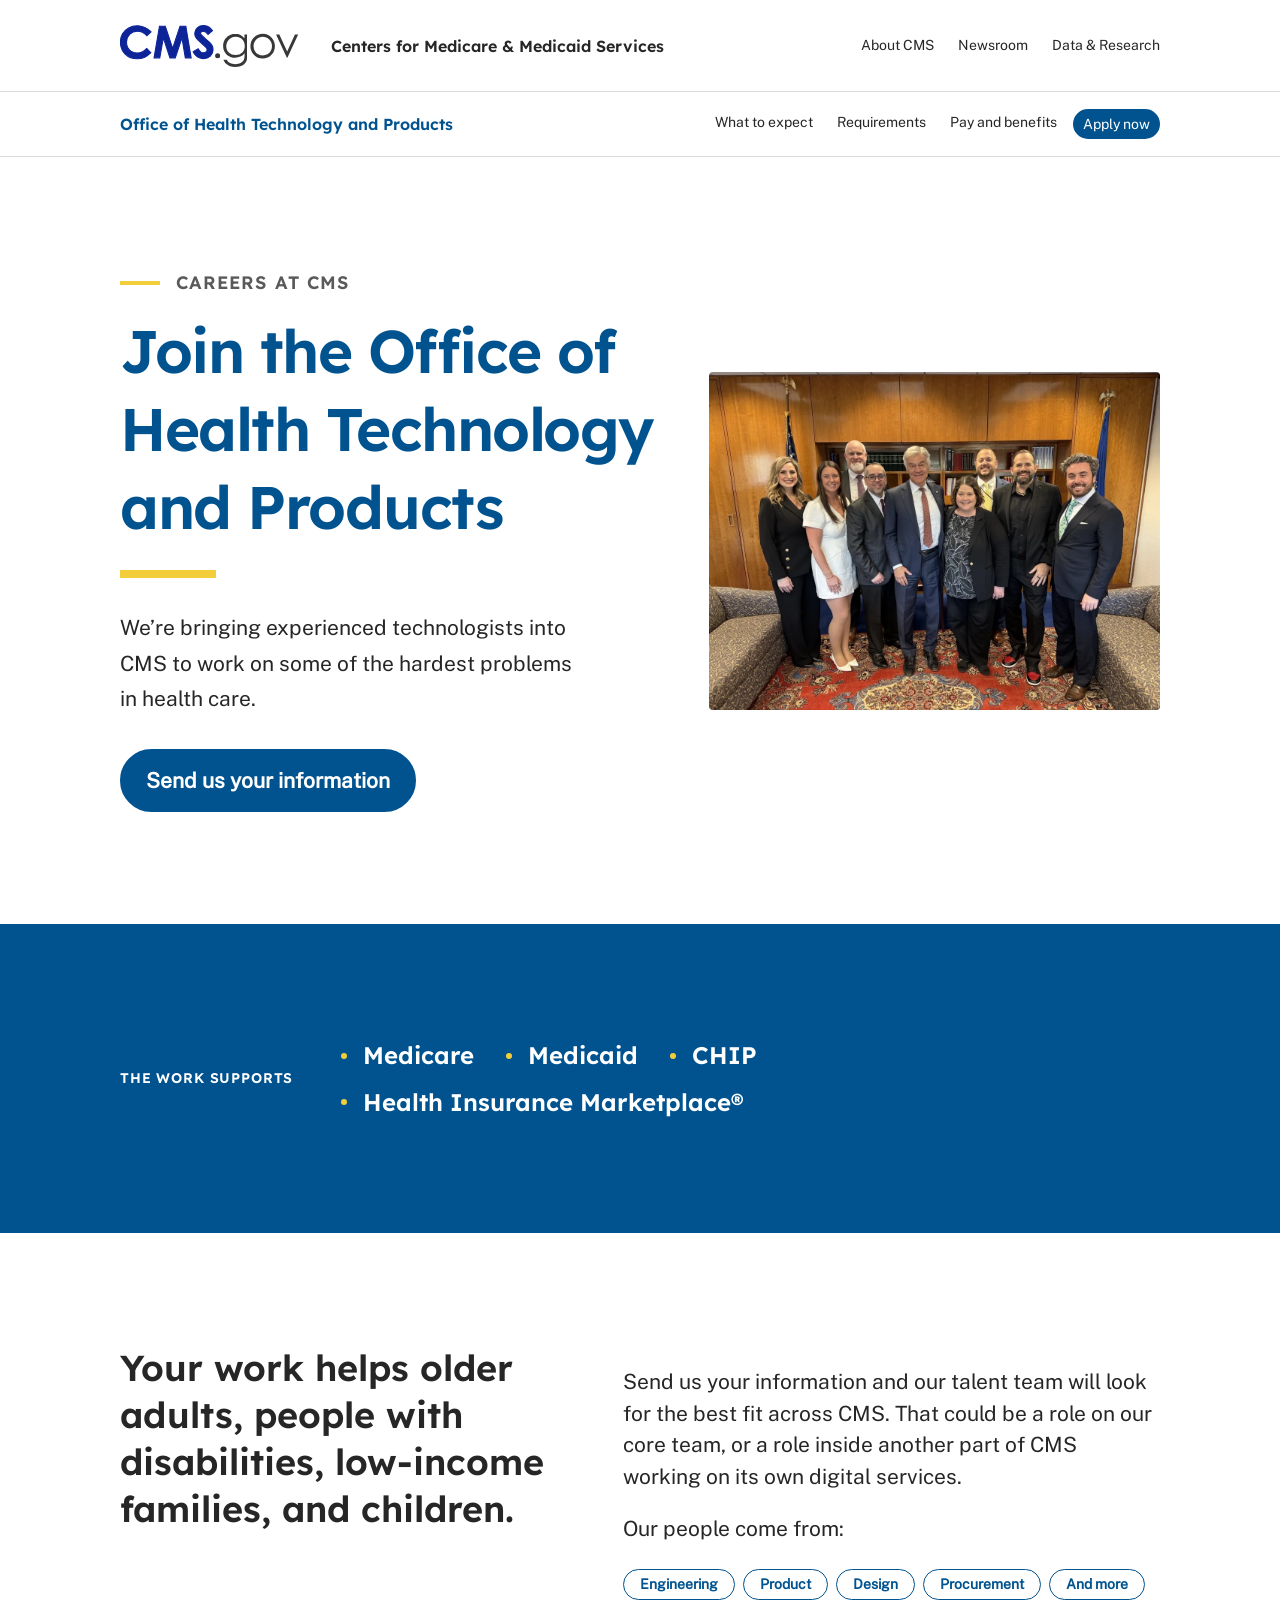
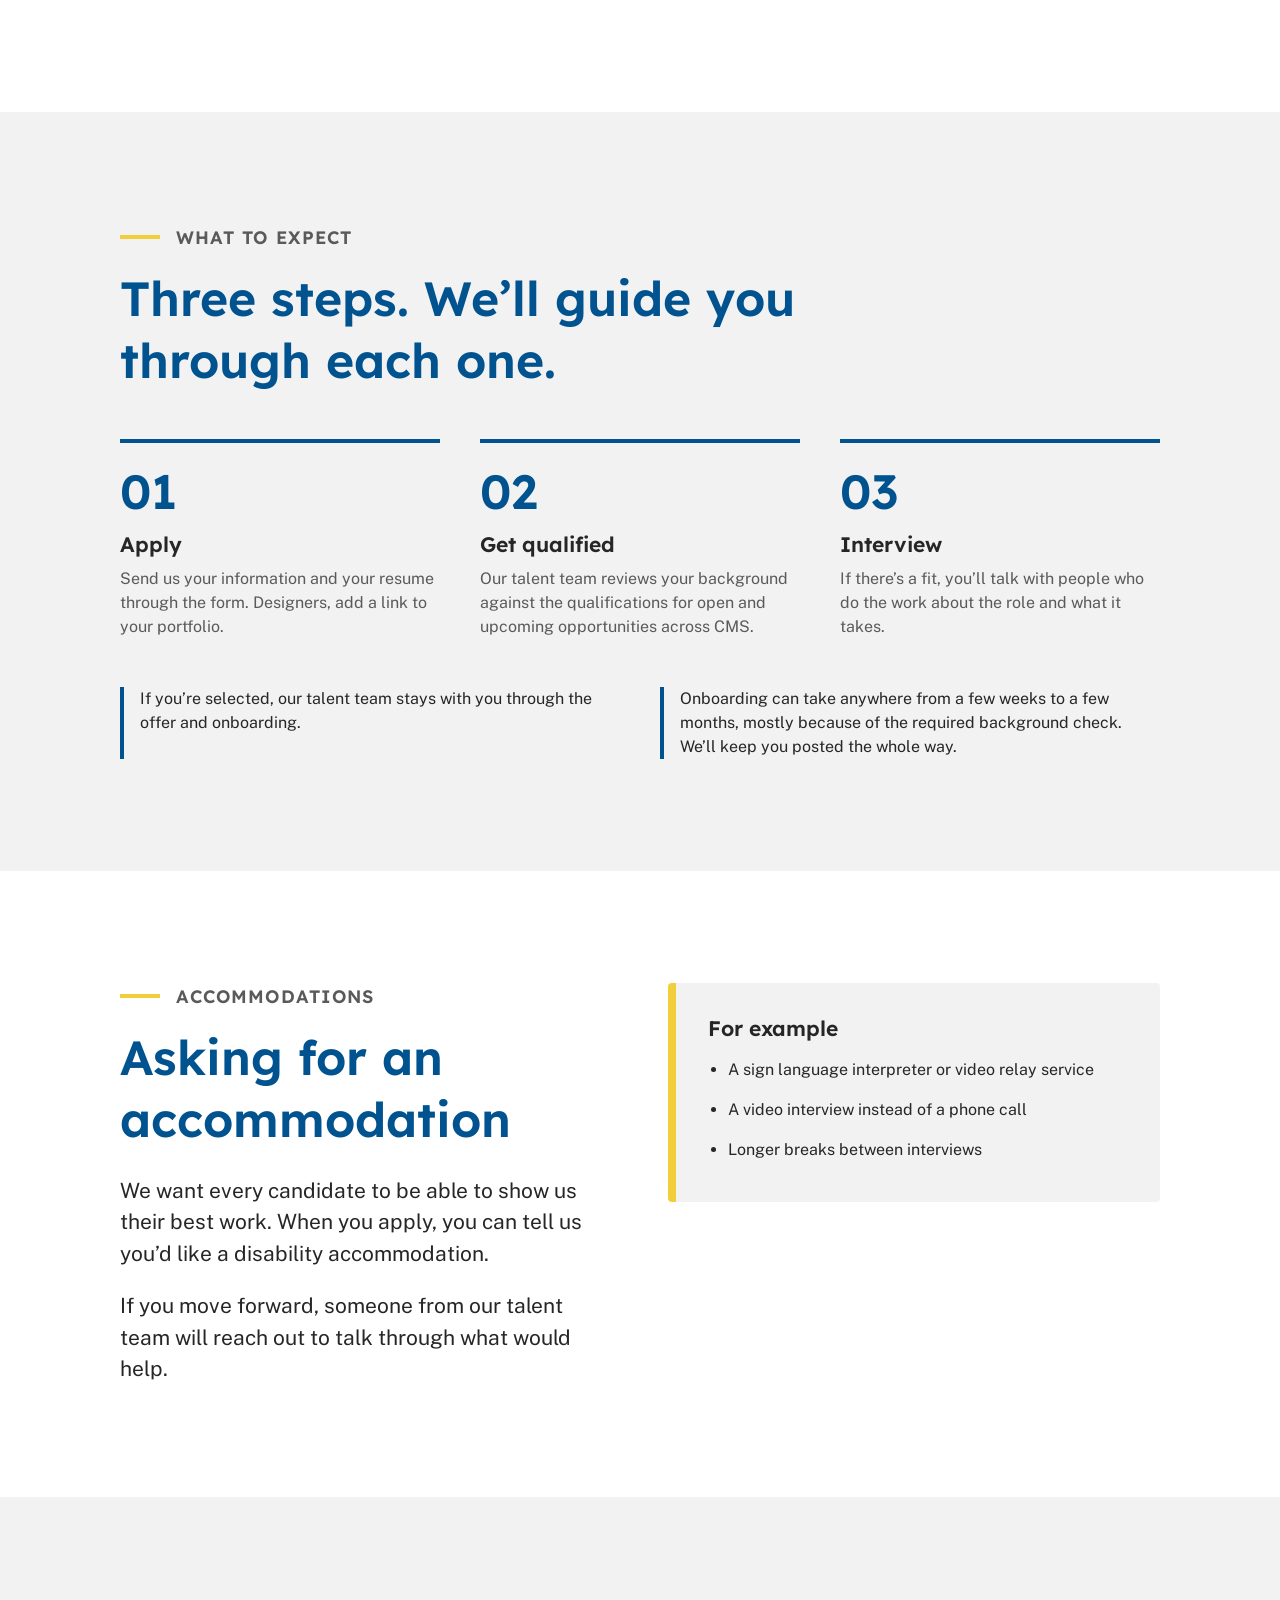
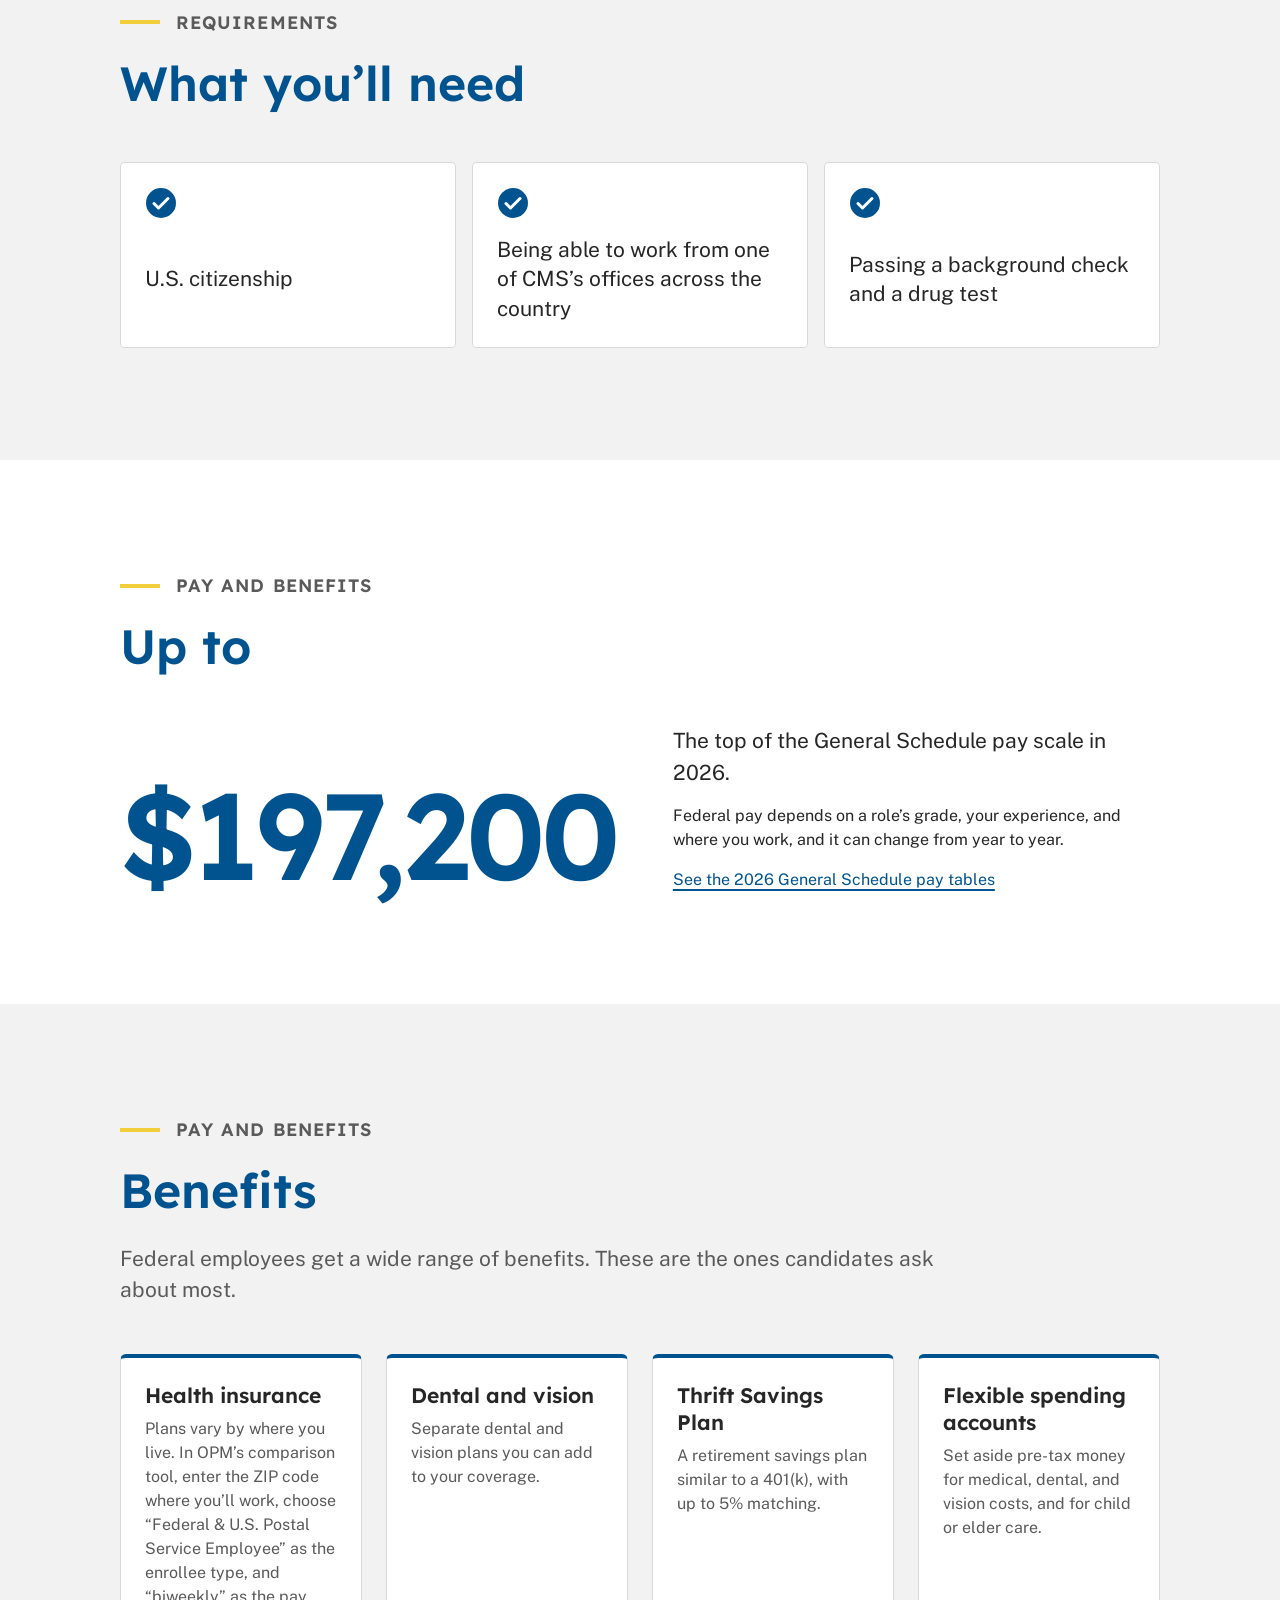
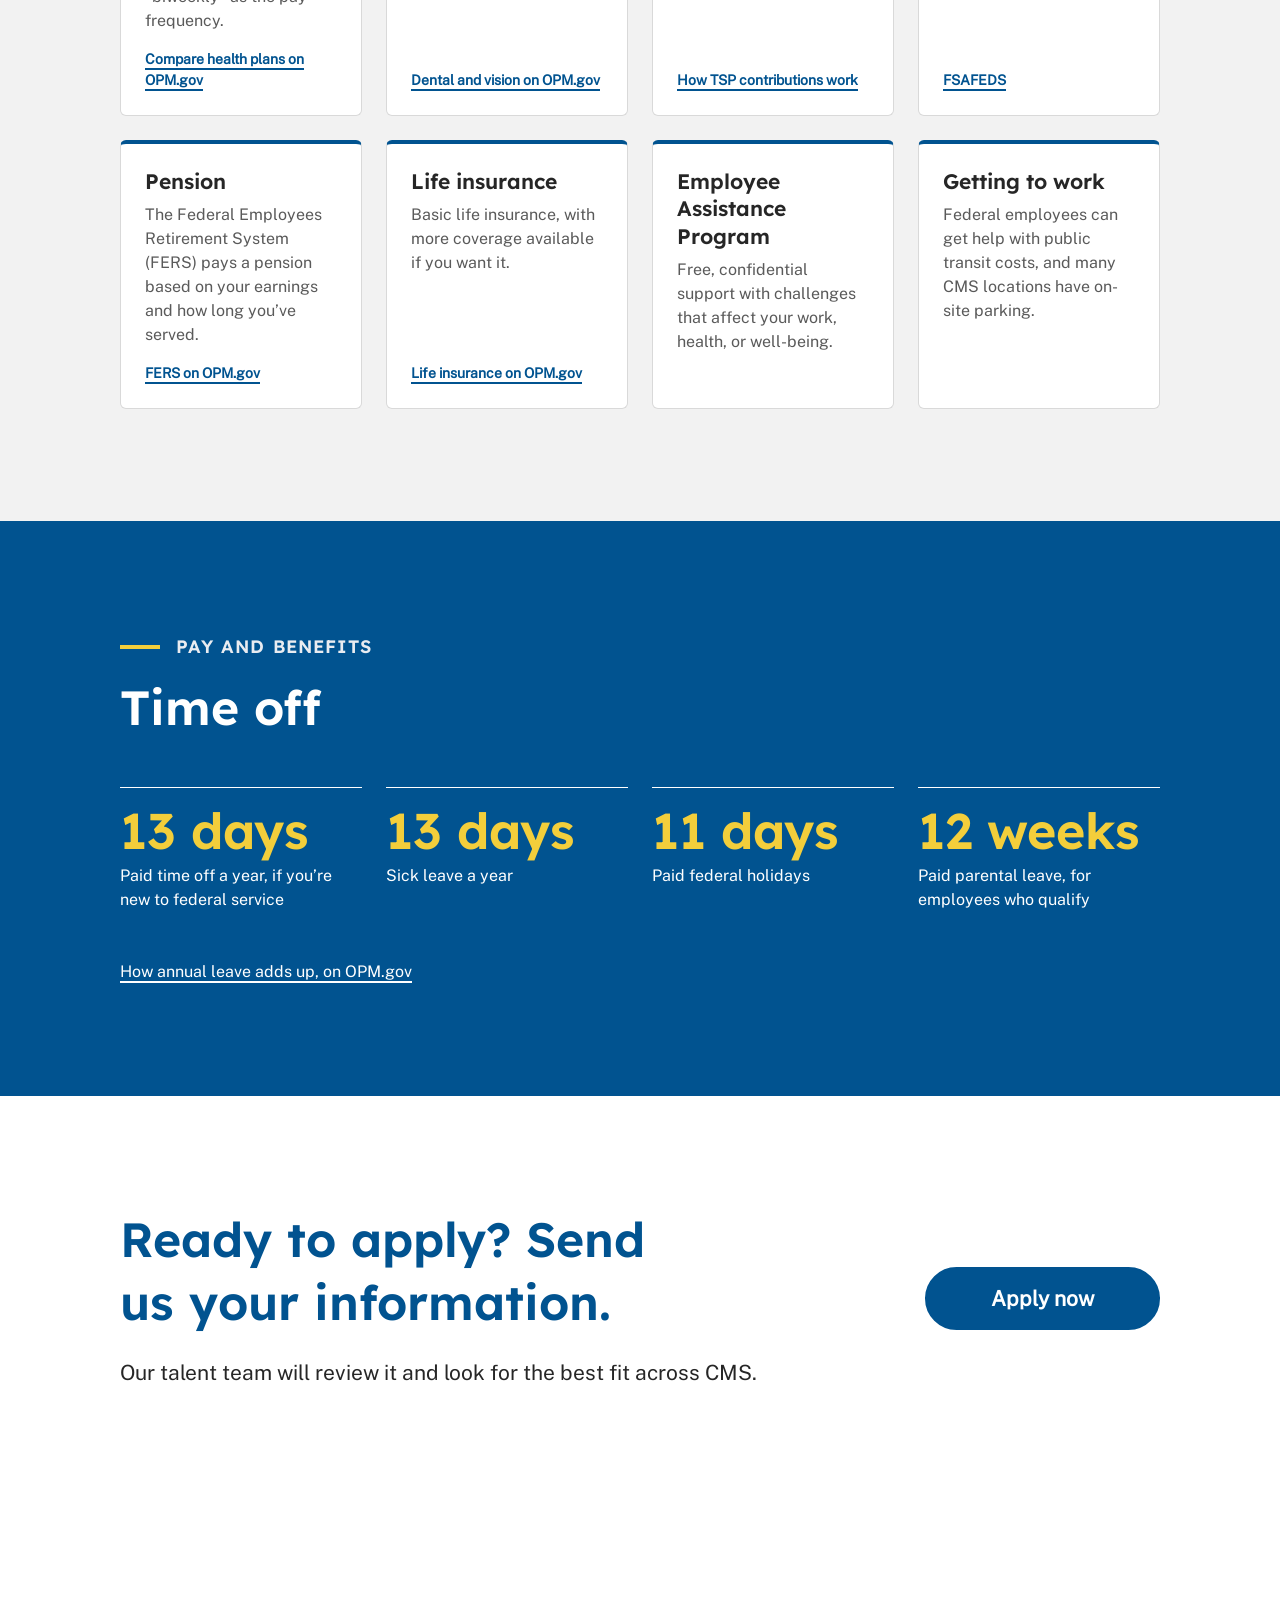
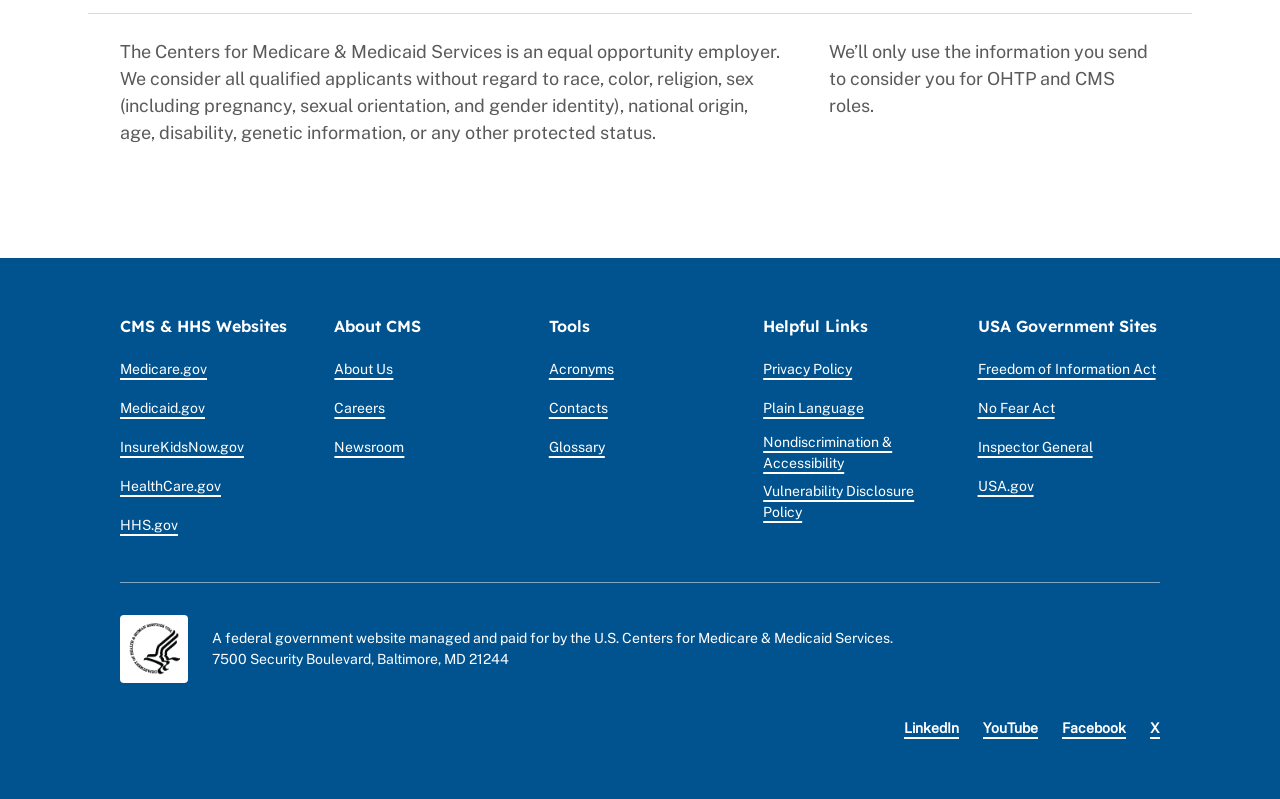
<file: index.html>
<!doctype html>
<html lang="en-US">
  <head>
    <meta charset="utf-8" />
    <meta name="viewport" content="width=device-width, initial-scale=1.0" />
    <meta name="robots" content="noindex" />

    <link rel="icon" href="./favicon.ico" />
    <link rel="stylesheet" href="./_bridgetown/static/index.25562J4V.css" />
    <script src="./_bridgetown/static/index.F3LJEZO7.js" defer></script>

    <!-- Begin Bridgetown SEO tag v7.0.1 -->
    <title>
      Office of Health Technology and Products: Centers for Medicare &amp;
      Medicaid Services
    </title>
    <meta
      property="og:title"
      content="Office of Health Technology and Products: Centers for Medicare &amp; Medicaid Services"
    />
    <meta property="og:locale" content="en_US" />
    <meta
      name="description"
      content="Work on technology that supports Medicare, Medicaid, CHIP, and the Health Insurance Marketplace®. Send your information to the CMS talent team."
    />
    <meta
      property="og:description"
      content="Work on technology that supports Medicare, Medicaid, CHIP, and the Health Insurance Marketplace®. Send your information to the CMS talent team."
    />
    <link rel="canonical" href="https://cmsgov.github.io/ohtp-join/" />
    <meta property="og:url" content="https://cmsgov.github.io/ohtp-join/" />
    <meta
      property="og:site_name"
      content="Office of Health Technology and Products"
    />
    <meta property="og:type" content="article" />
    <meta
      property="article:published_time"
      content="2026-11-16T11:49:48-05:00"
    />
    <meta name="twitter:card" content="summary" />
    <meta
      property="twitter:title"
      content="Office of Health Technology and Products: Centers for Medicare &amp; Medicaid Services"
    />
    <!-- End Bridgetown SEO tag -->
  </head>
  <body>
    <a class="ds-c-skip-nav" href="#main-content">Skip to main content</a>
    <header class="ohtp-cms-header">
      <div class="ds-l-container ohtp-cms-header__inner">
        <a class="ohtp-cms-header__brand" href="https://www.cms.gov/">
          <img
            class="ohtp-cms-header__logo"
            src="./images/cms-logo.svg"
            alt="CMS.gov"
            width="180"
            height="43"
          />
          <span class="ohtp-cms-header__tagline"
            >Centers for Medicare &amp; Medicaid Services</span
          >
        </a>
        <nav aria-label="CMS.gov">
          <ul class="ohtp-cms-header__utility">
            <li><a href="https://www.cms.gov/about-cms">About CMS</a></li>
            <li><a href="https://www.cms.gov/newsroom">Newsroom</a></li>
            <li>
              <a href="https://www.cms.gov/data-research"
                >Data &amp; Research</a
              >
            </li>
          </ul>
        </nav>
      </div>
    </header>

    <nav
      class="ohtp-local-nav"
      aria-label="Office of Health Technology and Products"
    >
      <div class="ds-l-container ohtp-local-nav__inner">
        <p class="ohtp-local-nav__office">
          Office of Health Technology and Products
        </p>
        <ul class="ohtp-local-nav__links">
          <li><a href="./#what-to-expect">What to expect</a></li>
          <li><a href="./#requirements">Requirements</a></li>
          <li><a href="./#pay">Pay and benefits</a></li>
        </ul>
        <a
          href="./apply/"
          class="ds-c-button ds-c-button--small ds-c-button--solid"
          >Apply now</a
        >
      </div>
    </nav>

    <main id="main-content">
      <section
        class="ohtp-band ohtp-band--white ohtp-hero"
        aria-labelledby="section-1-title"
      >
        <div class="ds-l-container ohtp-hero__grid">
          <div class="ohtp-hero__text">
            <p class="ohtp-eyebrow">Careers at CMS</p>
            <h1
              class="ohtp-hero__title ds-text-heading--5xl"
              id="section-1-title"
            >
              Join the Office of Health Technology and Products<span
                class="ohtp-hero__rule"
                aria-hidden="true"
              ></span>
            </h1>
            <div class="ohtp-hero__lede">
              <p>
                We’re bringing experienced technologists into CMS to work on
                some of the hardest problems in health care.
              </p>
            </div>
            <a
              href="./apply/"
              class="ds-c-button ds-c-button--big ds-c-button--solid"
              >Send us your information</a
            >
          </div>
          <div class="ohtp-hero__media">
            <img
              src="./images/ohtp-team.webp"
              alt="Nine members of the OHTP team standing together in a wood-paneled office."
            />
          </div>
        </div>
      </section>

      <section
        class="ohtp-band ohtp-band--dark ohtp-program-strip"
        aria-label="The work supports"
      >
        <div class="ds-l-container ohtp-program-strip__inner">
          <p class="ohtp-program-strip__label">The work supports</p>
          <ul class="ohtp-program-strip__list">
            <li>Medicare</li>
            <li>Medicaid</li>
            <li>CHIP</li>
            <li>Health Insurance Marketplace®</li>
          </ul>
        </div>
      </section>

      <section
        class="ohtp-band ohtp-band--white ohtp-intro"
        aria-labelledby="section-3-title"
      >
        <div class="ds-l-container ohtp-intro__grid ohtp-reveal">
          <h2
            class="ohtp-intro__statement ds-text-heading--3xl"
            id="section-3-title"
          >
            Your work helps older adults, people with disabilities, low-income
            families, and children.
          </h2>
          <div class="ohtp-intro__body">
            <p>
              Send us your information and our talent team will look for the
              best fit across CMS. That could be a role on our core team, or a
              role inside another part of CMS working on its own digital
              services.
            </p>

            <p>Our people come from:</p>
            <ul class="ohtp-intro__tags">
              <li>Engineering</li>
              <li>Product</li>
              <li>Design</li>
              <li>Procurement</li>
              <li>And more</li>
            </ul>
          </div>
        </div>
      </section>

      <section
        class="ohtp-band ohtp-band--tint ohtp-steps"
        id="what-to-expect"
        aria-labelledby="what-to-expect-title"
      >
        <div class="ds-l-container">
          <div class="ohtp-section-head ohtp-reveal">
            <p class="ohtp-eyebrow">What to expect</p>
            <h2
              class="ohtp-section-head__title ds-text-heading--4xl"
              id="what-to-expect-title"
            >
              Three steps. We’ll guide you through each one.
            </h2>
          </div>

          <ol class="ohtp-steps__list ohtp-reveal">
            <li class="ohtp-steps__item">
              <h3 class="ohtp-steps__title ds-text-heading--xl">Apply</h3>
              <p>
                Send us your information and your resume through the form.
                Designers, add a link to your portfolio.
              </p>
            </li>
            <li class="ohtp-steps__item">
              <h3 class="ohtp-steps__title ds-text-heading--xl">
                Get qualified
              </h3>
              <p>
                Our talent team reviews your background against the
                qualifications for open and upcoming opportunities across CMS.
              </p>
            </li>
            <li class="ohtp-steps__item">
              <h3 class="ohtp-steps__title ds-text-heading--xl">Interview</h3>
              <p>
                If there’s a fit, you’ll talk with people who do the work about
                the role and what it takes.
              </p>
            </li>
          </ol>
          <div class="ohtp-steps__notes ohtp-reveal">
            <p>
              If you’re selected, our talent team stays with you through the
              offer and onboarding.
            </p>

            <p>
              Onboarding can take anywhere from a few weeks to a few months,
              mostly because of the required background check. We’ll keep you
              posted the whole way.
            </p>
          </div>
        </div>
      </section>

      <section
        class="ohtp-band ohtp-band--white ohtp-summary"
        aria-labelledby="section-5-title"
      >
        <div class="ds-l-container ohtp-summary__grid">
          <div class="ohtp-summary__text ohtp-reveal">
            <p class="ohtp-eyebrow">Accommodations</p>
            <h2
              class="ohtp-summary__title ds-text-heading--4xl"
              id="section-5-title"
            >
              Asking for an accommodation
            </h2>
            <p>
              We want every candidate to be able to show us their best work.
              When you apply, you can tell us you’d like a disability
              accommodation.
            </p>

            <p>
              If you move forward, someone from our talent team will reach out
              to talk through what would help.
            </p>
          </div>
          <div
            class="ohtp-summary__box ohtp-reveal"
            role="region"
            aria-labelledby="section-5-title-box"
          >
            <h3
              class="ds-text-heading--xl ohtp-summary__box-heading"
              id="section-5-title-box"
            >
              For example
            </h3>
            <ul>
              <li>A sign language interpreter or video relay service</li>
              <li>A video interview instead of a phone call</li>
              <li>Longer breaks between interviews</li>
            </ul>
          </div>
        </div>
      </section>

      <section
        class="ohtp-band ohtp-band--tint ohtp-checklist"
        id="requirements"
        aria-labelledby="requirements-title"
      >
        <div class="ds-l-container">
          <div class="ohtp-section-head ohtp-reveal">
            <p class="ohtp-eyebrow">Requirements</p>
            <h2
              class="ohtp-section-head__title ds-text-heading--4xl"
              id="requirements-title"
            >
              What you’ll need
            </h2>
          </div>

          <ul class="ohtp-checklist__list ohtp-reveal">
            <li class="ohtp-checklist__item">
              <svg
                class="ohtp-checklist__icon"
                viewBox="0 0 32 32"
                aria-hidden="true"
                focusable="false"
              >
                <circle cx="16" cy="16" r="15" fill="currentColor"></circle>
                <path
                  d="M9 16.5l4.5 4.5L23 11.5"
                  fill="none"
                  stroke="#fff"
                  stroke-width="3"
                  stroke-linecap="round"
                  stroke-linejoin="round"
                ></path>
              </svg>
              <span>U.S. citizenship</span>
            </li>
            <li class="ohtp-checklist__item">
              <svg
                class="ohtp-checklist__icon"
                viewBox="0 0 32 32"
                aria-hidden="true"
                focusable="false"
              >
                <circle cx="16" cy="16" r="15" fill="currentColor"></circle>
                <path
                  d="M9 16.5l4.5 4.5L23 11.5"
                  fill="none"
                  stroke="#fff"
                  stroke-width="3"
                  stroke-linecap="round"
                  stroke-linejoin="round"
                ></path>
              </svg>
              <span
                >Being able to work from one of CMS’s offices across the
                country</span
              >
            </li>
            <li class="ohtp-checklist__item">
              <svg
                class="ohtp-checklist__icon"
                viewBox="0 0 32 32"
                aria-hidden="true"
                focusable="false"
              >
                <circle cx="16" cy="16" r="15" fill="currentColor"></circle>
                <path
                  d="M9 16.5l4.5 4.5L23 11.5"
                  fill="none"
                  stroke="#fff"
                  stroke-width="3"
                  stroke-linecap="round"
                  stroke-linejoin="round"
                ></path>
              </svg>
              <span>Passing a background check and a drug test</span>
            </li>
          </ul>
        </div>
      </section>

      <section
        class="ohtp-band ohtp-band--white ohtp-pay"
        id="pay"
        aria-labelledby="pay-title"
        data-as-of="2026"
      >
        <div class="ds-l-container">
          <div class="ohtp-section-head ohtp-reveal">
            <p class="ohtp-eyebrow">Pay and benefits</p>
            <h2
              class="ohtp-section-head__title ds-text-heading--4xl"
              id="pay-title"
            >
              Up to
            </h2>
          </div>

          <div class="ohtp-pay__grid ohtp-reveal">
            <p class="ohtp-pay__figure">$197,200</p>
            <div class="ohtp-pay__text">
              <p class="ohtp-pay__label">
                The top of the General Schedule pay scale in 2026.
              </p>
              <p>
                Federal pay depends on a role’s grade, your experience, and
                where you work, and it can change from year to year.
              </p>
              <p>
                <a
                  href="https://www.opm.gov/policy-data-oversight/pay-leave/salaries-wages/salary-tables/26Tables/html/DCB.aspx"
                  >See the 2026 General Schedule pay tables</a
                >
              </p>
            </div>
          </div>
        </div>
      </section>

      <section
        class="ohtp-band ohtp-band--tint ohtp-cards"
        aria-labelledby="section-8-title"
      >
        <div class="ds-l-container">
          <div class="ohtp-section-head ohtp-reveal">
            <p class="ohtp-eyebrow">Pay and benefits</p>
            <h2
              class="ohtp-section-head__title ds-text-heading--4xl"
              id="section-8-title"
            >
              Benefits
            </h2>
            <div class="ohtp-section-head__intro">
              <p>
                Federal employees get a wide range of benefits. These are the
                ones candidates ask about most.
              </p>
            </div>
          </div>

          <ul class="ohtp-cards__list ohtp-reveal">
            <li>
              <div class="ds-c-card ohtp-cards__card">
                <h3 class="ds-text-heading--xl ohtp-cards__title">
                  Health insurance
                </h3>
                <div class="ohtp-cards__body">
                  <p>
                    Plans vary by where you live. In OPM’s comparison tool,
                    enter the ZIP code where you’ll work, choose “Federal &amp;
                    U.S. Postal Service Employee” as the enrollee type, and
                    “biweekly” as the pay frequency.
                  </p>
                </div>
                <p class="ohtp-cards__link">
                  <a
                    href="https://www.opm.gov/healthcare-insurance/healthcare/plan-information/compare-plans/"
                    >Compare health plans on OPM.gov</a
                  >
                </p>
              </div>
            </li>
            <li>
              <div class="ds-c-card ohtp-cards__card">
                <h3 class="ds-text-heading--xl ohtp-cards__title">
                  Dental and vision
                </h3>
                <div class="ohtp-cards__body">
                  <p>
                    Separate dental and vision plans you can add to your
                    coverage.
                  </p>
                </div>
                <p class="ohtp-cards__link">
                  <a
                    href="https://www.opm.gov/healthcare-insurance/dental-vision/"
                    >Dental and vision on OPM.gov</a
                  >
                </p>
              </div>
            </li>
            <li>
              <div class="ds-c-card ohtp-cards__card">
                <h3 class="ds-text-heading--xl ohtp-cards__title">
                  Thrift Savings Plan
                </h3>
                <div class="ohtp-cards__body">
                  <p>
                    A retirement savings plan similar to a 401(k), with up to 5%
                    matching.
                  </p>
                </div>
                <p class="ohtp-cards__link">
                  <a href="https://www.tsp.gov/what-is-contribution/"
                    >How TSP contributions work</a
                  >
                </p>
              </div>
            </li>
            <li>
              <div class="ds-c-card ohtp-cards__card">
                <h3 class="ds-text-heading--xl ohtp-cards__title">
                  Flexible spending accounts
                </h3>
                <div class="ohtp-cards__body">
                  <p>
                    Set aside pre-tax money for medical, dental, and vision
                    costs, and for child or elder care.
                  </p>
                </div>
                <p class="ohtp-cards__link">
                  <a href="https://www.fsafeds.gov/">FSAFEDS</a>
                </p>
              </div>
            </li>
            <li>
              <div class="ds-c-card ohtp-cards__card">
                <h3 class="ds-text-heading--xl ohtp-cards__title">Pension</h3>
                <div class="ohtp-cards__body">
                  <p>
                    The Federal Employees Retirement System (FERS) pays a
                    pension based on your earnings and how long you’ve served.
                  </p>
                </div>
                <p class="ohtp-cards__link">
                  <a
                    href="https://www.opm.gov/retirement-center/fers-information/"
                    >FERS on OPM.gov</a
                  >
                </p>
              </div>
            </li>
            <li>
              <div class="ds-c-card ohtp-cards__card">
                <h3 class="ds-text-heading--xl ohtp-cards__title">
                  Life insurance
                </h3>
                <div class="ohtp-cards__body">
                  <p>
                    Basic life insurance, with more coverage available if you
                    want it.
                  </p>
                </div>
                <p class="ohtp-cards__link">
                  <a
                    href="https://www.opm.gov/healthcare-insurance/life-insurance/"
                    >Life insurance on OPM.gov</a
                  >
                </p>
              </div>
            </li>
            <li>
              <div class="ds-c-card ohtp-cards__card">
                <h3 class="ds-text-heading--xl ohtp-cards__title">
                  Employee Assistance Program
                </h3>
                <div class="ohtp-cards__body">
                  <p>
                    Free, confidential support with challenges that affect your
                    work, health, or well-being.
                  </p>
                </div>
              </div>
            </li>
            <li>
              <div class="ds-c-card ohtp-cards__card">
                <h3 class="ds-text-heading--xl ohtp-cards__title">
                  Getting to work
                </h3>
                <div class="ohtp-cards__body">
                  <p>
                    Federal employees can get help with public transit costs,
                    and many CMS locations have on-site parking.
                  </p>
                </div>
              </div>
            </li>
          </ul>
        </div>
      </section>

      <section
        class="ohtp-band ohtp-band--dark ohtp-stats"
        aria-labelledby="section-9-title"
        data-as-of="2026"
      >
        <div class="ds-l-container">
          <div class="ohtp-section-head ohtp-reveal">
            <p class="ohtp-eyebrow">Pay and benefits</p>
            <h2
              class="ohtp-section-head__title ds-text-heading--4xl"
              id="section-9-title"
            >
              Time off
            </h2>
          </div>

          <ul class="ohtp-stats__list ohtp-reveal">
            <li>
              <span class="ohtp-stats__value">13 days</span
              ><span class="ohtp-stats__label"
                >Paid time off a year, if you’re new to federal service</span
              >
            </li>
            <li>
              <span class="ohtp-stats__value">13 days</span
              ><span class="ohtp-stats__label">Sick leave a year</span>
            </li>
            <li>
              <span class="ohtp-stats__value">11 days</span
              ><span class="ohtp-stats__label">Paid federal holidays</span>
            </li>
            <li>
              <span class="ohtp-stats__value">12 weeks</span
              ><span class="ohtp-stats__label"
                >Paid parental leave, for employees who qualify</span
              >
            </li>
          </ul>
          <p class="ohtp-stats__source">
            <a
              href="https://www.opm.gov/policy-data-oversight/pay-leave/leave-administration/fact-sheets/annual-leave/"
              >How annual leave adds up, on OPM.gov</a
            >
          </p>
        </div>
      </section>

      <section
        class="ohtp-band ohtp-band--white ohtp-cta"
        id="apply"
        aria-labelledby="apply-title"
      >
        <div class="ds-l-container ohtp-cta__inner ohtp-reveal">
          <div class="ohtp-cta__text">
            <h2 class="ohtp-cta__title ds-text-heading--4xl" id="apply-title">
              Ready to apply? Send us your information.
            </h2>
            <p>
              Our talent team will review it and look for the best fit across
              CMS.
            </p>
          </div>
          <a
            href="./apply/"
            class="ds-c-button ds-c-button--big ds-c-button--solid"
            >Apply now</a
          >
        </div>
      </section>

      <section
        class="ohtp-band ohtp-band--white ohtp-fineprint"
        aria-label="Notices"
      >
        <div class="ds-l-container ohtp-fineprint__inner">
          <p>
            The Centers for Medicare &amp; Medicaid Services is an equal
            opportunity employer. We consider all qualified applicants without
            regard to race, color, religion, sex (including pregnancy, sexual
            orientation, and gender identity), national origin, age, disability,
            genetic information, or any other protected status.
          </p>

          <p>
            We’ll only use the information you send to consider you for OHTP and
            CMS roles.
          </p>
        </div>
      </section>
    </main>
    <footer class="ohtp-cms-footer">
      <div class="ds-l-container">
        <div class="ohtp-cms-footer__columns">
          <nav aria-labelledby="footer-column-1">
            <h2 class="ohtp-cms-footer__heading" id="footer-column-1">
              CMS &amp; HHS Websites
            </h2>
            <ul class="ohtp-cms-footer__links">
              <li><a href="https://www.medicare.gov/">Medicare.gov</a></li>
              <li><a href="https://www.medicaid.gov/">Medicaid.gov</a></li>
              <li>
                <a href="https://www.insurekidsnow.gov/">InsureKidsNow.gov</a>
              </li>
              <li><a href="https://www.healthcare.gov/">HealthCare.gov</a></li>
              <li><a href="https://www.hhs.gov/">HHS.gov</a></li>
            </ul>
          </nav>
          <nav aria-labelledby="footer-column-2">
            <h2 class="ohtp-cms-footer__heading" id="footer-column-2">
              About CMS
            </h2>
            <ul class="ohtp-cms-footer__links">
              <li><a href="https://www.cms.gov/about-cms">About Us</a></li>
              <li>
                <a href="https://www.cms.gov/about-cms/work-with-us/careers"
                  >Careers</a
                >
              </li>
              <li><a href="https://www.cms.gov/newsroom">Newsroom</a></li>
            </ul>
          </nav>
          <nav aria-labelledby="footer-column-3">
            <h2 class="ohtp-cms-footer__heading" id="footer-column-3">Tools</h2>
            <ul class="ohtp-cms-footer__links">
              <li><a href="https://www.cms.gov/acronyms">Acronyms</a></li>
              <li>
                <a href="https://www.cms.gov/about-cms/contact/directory"
                  >Contacts</a
                >
              </li>
              <li><a href="https://www.cms.gov/glossary">Glossary</a></li>
            </ul>
          </nav>
          <nav aria-labelledby="footer-column-4">
            <h2 class="ohtp-cms-footer__heading" id="footer-column-4">
              Helpful Links
            </h2>
            <ul class="ohtp-cms-footer__links">
              <li>
                <a
                  href="https://www.cms.gov/about-cms/web-policies-important-links/web-policies/privacy"
                  >Privacy Policy</a
                >
              </li>
              <li>
                <a href="https://www.medicare.gov/about-us/plain-writing"
                  >Plain Language</a
                >
              </li>
              <li>
                <a
                  href="https://www.cms.gov/about-cms/web-policies-important-links/accessibility-nondiscrimination-disabilities-notice"
                  >Nondiscrimination &amp; Accessibility</a
                >
              </li>
              <li>
                <a
                  href="https://www.cms.gov/about-cms/information-systems/privacy/vulnerability-disclosure-policy"
                  >Vulnerability Disclosure Policy</a
                >
              </li>
            </ul>
          </nav>
          <nav aria-labelledby="footer-column-5">
            <h2 class="ohtp-cms-footer__heading" id="footer-column-5">
              USA Government Sites
            </h2>
            <ul class="ohtp-cms-footer__links">
              <li>
                <a
                  href="https://www.cms.gov/freedom-information-act-foia-service-center"
                  >Freedom of Information Act</a
                >
              </li>
              <li>
                <a
                  href="https://www.cms.gov/about-cms/web-policies-important-links/no-fear-act"
                  >No Fear Act</a
                >
              </li>
              <li><a href="https://www.oig.hhs.gov">Inspector General</a></li>
              <li><a href="https://www.usa.gov/">USA.gov</a></li>
            </ul>
          </nav>
        </div>
        <div class="ohtp-cms-footer__identity">
          <a class="ohtp-cms-footer__hhs" href="https://www.hhs.gov">
            <img
              src="./images/hhs-logo.png"
              alt="U.S. Department of Health and Human Services"
              width="52"
              height="52"
            />
          </a>
          <div class="ohtp-cms-footer__statement">
            <p>
              A federal government website managed and paid for by the U.S.
              Centers for Medicare &amp; Medicaid Services.
            </p>
            <p>7500 Security Boulevard, Baltimore, MD 21244</p>
          </div>
          <ul class="ohtp-cms-footer__social" aria-label="Connect with CMS">
            <li>
              <a
                href="https://www.linkedin.com/company/centers-for-medicare-&amp;-medicaid-services/"
                >LinkedIn</a
              >
            </li>
            <li>
              <a href="https://www.youtube.com/user/CMSHHSgov">YouTube</a>
            </li>
            <li><a href="https://www.facebook.com/CMSGov">Facebook</a></li>
            <li><a href="https://x.com/CMSgov">X</a></li>
          </ul>
        </div>
      </div>
    </footer>
  </body>
</html>
</file>
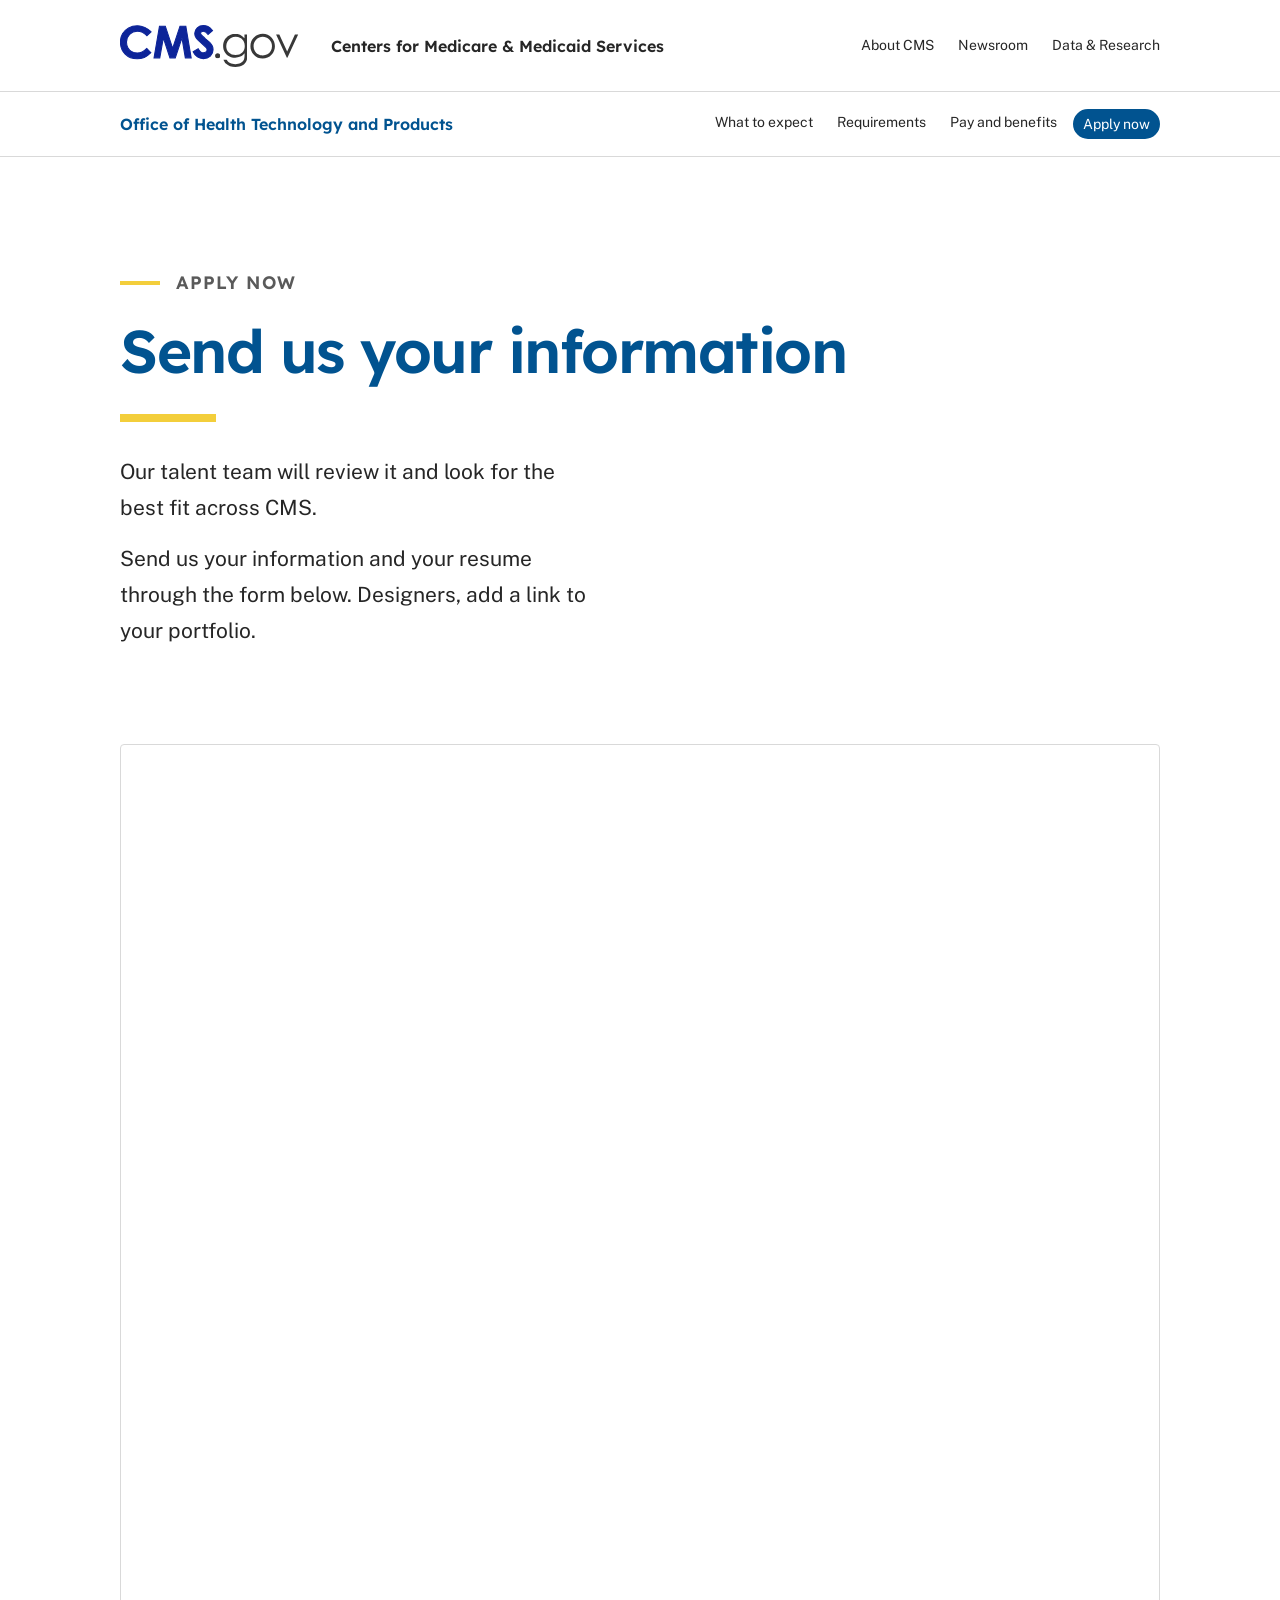
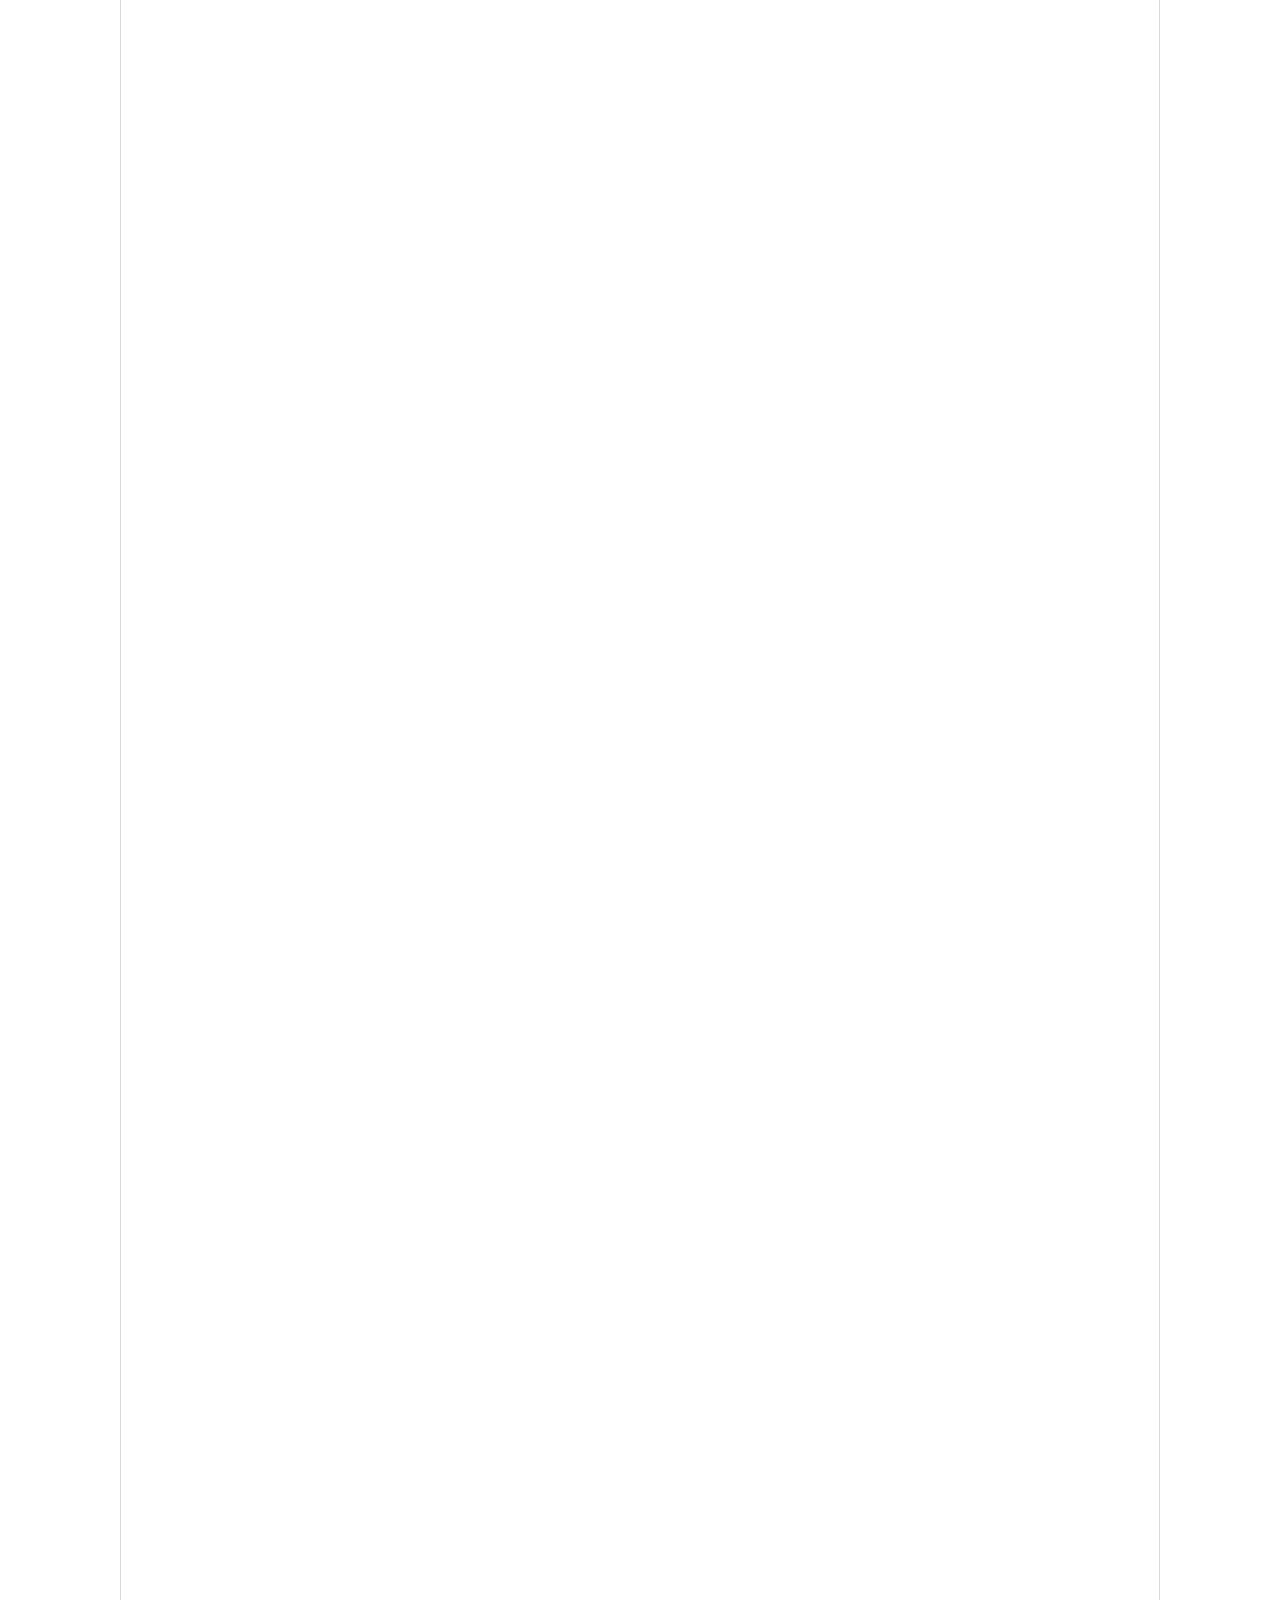
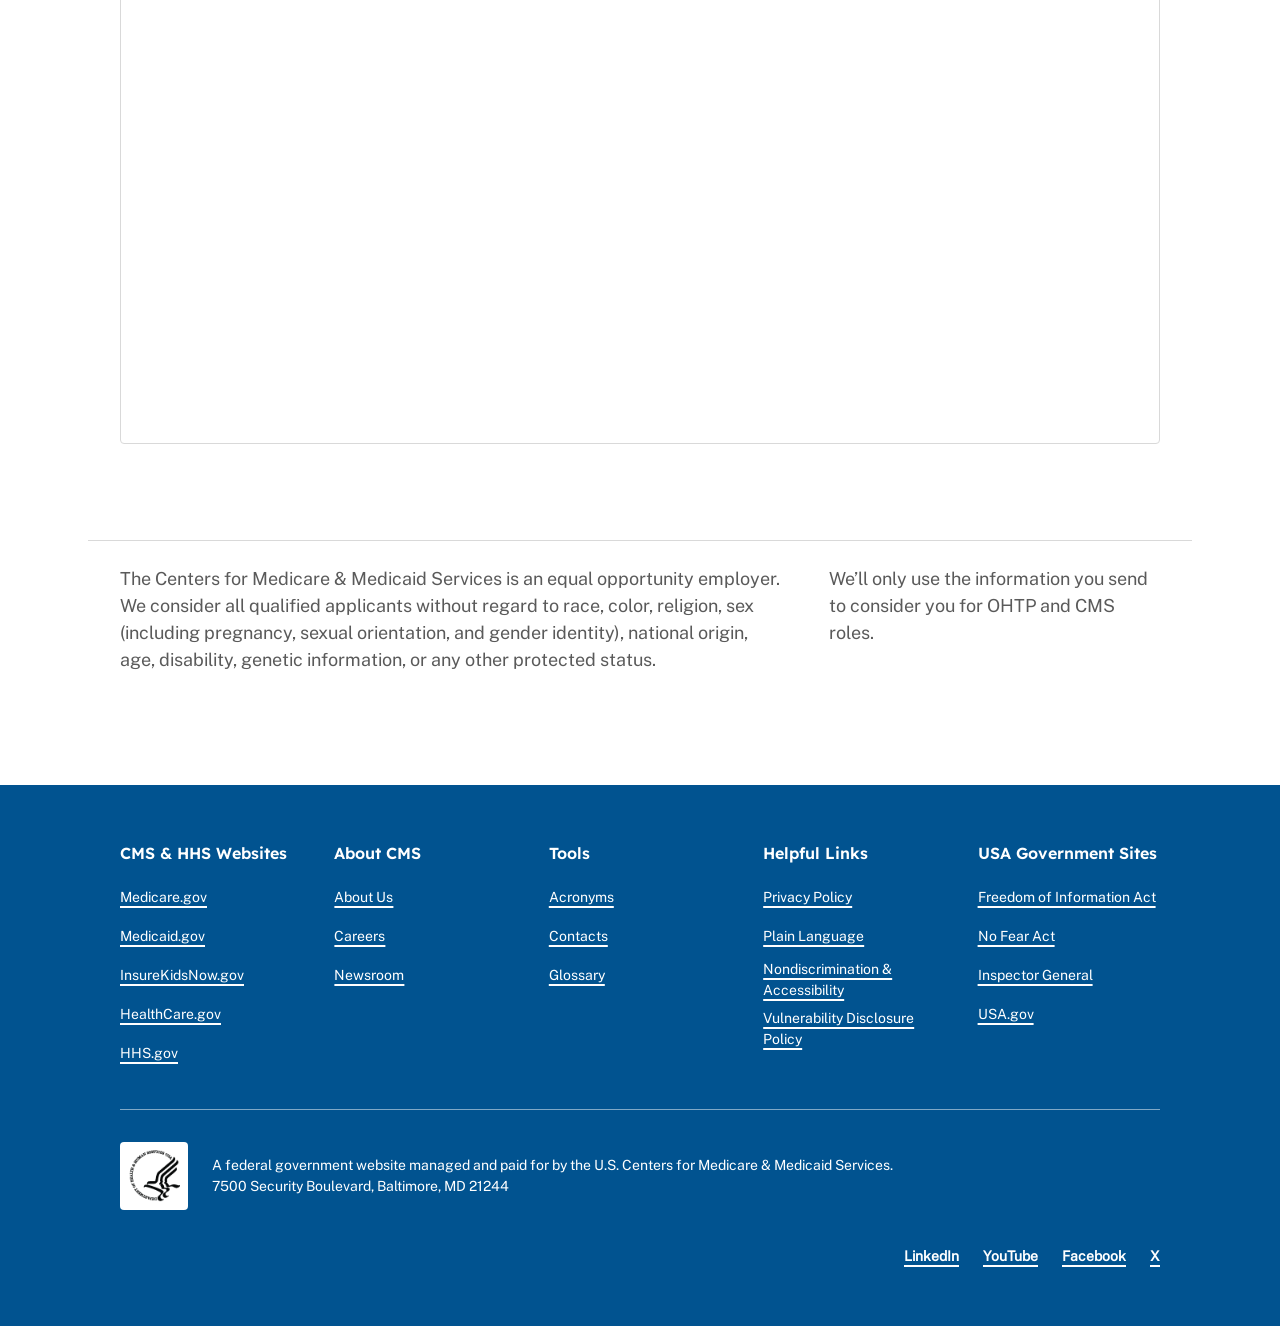
<file: apply/index.html>
<!doctype html>
<html lang="en-US">
  <head>
    <meta charset="utf-8" />
    <meta name="viewport" content="width=device-width, initial-scale=1.0" />
    <meta name="robots" content="noindex" />

    <link rel="icon" href="../favicon.ico" />
    <link rel="stylesheet" href="../_bridgetown/static/index.25562J4V.css" />
    <script src="../_bridgetown/static/index.F3LJEZO7.js" defer></script>

    <!-- Begin Bridgetown SEO tag v7.0.1 -->
    <title>
      Send us your information | Office of Health Technology and Products
    </title>
    <meta property="og:title" content="Send us your information" />
    <meta property="og:locale" content="en_US" />
    <meta
      name="description"
      content="Work on technology that supports Medicare, Medicaid, CHIP, and the Health Insurance Marketplace®. Send your information to the CMS talent team."
    />
    <meta
      property="og:description"
      content="Work on technology that supports Medicare, Medicaid, CHIP, and the Health Insurance Marketplace®. Send your information to the CMS talent team."
    />
    <link rel="canonical" href="https://cmsgov.github.io/ohtp-join/" />
    <meta property="og:url" content="https://cmsgov.github.io/ohtp-join/" />
    <meta
      property="og:site_name"
      content="Office of Health Technology and Products"
    />
    <meta property="og:type" content="article" />
    <meta
      property="article:published_time"
      content="2026-11-16T11:49:48-05:00"
    />
    <meta name="twitter:card" content="summary" />
    <meta property="twitter:title" content="Send us your information" />
    <!-- End Bridgetown SEO tag -->
  </head>
  <body>
    <a class="ds-c-skip-nav" href="#main-content">Skip to main content</a>

    <header class="ohtp-cms-header">
      <div class="ds-l-container ohtp-cms-header__inner">
        <a class="ohtp-cms-header__brand" href="https://www.cms.gov/">
          <img
            class="ohtp-cms-header__logo"
            src="../images/cms-logo.svg"
            alt="CMS.gov"
            width="180"
            height="43"
          />
          <span class="ohtp-cms-header__tagline"
            >Centers for Medicare &amp; Medicaid Services</span
          >
        </a>
        <nav aria-label="CMS.gov">
          <ul class="ohtp-cms-header__utility">
            <li><a href="https://www.cms.gov/about-cms">About CMS</a></li>
            <li><a href="https://www.cms.gov/newsroom">Newsroom</a></li>
            <li>
              <a href="https://www.cms.gov/data-research"
                >Data &amp; Research</a
              >
            </li>
          </ul>
        </nav>
      </div>
    </header>

    <nav
      class="ohtp-local-nav"
      aria-label="Office of Health Technology and Products"
    >
      <div class="ds-l-container ohtp-local-nav__inner">
        <p class="ohtp-local-nav__office">
          Office of Health Technology and Products
        </p>
        <ul class="ohtp-local-nav__links">
          <li><a href="../#what-to-expect">What to expect</a></li>
          <li><a href="../#requirements">Requirements</a></li>
          <li><a href="../#pay">Pay and benefits</a></li>
        </ul>
        <a
          href="../apply/#application-form"
          class="ds-c-button ds-c-button--small ds-c-button--solid"
          aria-current="page"
          >Apply now</a
        >
      </div>
    </nav>

    <main id="main-content">
      <section
        class="ohtp-band ohtp-band--white ohtp-hero"
        aria-labelledby="section-1-title"
      >
        <div class="ds-l-container ohtp-hero__grid">
          <div class="ohtp-hero__text">
            <p class="ohtp-eyebrow">Apply now</p>
            <h1
              class="ohtp-hero__title ds-text-heading--5xl"
              id="section-1-title"
            >
              Send us your information<span
                class="ohtp-hero__rule"
                aria-hidden="true"
              ></span>
            </h1>
            <div class="ohtp-hero__lede">
              <p>
                Our talent team will review it and look for the best fit across
                CMS.
              </p>

              <p>
                Send us your information and your resume through the form below.
                Designers, add a link to your portfolio.
              </p>
            </div>
          </div>
        </div>
      </section>

      <section
        class="ohtp-band ohtp-band--white ohtp-form"
        id="application-form"
        aria-label="OHTP application form"
      >
        <div class="ds-l-container">
          <iframe
            class="ohtp-form__frame"
            src="https://surveys.cms.gov/jfe/form/SV_9QQxtceHvr6kq2y?source=ohtp-site"
            title="OHTP application form"
          ></iframe>
        </div>
      </section>

      <section
        class="ohtp-band ohtp-band--white ohtp-fineprint"
        aria-label="Notices"
      >
        <div class="ds-l-container ohtp-fineprint__inner">
          <p>
            The Centers for Medicare &amp; Medicaid Services is an equal
            opportunity employer. We consider all qualified applicants without
            regard to race, color, religion, sex (including pregnancy, sexual
            orientation, and gender identity), national origin, age, disability,
            genetic information, or any other protected status.
          </p>

          <p>
            We’ll only use the information you send to consider you for OHTP and
            CMS roles.
          </p>
        </div>
      </section>
    </main>
    <footer class="ohtp-cms-footer">
      <div class="ds-l-container">
        <div class="ohtp-cms-footer__columns">
          <nav aria-labelledby="footer-column-1">
            <h2 class="ohtp-cms-footer__heading" id="footer-column-1">
              CMS &amp; HHS Websites
            </h2>
            <ul class="ohtp-cms-footer__links">
              <li><a href="https://www.medicare.gov/">Medicare.gov</a></li>
              <li><a href="https://www.medicaid.gov/">Medicaid.gov</a></li>
              <li>
                <a href="https://www.insurekidsnow.gov/">InsureKidsNow.gov</a>
              </li>
              <li><a href="https://www.healthcare.gov/">HealthCare.gov</a></li>
              <li><a href="https://www.hhs.gov/">HHS.gov</a></li>
            </ul>
          </nav>
          <nav aria-labelledby="footer-column-2">
            <h2 class="ohtp-cms-footer__heading" id="footer-column-2">
              About CMS
            </h2>
            <ul class="ohtp-cms-footer__links">
              <li><a href="https://www.cms.gov/about-cms">About Us</a></li>
              <li>
                <a href="https://www.cms.gov/about-cms/work-with-us/careers"
                  >Careers</a
                >
              </li>
              <li><a href="https://www.cms.gov/newsroom">Newsroom</a></li>
            </ul>
          </nav>
          <nav aria-labelledby="footer-column-3">
            <h2 class="ohtp-cms-footer__heading" id="footer-column-3">Tools</h2>
            <ul class="ohtp-cms-footer__links">
              <li><a href="https://www.cms.gov/acronyms">Acronyms</a></li>
              <li>
                <a href="https://www.cms.gov/about-cms/contact/directory"
                  >Contacts</a
                >
              </li>
              <li><a href="https://www.cms.gov/glossary">Glossary</a></li>
            </ul>
          </nav>
          <nav aria-labelledby="footer-column-4">
            <h2 class="ohtp-cms-footer__heading" id="footer-column-4">
              Helpful Links
            </h2>
            <ul class="ohtp-cms-footer__links">
              <li>
                <a
                  href="https://www.cms.gov/about-cms/web-policies-important-links/web-policies/privacy"
                  >Privacy Policy</a
                >
              </li>
              <li>
                <a href="https://www.medicare.gov/about-us/plain-writing"
                  >Plain Language</a
                >
              </li>
              <li>
                <a
                  href="https://www.cms.gov/about-cms/web-policies-important-links/accessibility-nondiscrimination-disabilities-notice"
                  >Nondiscrimination &amp; Accessibility</a
                >
              </li>
              <li>
                <a
                  href="https://www.cms.gov/about-cms/information-systems/privacy/vulnerability-disclosure-policy"
                  >Vulnerability Disclosure Policy</a
                >
              </li>
            </ul>
          </nav>
          <nav aria-labelledby="footer-column-5">
            <h2 class="ohtp-cms-footer__heading" id="footer-column-5">
              USA Government Sites
            </h2>
            <ul class="ohtp-cms-footer__links">
              <li>
                <a
                  href="https://www.cms.gov/freedom-information-act-foia-service-center"
                  >Freedom of Information Act</a
                >
              </li>
              <li>
                <a
                  href="https://www.cms.gov/about-cms/web-policies-important-links/no-fear-act"
                  >No Fear Act</a
                >
              </li>
              <li><a href="https://www.oig.hhs.gov">Inspector General</a></li>
              <li><a href="https://www.usa.gov/">USA.gov</a></li>
            </ul>
          </nav>
        </div>
        <div class="ohtp-cms-footer__identity">
          <a class="ohtp-cms-footer__hhs" href="https://www.hhs.gov">
            <img
              src="../images/hhs-logo.png"
              alt="U.S. Department of Health and Human Services"
              width="52"
              height="52"
            />
          </a>
          <div class="ohtp-cms-footer__statement">
            <p>
              A federal government website managed and paid for by the U.S.
              Centers for Medicare &amp; Medicaid Services.
            </p>
            <p>7500 Security Boulevard, Baltimore, MD 21244</p>
          </div>
          <ul class="ohtp-cms-footer__social" aria-label="Connect with CMS">
            <li>
              <a
                href="https://www.linkedin.com/company/centers-for-medicare-&amp;-medicaid-services/"
                >LinkedIn</a
              >
            </li>
            <li>
              <a href="https://www.youtube.com/user/CMSHHSgov">YouTube</a>
            </li>
            <li><a href="https://www.facebook.com/CMSGov">Facebook</a></li>
            <li><a href="https://x.com/CMSgov">X</a></li>
          </ul>
        </div>
      </div>
    </footer>
  </body>
</html>
</file>
<file: _bridgetown/static/index.25562J4V.css>
@charset "UTF-8";*,:after,:before{box-sizing:border-box}html:focus-within{scroll-behavior:smooth}@media(prefers-reduced-motion:reduce){html:focus-within{scroll-behavior:auto}[class^=ds-c-] *,[class^=ds-c-] :after,[class^=ds-c-] :before{animation-duration:.01ms!important;animation-iteration-count:1!important;scroll-behavior:auto!important;transition-duration:.01ms!important}}body{background-color:var(--color-background);color:var(--global__color);font-family:var(--global__font-family);font-size:var(--global__font-size);line-height:var(--global__line-height);margin:0;min-height:100vh;text-rendering:optimizeSpeed}[tabindex="-1"]:focus{outline:0}h1,h2,h3,h4,h5,h6{font:inherit;margin-block:1.5em 0}p{margin-block:1em 0}b,strong{font-weight:var(--font-weight-bold)}a{color:var(--link__color);text-decoration-color:currentcolor;text-decoration-color:initial;text-decoration-style:solid;text-decoration-thickness:var(--link__text-decoration-thickness);text-underline-offset:var(--link__text-decoration-offset)}a:visited{color:var(--link__color--visited)}a:hover{color:var(--link__color--hover);text-decoration-thickness:var(--link__text-decoration-thickness--hover)}a:focus,a:focus:visited{background-color:var(--color-focus-light);box-shadow:none;color:currentColor;outline:3px solid var(--color-focus-dark);outline-offset:1px}a:active{color:var(--link__color--active)}hr{border-block-end:0;border-block-start:1px solid currentColor;margin:0}ol:not(:where([role])),ul:not(:where([role])){display:flex;flex-direction:column;gap:.5em;margin-block:1em 0;padding-inline-start:2em}[role=list]:where(ul,ol){list-style:none;margin:0;padding:0}li>ol:not(:where([role])),li>ul:not(:where([role])){margin-block:.5em 0}button,input,select,textarea{font:inherit}button:not(button,[type=checkbox],[type=hidden],[type=radio]),input:not(button,[type=checkbox],[type=hidden],[type=radio]),select:not(button,[type=checkbox],[type=hidden],[type=radio]),textarea:not(button,[type=checkbox],[type=hidden],[type=radio]){display:block;margin-block:.25em 0}button:disabled,input:disabled,select:disabled,textarea:disabled{cursor:not-allowed}input[type=checkbox],input[type=radio]{accent-color:var(--choice__background-color--checked);display:inline-grid}input[type=checkbox]+label,input[type=radio]+label{display:inline-block}fieldset{border:0;margin:0;padding:0}label,legend{display:block;margin-block:1.5em 0}button{cursor:pointer;display:inline-block}figure{margin:0}@font-face{font-display:swap;font-family:Bitter;font-style:normal;font-weight:400;src:url("./bitter-regular-WB3WSXRO.woff2") format("woff2")}@font-face{font-display:swap;font-family:Bitter;font-style:normal;font-weight:700;src:url("./bitter-bold-R4LAO3P3.woff2") format("woff2")}@font-face{font-display:swap;font-family:Bitter;font-style:italic;font-weight:400;src:url("./bitter-italic-LMWFRFCX.woff2") format("woff2")}@font-face{font-display:swap;font-family:Open Sans;font-style:normal;font-weight:400;src:url("./opensans-regular-webfont-X5WUSEND.woff2") format("woff2")}@font-face{font-display:swap;font-family:Open Sans;font-style:italic;font-weight:400;src:url("./opensans-italic-webfont-F35YRZIM.woff2") format("woff2")}@font-face{font-display:swap;font-family:Open Sans;font-style:normal;font-weight:600;src:url("./opensans-semibold-webfont-ZXI7TQBE.woff2") format("woff2")}@font-face{font-display:swap;font-family:Open Sans;font-style:normal;font-weight:700;src:url("./opensans-bold-webfont-V57HUUM4.woff2") format("woff2")}.ds-c-list,.ds-content :where(ul,ol){margin-block:16px;padding-inline-start:32px}.ds-c-list--bare{display:flex;flex-direction:column;gap:.5em;list-style:none;margin:0;padding:0}.ds-base--inverse{background-color:var(--color-background-inverse);color:var(--global__color--inverse)}.icon-text{text-transform:capitalize}.ds-c-link{color:var(--link__color);cursor:pointer;text-decoration:underline;text-decoration-color:var(--link__color);text-decoration-thickness:var(--link__text-decoration-thickness);text-underline-offset:var(--link__text-decoration-offset)}.ds-c-link:visited{color:var(--link__color--visited);text-decoration-color:var(--link__color--visited)}.ds-c-link:hover{color:var(--link__color--hover);text-decoration-color:var(--link__color--hover);text-decoration-thickness:var(--link__text-decoration-thickness--hover)}.ds-c-link:focus{background-color:var(--color-focus-light);box-shadow:none;color:#000;color:initial;outline:3px solid var(--color-focus-dark);outline-offset:1px;text-decoration:underline}.ds-c-link:active{color:var(--link__color--active);outline:0 none;text-decoration-color:var(--link__color--active)}.ds-base--inverse .ds-c-tooltip__trigger-link,.ds-base--inverse a:not(.ds-c-button,.ds-c-tooltip__trigger-link),.ds-c-link--inverse{color:var(--link-inverse__color);cursor:pointer;text-decoration:underline;text-decoration-color:var(--link-inverse__color);text-decoration-thickness:var(--link__text-decoration-thickness);text-underline-offset:var(--link__text-decoration-offset)}.ds-base--inverse .ds-c-tooltip__trigger-link:visited,.ds-base--inverse a:visited:not(.ds-c-button,.ds-c-tooltip__trigger-link),.ds-c-link--inverse:visited{color:var(--link-inverse__color--visited);text-decoration-color:var(--link-inverse__color--visited)}.ds-base--inverse .ds-c-tooltip__trigger-link:hover,.ds-base--inverse a:hover:not(.ds-c-button,.ds-c-tooltip__trigger-link),.ds-c-link--inverse:hover{color:var(--link-inverse__color--hover);text-decoration-color:var(--link-inverse__color--hover);text-decoration-thickness:var(--link__text-decoration-thickness--hover)}.ds-base--inverse .ds-c-tooltip__trigger-link:focus,.ds-base--inverse a:focus:not(.ds-c-button,.ds-c-tooltip__trigger-link),.ds-c-link--inverse:focus{background-color:var(--color-focus-light);box-shadow:none;color:#000;color:initial;color:var(--link__color);outline:3px solid var(--color-focus-dark);outline-offset:1px;text-decoration:underline}.ds-base--inverse .ds-c-tooltip__trigger-link:active,.ds-base--inverse a:active:not(.ds-c-button,.ds-c-tooltip__trigger-link),.ds-c-link--inverse:active{background-color:transparent;background-color:initial;color:var(--link-inverse__color--active);outline:0 none}.ds-content :where(h1){font-family:var(--font-family-heading);font-size:var(--font-size-3xl--mobile);font-weight:var(--font-weight-heading-3xl);line-height:var(--font-line-height-heading);margin:0;margin-block:1.5em .5em}.ds-content :where(h1):where(:first-child){margin-block-start:0}.ds-content :where(h1):where(:last-child){margin-block-end:0}@media(min-width:768px){.ds-content :where(h1){font-size:var(--font-size-3xl)}}.ds-content :where(h2){font-family:var(--font-family-heading);font-size:var(--font-size-2xl--mobile);font-weight:var(--font-weight-heading-2xl);line-height:var(--font-line-height-heading);margin:0;margin-block:1.5em .5em}.ds-content :where(h2):where(:first-child){margin-block-start:0}.ds-content :where(h2):where(:last-child){margin-block-end:0}@media(min-width:768px){.ds-content :where(h2){font-size:var(--font-size-2xl)}}.ds-content :where(h3){font-family:var(--font-family-heading);font-size:var(--font-size-xl);font-weight:var(--font-weight-heading-xl);line-height:var(--font-line-height-heading);margin:0;margin-block:1.5em .5em}.ds-content :where(h3):where(:first-child){margin-block-start:0}.ds-content :where(h3):where(:last-child){margin-block-end:0}.ds-content :where(h4){font-family:var(--font-family-heading);font-size:var(--font-size-lg);font-weight:var(--font-weight-heading-lg);line-height:var(--font-line-height-heading);margin:0;margin-block:1.5em .5em}.ds-content :where(h4):where(:first-child){margin-block-start:0}.ds-content :where(h4):where(:last-child){margin-block-end:0}.ds-content :where(h5){font-family:var(--font-family-heading);font-size:var(--font-size-md);font-weight:var(--font-weight-heading-md);line-height:var(--font-line-height-heading);margin:0;margin-block:1.5em .5em}.ds-content :where(h5):where(:first-child){margin-block-start:0}.ds-content :where(h5):where(:last-child){margin-block-end:0}.ds-content :where(h6){color:var(--color-muted);font-family:var(--font-family-heading);font-size:var(--font-size-sm);font-weight:var(--font-weight-heading-sm);line-height:var(--font-line-height-heading);margin:0;margin-block:1.5em .5em}.ds-content :where(h6):where(:first-child){margin-block-start:0}.ds-content :where(h6):where(:last-child){margin-block-end:0}.ds-base--inverse .ds-content :where(h6){color:var(--color-muted-inverse)}.ds-text-heading--5xl{font-family:var(--font-family-heading);font-size:var(--font-size-5xl--mobile);font-weight:var(--font-weight-heading-5xl);line-height:var(--font-line-height-heading);margin:0}@media(min-width:544px){.ds-text-heading--5xl{font-size:var(--font-size-5xl--tablet)}}@media(min-width:768px){.ds-text-heading--5xl{font-size:var(--font-size-5xl)}}.ds-text-heading--4xl{font-family:var(--font-family-heading);font-size:var(--font-size-4xl--mobile);font-weight:var(--font-weight-heading-4xl);line-height:var(--font-line-height-heading);margin:0}@media(min-width:768px){.ds-text-heading--4xl{font-size:var(--font-size-4xl)}}.ds-text-heading--3xl{font-family:var(--font-family-heading);font-size:var(--font-size-3xl--mobile);font-weight:var(--font-weight-heading-3xl);line-height:var(--font-line-height-heading);margin:0;margin-block:1.5em .5em}.ds-text-heading--3xl:where(:first-child){margin-block-start:0}.ds-text-heading--3xl:where(:last-child){margin-block-end:0}@media(min-width:768px){.ds-text-heading--3xl{font-size:var(--font-size-3xl)}}.ds-text-heading--2xl{font-family:var(--font-family-heading);font-size:var(--font-size-2xl--mobile);font-weight:var(--font-weight-heading-2xl);line-height:var(--font-line-height-heading);margin:0;margin-block:1.5em .5em}.ds-text-heading--2xl:where(:first-child){margin-block-start:0}.ds-text-heading--2xl:where(:last-child){margin-block-end:0}@media(min-width:768px){.ds-text-heading--2xl{font-size:var(--font-size-2xl)}}.ds-text-heading--xl{font-family:var(--font-family-heading);font-size:var(--font-size-xl);font-weight:var(--font-weight-heading-xl);line-height:var(--font-line-height-heading);margin:0;margin-block:1.5em .5em}.ds-text-heading--xl:where(:first-child){margin-block-start:0}.ds-text-heading--xl:where(:last-child){margin-block-end:0}.ds-text-heading--lg{font-family:var(--font-family-heading);font-size:var(--font-size-lg);font-weight:var(--font-weight-heading-lg);line-height:var(--font-line-height-heading);margin:0;margin-block:1.5em .5em}.ds-text-heading--lg:where(:first-child){margin-block-start:0}.ds-text-heading--lg:where(:last-child){margin-block-end:0}.ds-text-heading--md{font-family:var(--font-family-heading);font-size:var(--font-size-md);font-weight:var(--font-weight-heading-md);line-height:var(--font-line-height-heading);margin:0;margin-block:1.5em .5em}.ds-text-heading--md:where(:first-child){margin-block-start:0}.ds-text-heading--md:where(:last-child){margin-block-end:0}.ds-text-heading--sm{color:var(--color-muted);font-family:var(--font-family-heading);font-size:var(--font-size-sm);font-weight:var(--font-weight-heading-sm);line-height:var(--font-line-height-heading);margin:0;margin-block:1.5em .5em}.ds-text-heading--sm:where(:first-child){margin-block-start:0}.ds-text-heading--sm:where(:last-child){margin-block-end:0}.ds-base--inverse .ds-text-heading--sm{color:var(--color-muted-inverse)}.ds-text-body--lg,.ds-text-body--md,.ds-text-body--sm{font-family:var(--font-family-body);line-height:var(--font-line-height-base);margin-block:1em}.ds-text-body--lg:first-child,.ds-text-body--md:first-child,.ds-text-body--sm:first-child{margin-block-start:0}.ds-text-body--lg:last-child,.ds-text-body--md:last-child,.ds-text-body--sm:last-child{margin-block-end:0}.ds-text-body--lg{font-size:var(--font-size-lg);font-weight:var(--font-weight-body-lg)}.ds-text-body--md{font-size:var(--font-size-base);font-weight:var(--font-weight-body-md)}.ds-text-body--sm{font-size:var(--font-size-sm);font-weight:var(--font-weight-body-sm)}@container style(--debugger: true){.ds-u-sans{border:2px solid #7cfc00;padding-block-end:.5rem;position:relative}.ds-u-sans:after{background-color:#f0fff0;border:1px solid #7cfc00;border-radius:.5em;content:"\1f480  DEPRECATED";font-size:10px;font-weight:400;inset:auto .5rem -.5rem auto;padding:.25em .5em;position:absolute;z-index:1}.ds-u-serif{border:2px solid #7cfc00;padding-block-end:.5rem;position:relative}.ds-u-serif:after{background-color:#f0fff0;border:1px solid #7cfc00;border-radius:.5em;content:"\1f480  DEPRECATED";font-size:10px;font-weight:400;inset:auto .5rem -.5rem auto;padding:.25em .5em;position:absolute;z-index:1}}ds-badge,ds-button,ds-spinner{display:inline-block}ds-accordion,ds-accordion-item,ds-alert,ds-choice,ds-dropdown,ds-hint,ds-inline-error,ds-label,ds-month-picker,ds-pagination,ds-text-field,ds-usa-banner{display:block}.ds-u-fill--primary-lightest{background-color:var(--color-primary-lightest)!important}.ds-u-fill--primary-lighter{background-color:var(--color-primary-lighter)!important}.ds-u-fill--primary-light{background-color:var(--color-primary-light)!important}.ds-u-fill--primary{background-color:var(--color-primary)!important}.ds-u-fill--primary-dark{background-color:var(--color-primary-dark)!important}.ds-u-fill--primary-darker{background-color:var(--color-primary-darker)!important}.ds-u-fill--primary-darkest{background-color:var(--color-primary-darkest)!important}.ds-u-fill--secondary{background-color:var(--color-secondary)!important}.ds-u-fill--secondary-light{background-color:var(--color-secondary-light)!important}.ds-u-fill--secondary-lighter{background-color:var(--color-secondary-lighter)!important}.ds-u-fill--secondary-lightest{background-color:var(--color-secondary-lightest)!important}.ds-u-fill--secondary-dark{background-color:var(--color-secondary-dark)!important}.ds-u-fill--secondary-darker{background-color:var(--color-secondary-darker)!important}.ds-u-fill--secondary-darkest{background-color:var(--color-secondary-darkest)!important}.ds-u-fill--accent-primary-lightest{background-color:var(--color-accent-primary-lightest)!important}.ds-u-fill--accent-primary-lighter{background-color:var(--color-accent-primary-lighter)!important}.ds-u-fill--accent-primary-light{background-color:var(--color-accent-primary-light)!important}.ds-u-fill--accent-primary{background-color:var(--color-accent-primary)!important}.ds-u-fill--accent-primary-dark{background-color:var(--color-accent-primary-dark)!important}.ds-u-fill--accent-primary-darker{background-color:var(--color-accent-primary-darker)!important}.ds-u-fill--accent-primary-darkest{background-color:var(--color-accent-primary-darkest)!important}.ds-u-fill--gray{background-color:var(--color-gray)!important}.ds-u-fill--gray-dark{background-color:var(--color-gray-dark)!important}.ds-u-fill--gray-light{background-color:var(--color-gray-light)!important}.ds-u-fill--gray-lighter{background-color:var(--color-gray-lighter)!important}.ds-u-fill--gray-lightest{background-color:var(--color-gray-lightest)!important}.ds-u-fill--muted-inverse{background-color:var(--color-muted-inverse)!important}.ds-u-fill--error{background-color:var(--color-error)!important}.ds-u-fill--error-light{background-color:var(--color-error-light)!important}.ds-u-fill--error-lighter{background-color:var(--color-error-lighter)!important}.ds-u-fill--error-lightest{background-color:var(--color-error-lightest)!important}.ds-u-fill--error-dark{background-color:var(--color-error-dark)!important}.ds-u-fill--error-darker{background-color:var(--color-error-darker)!important}.ds-u-fill--error-darkest{background-color:var(--color-error-darkest)!important}.ds-u-fill--warn{background-color:var(--color-warn)!important}.ds-u-fill--warn-light{background-color:var(--color-warn-light)!important}.ds-u-fill--warn-lighter{background-color:var(--color-warn-lighter)!important}.ds-u-fill--warn-lightest{background-color:var(--color-warn-lightest)!important}.ds-u-fill--warn-dark{background-color:var(--color-warn-dark)!important}.ds-u-fill--warn-darker{background-color:var(--color-warn-darker)!important}.ds-u-fill--warn-darkest{background-color:var(--color-warn-darkest)!important}.ds-u-fill--success{background-color:var(--color-success)!important}.ds-u-fill--success-light{background-color:var(--color-success-light)!important}.ds-u-fill--success-lighter{background-color:var(--color-success-lighter)!important}.ds-u-fill--success-lightest{background-color:var(--color-success-lightest)!important}.ds-u-fill--success-dark{background-color:var(--color-success-dark)!important}.ds-u-fill--success-darker{background-color:var(--color-success-darker)!important}.ds-u-fill--success-darkest{background-color:var(--color-success-darkest)!important}.ds-u-fill--info{background-color:var(--color-info)!important}.ds-u-fill--info-light{background-color:var(--color-info-light)!important}.ds-u-fill--info-lighter{background-color:var(--color-info-lighter)!important}.ds-u-fill--info-lightest{background-color:var(--color-info-lightest)!important}.ds-u-fill--info-dark{background-color:var(--color-info-dark)!important}.ds-u-fill--info-darker{background-color:var(--color-info-darker)!important}.ds-u-fill--info-darkest{background-color:var(--color-info-darkest)!important}.ds-u-fill--base{background-color:var(--color-base)!important}.ds-u-fill--white{background-color:var(--color-white)!important}.ds-u-fill--black{background-color:var(--color-black)!important}.ds-u-fill--background{background-color:var(--color-background)!important}.ds-u-fill--background-inverse{background-color:var(--color-background-inverse)!important}.ds-u-fill--transparent{background-color:transparent!important;background-color:initial!important}.ds-u-fill--focus-color-light{background-color:var(--color-focus-light)!important}.ds-u-fill--focus-color-dark{background-color:var(--color-focus-dark)!important}.ds-u-border--1{border:1px solid var(--color-border)!important}.ds-u-border-top--1{border-top:1px solid var(--color-border)!important}.ds-u-border-right--1{border-right:1px solid var(--color-border)!important}.ds-u-border-bottom--1{border-bottom:1px solid var(--color-border)!important}.ds-u-border-left--1,.ds-u-border-x--1{border-left:1px solid var(--color-border)!important}.ds-u-border-x--1{border-right:1px solid var(--color-border)!important}.ds-u-border-y--1{border-bottom:1px solid var(--color-border)!important;border-top:1px solid var(--color-border)!important}.ds-u-border--2{border:2px solid var(--color-border)!important}.ds-u-border-top--2{border-top:2px solid var(--color-border)!important}.ds-u-border-right--2{border-right:2px solid var(--color-border)!important}.ds-u-border-bottom--2{border-bottom:2px solid var(--color-border)!important}.ds-u-border-left--2,.ds-u-border-x--2{border-left:2px solid var(--color-border)!important}.ds-u-border-x--2{border-right:2px solid var(--color-border)!important}.ds-u-border-y--2{border-bottom:2px solid var(--color-border)!important;border-top:2px solid var(--color-border)!important}.ds-u-border--0{border:0!important}.ds-u-border-top--0{border-top:0!important}.ds-u-border-right--0{border-right:0!important}.ds-u-border-bottom--0{border-bottom:0!important}.ds-u-border-left--0,.ds-u-border-x--0{border-left:0!important}.ds-u-border-x--0{border-right:0!important}.ds-u-border-y--0{border-bottom:0!important;border-top:0!important}.ds-u-border--dark{border-color:var(--color-border-dark)!important}.ds-u-border--inverse{border-color:var(--color-border-inverse)!important}.ds-u-border--error{border-color:var(--color-error)!important}.ds-u-border--error-light{border-color:var(--color-error-light)!important}.ds-u-border--error-lighter{border-color:var(--color-error-lighter)!important}.ds-u-border--warn{border-color:var(--color-warn)!important}.ds-u-border--warn-light{border-color:var(--color-warn-light)!important}.ds-u-border--warn-lighter{border-color:var(--color-warn-lighter)!important}.ds-u-border--success{border-color:var(--color-success)!important}.ds-u-border--success-light{border-color:var(--color-success-light)!important}.ds-u-border--success-lighter{border-color:var(--color-success-lighter)!important}.ds-u-radius{border-radius:var(--radius-default)}.ds-u-radius--pill{border-radius:var(--radius-pill)}.ds-u-radius--circle{border-radius:var(--radius-circle)}.ds-u-display--block{display:block!important}.ds-u-display--inline-block{display:inline-block!important}.ds-u-display--inline{display:inline!important}.ds-u-display--flex{display:flex!important}.ds-u-display--inline-flex{display:inline-flex!important}.ds-u-display--none{display:none!important}.ds-u-visibility--hidden{visibility:hidden!important}.ds-u-visibility--visible{visibility:visible!important}.ds-u-visibility--screen-reader{clip:rect(0,0,0,0);word-wrap:normal;border:0;height:1px;overflow:hidden;padding:0;position:absolute;width:1px}@media print{.ds-u-visibility--hidden-print{display:none!important}}@media(min-width:544px){.ds-u-sm-display--block{display:block!important}.ds-u-sm-display--inline-block{display:inline-block!important}.ds-u-sm-display--flex{display:flex!important}.ds-u-sm-display--inline-flex{display:inline-flex!important}.ds-u-sm-display--none{display:none!important}.ds-u-sm-visibility--hidden{visibility:hidden!important}.ds-u-sm-visibility--visible{visibility:visible!important}}@media(min-width:768px){.ds-u-md-display--block{display:block!important}.ds-u-md-display--inline-block{display:inline-block!important}.ds-u-md-display--flex{display:flex!important}.ds-u-md-display--inline-flex{display:inline-flex!important}.ds-u-md-display--none{display:none!important}.ds-u-md-visibility--hidden{visibility:hidden!important}.ds-u-md-visibility--visible{visibility:visible!important}}@media(min-width:1024px){.ds-u-lg-display--block{display:block!important}.ds-u-lg-display--inline-block{display:inline-block!important}.ds-u-lg-display--flex{display:flex!important}.ds-u-lg-display--inline-flex{display:inline-flex!important}.ds-u-lg-display--none{display:none!important}.ds-u-lg-visibility--hidden{visibility:hidden!important}.ds-u-lg-visibility--visible{visibility:visible!important}}@media(min-width:1280px){.ds-u-xl-display--block{display:block!important}.ds-u-xl-display--inline-block{display:inline-block!important}.ds-u-xl-display--flex{display:flex!important}.ds-u-xl-display--inline-flex{display:inline-flex!important}.ds-u-xl-display--none{display:none!important}.ds-u-xl-visibility--hidden{visibility:hidden!important}.ds-u-xl-visibility--visible{visibility:visible!important}}.ds-u-flex-direction--row{flex-direction:row!important}.ds-u-flex-direction--column{flex-direction:column!important}.ds-u-flex-direction--row-reverse{flex-direction:row-reverse!important}.ds-u-flex-direction--column-reverse{flex-direction:column-reverse!important}@media(min-width:544px){.ds-u-sm-flex-direction--row{flex-direction:row!important}.ds-u-sm-flex-direction--column{flex-direction:column!important}.ds-u-sm-flex-direction--row-reverse{flex-direction:row-reverse!important}.ds-u-sm-flex-direction--column-reverse{flex-direction:column-reverse!important}}@media(min-width:768px){.ds-u-md-flex-direction--row{flex-direction:row!important}.ds-u-md-flex-direction--column{flex-direction:column!important}.ds-u-md-flex-direction--row-reverse{flex-direction:row-reverse!important}.ds-u-md-flex-direction--column-reverse{flex-direction:column-reverse!important}}@media(min-width:1024px){.ds-u-lg-flex-direction--row{flex-direction:row!important}.ds-u-lg-flex-direction--column{flex-direction:column!important}.ds-u-lg-flex-direction--row-reverse{flex-direction:row-reverse!important}.ds-u-lg-flex-direction--column-reverse{flex-direction:column-reverse!important}}@media(min-width:1280px){.ds-u-xl-flex-direction--row{flex-direction:row!important}.ds-u-xl-flex-direction--column{flex-direction:column!important}.ds-u-xl-flex-direction--row-reverse{flex-direction:row-reverse!important}.ds-u-xl-flex-direction--column-reverse{flex-direction:column-reverse!important}}.ds-u-justify-content--start{justify-content:flex-start!important}.ds-u-justify-content--end{justify-content:flex-end!important}.ds-u-justify-content--center{justify-content:center!important}.ds-u-justify-content--between{justify-content:space-between!important}.ds-u-justify-content--around{justify-content:space-around!important}@media(min-width:544px){.ds-u-sm-justify-content--start{justify-content:flex-start!important}.ds-u-sm-justify-content--end{justify-content:flex-end!important}.ds-u-sm-justify-content--center{justify-content:center!important}.ds-u-sm-justify-content--between{justify-content:space-between!important}.ds-u-sm-justify-content--around{justify-content:space-around!important}}@media(min-width:768px){.ds-u-md-justify-content--start{justify-content:flex-start!important}.ds-u-md-justify-content--end{justify-content:flex-end!important}.ds-u-md-justify-content--center{justify-content:center!important}.ds-u-md-justify-content--between{justify-content:space-between!important}.ds-u-md-justify-content--around{justify-content:space-around!important}}@media(min-width:1024px){.ds-u-lg-justify-content--start{justify-content:flex-start!important}.ds-u-lg-justify-content--end{justify-content:flex-end!important}.ds-u-lg-justify-content--center{justify-content:center!important}.ds-u-lg-justify-content--between{justify-content:space-between!important}.ds-u-lg-justify-content--around{justify-content:space-around!important}}@media(min-width:1280px){.ds-u-xl-justify-content--start{justify-content:flex-start!important}.ds-u-xl-justify-content--end{justify-content:flex-end!important}.ds-u-xl-justify-content--center{justify-content:center!important}.ds-u-xl-justify-content--between{justify-content:space-between!important}.ds-u-xl-justify-content--around{justify-content:space-around!important}}.ds-u-align-items--start{align-items:flex-start!important}.ds-u-align-items--end{align-items:flex-end!important}.ds-u-align-items--center{align-items:center!important}.ds-u-align-items--baseline{align-items:baseline!important}.ds-u-align-items--stretch{align-items:stretch!important}@media(min-width:544px){.ds-u-sm-align-items--start{align-items:flex-start!important}.ds-u-sm-align-items--end{align-items:flex-end!important}.ds-u-sm-align-items--center{align-items:center!important}.ds-u-sm-align-items--baseline{align-items:baseline!important}.ds-u-sm-align-items--stretch{align-items:stretch!important}}@media(min-width:768px){.ds-u-md-align-items--start{align-items:flex-start!important}.ds-u-md-align-items--end{align-items:flex-end!important}.ds-u-md-align-items--center{align-items:center!important}.ds-u-md-align-items--baseline{align-items:baseline!important}.ds-u-md-align-items--stretch{align-items:stretch!important}}@media(min-width:1024px){.ds-u-lg-align-items--start{align-items:flex-start!important}.ds-u-lg-align-items--end{align-items:flex-end!important}.ds-u-lg-align-items--center{align-items:center!important}.ds-u-lg-align-items--baseline{align-items:baseline!important}.ds-u-lg-align-items--stretch{align-items:stretch!important}}@media(min-width:1280px){.ds-u-xl-align-items--start{align-items:flex-start!important}.ds-u-xl-align-items--end{align-items:flex-end!important}.ds-u-xl-align-items--center{align-items:center!important}.ds-u-xl-align-items--baseline{align-items:baseline!important}.ds-u-xl-align-items--stretch{align-items:stretch!important}}.ds-u-flex-wrap--nowrap{flex-wrap:nowrap!important}.ds-u-flex-wrap--wrap{flex-wrap:wrap!important}.ds-u-flex-wrap--reverse{flex-wrap:wrap-reverse!important}@media(min-width:544px){.ds-u-sm-flex-wrap--nowrap{flex-wrap:nowrap!important}.ds-u-sm-flex-wrap--wrap{flex-wrap:wrap!important}.ds-u-sm-flex-wrap--reverse{flex-wrap:wrap-reverse!important}}@media(min-width:768px){.ds-u-md-flex-wrap--nowrap{flex-wrap:nowrap!important}.ds-u-md-flex-wrap--wrap{flex-wrap:wrap!important}.ds-u-md-flex-wrap--reverse{flex-wrap:wrap-reverse!important}}@media(min-width:1024px){.ds-u-lg-flex-wrap--nowrap{flex-wrap:nowrap!important}.ds-u-lg-flex-wrap--wrap{flex-wrap:wrap!important}.ds-u-lg-flex-wrap--reverse{flex-wrap:wrap-reverse!important}}@media(min-width:1280px){.ds-u-xl-flex-wrap--nowrap{flex-wrap:nowrap!important}.ds-u-xl-flex-wrap--wrap{flex-wrap:wrap!important}.ds-u-xl-flex-wrap--reverse{flex-wrap:wrap-reverse!important}}.ds-u-float--left{float:left!important}.ds-u-float--right{float:right!important}.ds-u-float--none{float:none!important}@media(min-width:544px){.ds-u-sm-float--left{float:left!important}.ds-u-sm-float--right{float:right!important}.ds-u-sm-float--none{float:none!important}}@media(min-width:768px){.ds-u-md-float--left{float:left!important}.ds-u-md-float--right{float:right!important}.ds-u-md-float--none{float:none!important}}@media(min-width:1024px){.ds-u-lg-float--left{float:left!important}.ds-u-lg-float--right{float:right!important}.ds-u-lg-float--none{float:none!important}}@media(min-width:1280px){.ds-u-xl-float--left{float:left!important}.ds-u-xl-float--right{float:right!important}.ds-u-xl-float--none{float:none!important}}.ds-u-clearfix:after,.ds-u-clearfix:before{content:"";display:table}.ds-u-clearfix:after{clear:both}.ds-u-focus-visible:focus-visible,.ds-u-focus-within:focus-within,.ds-u-focus:focus{box-shadow:0 0 0 3px var(--color-focus-light),0 0 4px 6px var(--color-focus-dark);outline:3px solid #0000;outline-offset:3px;position:relative;z-index:100}.ds-u-font-size--sm{font-size:var(--font-size-sm)!important}.ds-u-font-size--base,.ds-u-font-size--md{font-size:var(--font-size-base)!important}.ds-u-font-size--lg{font-size:var(--font-size-lg)!important}.ds-u-font-size--xl{font-size:var(--font-size-xl)!important}.ds-u-font-size--2xl{font-size:var(--font-size-2xl)!important}.ds-u-font-size--3xl{font-size:var(--font-size-3xl)!important}.ds-u-font-size--4xl{font-size:var(--font-size-4xl)!important}.ds-u-font-size--5xl{font-size:var(--font-size-5xl)!important}@media(min-width:544px){.ds-u-sm-font-size--sm{font-size:var(--font-size-sm)!important}.ds-u-sm-font-size--base,.ds-u-sm-font-size--md{font-size:var(--font-size-base)!important}.ds-u-sm-font-size--lg{font-size:var(--font-size-lg)!important}.ds-u-sm-font-size--5xl{font-size:var(--font-size-5xl)!important}.ds-u-sm-font-size--4xl{font-size:var(--font-size-4xl)!important}.ds-u-sm-font-size--3xl{font-size:var(--font-size-3xl)!important}.ds-u-sm-font-size--2xl{font-size:var(--font-size-2xl)!important}.ds-u-sm-font-size--xl{font-size:var(--font-size-xl)!important}}@media(min-width:768px){.ds-u-md-font-size--sm{font-size:var(--font-size-sm)!important}.ds-u-md-font-size--base,.ds-u-md-font-size--md{font-size:var(--font-size-base)!important}.ds-u-md-font-size--lg{font-size:var(--font-size-lg)!important}.ds-u-md-font-size--5xl{font-size:var(--font-size-5xl)!important}.ds-u-md-font-size--4xl{font-size:var(--font-size-4xl)!important}.ds-u-md-font-size--3xl{font-size:var(--font-size-3xl)!important}.ds-u-md-font-size--2xl{font-size:var(--font-size-2xl)!important}.ds-u-md-font-size--xl{font-size:var(--font-size-xl)!important}}@media(min-width:1024px){.ds-u-lg-font-size--sm{font-size:var(--font-size-sm)!important}.ds-u-lg-font-size--base,.ds-u-lg-font-size--md{font-size:var(--font-size-base)!important}.ds-u-lg-font-size--lg{font-size:var(--font-size-lg)!important}.ds-u-lg-font-size--5xl{font-size:var(--font-size-5xl)!important}.ds-u-lg-font-size--4xl{font-size:var(--font-size-4xl)!important}.ds-u-lg-font-size--3xl{font-size:var(--font-size-3xl)!important}.ds-u-lg-font-size--2xl{font-size:var(--font-size-2xl)!important}.ds-u-lg-font-size--xl{font-size:var(--font-size-xl)!important}}@media(min-width:1280px){.ds-u-xl-font-size--sm{font-size:var(--font-size-sm)!important}.ds-u-xl-font-size--base,.ds-u-xl-font-size--md{font-size:var(--font-size-base)!important}.ds-u-xl-font-size--lg{font-size:var(--font-size-lg)!important}.ds-u-xl-font-size--5xl{font-size:var(--font-size-5xl)!important}.ds-u-xl-font-size--4xl{font-size:var(--font-size-4xl)!important}.ds-u-xl-font-size--3xl{font-size:var(--font-size-3xl)!important}.ds-u-xl-font-size--2xl{font-size:var(--font-size-2xl)!important}.ds-u-xl-font-size--xl{font-size:var(--font-size-xl)!important}}.ds-u-font-style--normal{font-style:normal!important}.ds-u-font-style--italic{font-style:italic!important}.ds-u-font-weight--normal{font-weight:var(--font-weight-normal)!important}.ds-u-font-weight--semibold{font-weight:600!important}.ds-u-font-weight--bold{font-weight:var(--font-weight-bold)!important}.ds-l-container{margin-inline:auto;max-width:var(--site-max-width);padding-inline:calc(var(--grid-gutter-width)*.5)}@media(min-width:544px){.ds-l-container{padding-inline:var(--grid-gutter-width)}}.ds-l-form-row,.ds-l-row{display:flex;flex-wrap:wrap}.ds-l-row{margin-inline:calc(var(--grid-gutter-width)*-.5)}.ds-l-form-row{margin-inline:calc(var(--grid-form-gutter-width)*-.5)}.ds-l-col,.ds-l-col--1,.ds-l-col--10,.ds-l-col--11,.ds-l-col--12,.ds-l-col--2,.ds-l-col--3,.ds-l-col--4,.ds-l-col--5,.ds-l-col--6,.ds-l-col--7,.ds-l-col--8,.ds-l-col--9,.ds-l-col--auto,.ds-l-lg-col,.ds-l-lg-col--1,.ds-l-lg-col--10,.ds-l-lg-col--11,.ds-l-lg-col--12,.ds-l-lg-col--2,.ds-l-lg-col--3,.ds-l-lg-col--4,.ds-l-lg-col--5,.ds-l-lg-col--6,.ds-l-lg-col--7,.ds-l-lg-col--8,.ds-l-lg-col--9,.ds-l-lg-col--auto,.ds-l-md-col,.ds-l-md-col--1,.ds-l-md-col--10,.ds-l-md-col--11,.ds-l-md-col--12,.ds-l-md-col--2,.ds-l-md-col--3,.ds-l-md-col--4,.ds-l-md-col--5,.ds-l-md-col--6,.ds-l-md-col--7,.ds-l-md-col--8,.ds-l-md-col--9,.ds-l-md-col--auto,.ds-l-sm-col,.ds-l-sm-col--1,.ds-l-sm-col--10,.ds-l-sm-col--11,.ds-l-sm-col--12,.ds-l-sm-col--2,.ds-l-sm-col--3,.ds-l-sm-col--4,.ds-l-sm-col--5,.ds-l-sm-col--6,.ds-l-sm-col--7,.ds-l-sm-col--8,.ds-l-sm-col--9,.ds-l-sm-col--auto,.ds-l-xl-col,.ds-l-xl-col--1,.ds-l-xl-col--10,.ds-l-xl-col--11,.ds-l-xl-col--12,.ds-l-xl-col--2,.ds-l-xl-col--3,.ds-l-xl-col--4,.ds-l-xl-col--5,.ds-l-xl-col--6,.ds-l-xl-col--7,.ds-l-xl-col--8,.ds-l-xl-col--9,.ds-l-xl-col--auto{box-sizing:border-box;min-height:1px;min-width:0;padding-inline:calc(var(--grid-gutter-width)*.5);width:100%}.ds-l-col{flex-basis:0;flex-grow:1;max-width:100%}.ds-l-col--auto{flex:0 0 auto;max-width:none;width:auto}.ds-l-col--1{flex:0 0 8.3333333333%;max-width:8.3333333333%}.ds-l-col--2{flex:0 0 16.6666666667%;max-width:16.6666666667%}.ds-l-col--3{flex:0 0 25%;max-width:25%}.ds-l-col--4{flex:0 0 33.3333333333%;max-width:33.3333333333%}.ds-l-col--5{flex:0 0 41.6666666667%;max-width:41.6666666667%}.ds-l-col--6{flex:0 0 50%;max-width:50%}.ds-l-col--7{flex:0 0 58.3333333333%;max-width:58.3333333333%}.ds-l-col--8{flex:0 0 66.6666666667%;max-width:66.6666666667%}.ds-l-col--9{flex:0 0 75%;max-width:75%}.ds-l-col--10{flex:0 0 83.3333333333%;max-width:83.3333333333%}.ds-l-col--11{flex:0 0 91.6666666667%;max-width:91.6666666667%}.ds-l-col--12{flex:0 0 100%;max-width:100%}@media(min-width:544px){.ds-l-sm-col{flex-basis:0;flex-grow:1;max-width:100%}.ds-l-sm-col--auto{flex:0 0 auto;max-width:none;width:auto}.ds-l-sm-col--1{flex:0 0 8.3333333333%;max-width:8.3333333333%}.ds-l-sm-col--2{flex:0 0 16.6666666667%;max-width:16.6666666667%}.ds-l-sm-col--3{flex:0 0 25%;max-width:25%}.ds-l-sm-col--4{flex:0 0 33.3333333333%;max-width:33.3333333333%}.ds-l-sm-col--5{flex:0 0 41.6666666667%;max-width:41.6666666667%}.ds-l-sm-col--6{flex:0 0 50%;max-width:50%}.ds-l-sm-col--7{flex:0 0 58.3333333333%;max-width:58.3333333333%}.ds-l-sm-col--8{flex:0 0 66.6666666667%;max-width:66.6666666667%}.ds-l-sm-col--9{flex:0 0 75%;max-width:75%}.ds-l-sm-col--10{flex:0 0 83.3333333333%;max-width:83.3333333333%}.ds-l-sm-col--11{flex:0 0 91.6666666667%;max-width:91.6666666667%}.ds-l-sm-col--12{flex:0 0 100%;max-width:100%}}@media(min-width:768px){.ds-l-md-col{flex-basis:0;flex-grow:1;max-width:100%}.ds-l-md-col--auto{flex:0 0 auto;max-width:none;width:auto}.ds-l-md-col--1{flex:0 0 8.3333333333%;max-width:8.3333333333%}.ds-l-md-col--2{flex:0 0 16.6666666667%;max-width:16.6666666667%}.ds-l-md-col--3{flex:0 0 25%;max-width:25%}.ds-l-md-col--4{flex:0 0 33.3333333333%;max-width:33.3333333333%}.ds-l-md-col--5{flex:0 0 41.6666666667%;max-width:41.6666666667%}.ds-l-md-col--6{flex:0 0 50%;max-width:50%}.ds-l-md-col--7{flex:0 0 58.3333333333%;max-width:58.3333333333%}.ds-l-md-col--8{flex:0 0 66.6666666667%;max-width:66.6666666667%}.ds-l-md-col--9{flex:0 0 75%;max-width:75%}.ds-l-md-col--10{flex:0 0 83.3333333333%;max-width:83.3333333333%}.ds-l-md-col--11{flex:0 0 91.6666666667%;max-width:91.6666666667%}.ds-l-md-col--12{flex:0 0 100%;max-width:100%}}@media(min-width:1024px){.ds-l-lg-col{flex-basis:0;flex-grow:1;max-width:100%}.ds-l-lg-col--auto{flex:0 0 auto;max-width:none;width:auto}.ds-l-lg-col--1{flex:0 0 8.3333333333%;max-width:8.3333333333%}.ds-l-lg-col--2{flex:0 0 16.6666666667%;max-width:16.6666666667%}.ds-l-lg-col--3{flex:0 0 25%;max-width:25%}.ds-l-lg-col--4{flex:0 0 33.3333333333%;max-width:33.3333333333%}.ds-l-lg-col--5{flex:0 0 41.6666666667%;max-width:41.6666666667%}.ds-l-lg-col--6{flex:0 0 50%;max-width:50%}.ds-l-lg-col--7{flex:0 0 58.3333333333%;max-width:58.3333333333%}.ds-l-lg-col--8{flex:0 0 66.6666666667%;max-width:66.6666666667%}.ds-l-lg-col--9{flex:0 0 75%;max-width:75%}.ds-l-lg-col--10{flex:0 0 83.3333333333%;max-width:83.3333333333%}.ds-l-lg-col--11{flex:0 0 91.6666666667%;max-width:91.6666666667%}.ds-l-lg-col--12{flex:0 0 100%;max-width:100%}}@media(min-width:1280px){.ds-l-xl-col{flex-basis:0;flex-grow:1;max-width:100%}.ds-l-xl-col--auto{flex:0 0 auto;max-width:none;width:auto}.ds-l-xl-col--1{flex:0 0 8.3333333333%;max-width:8.3333333333%}.ds-l-xl-col--2{flex:0 0 16.6666666667%;max-width:16.6666666667%}.ds-l-xl-col--3{flex:0 0 25%;max-width:25%}.ds-l-xl-col--4{flex:0 0 33.3333333333%;max-width:33.3333333333%}.ds-l-xl-col--5{flex:0 0 41.6666666667%;max-width:41.6666666667%}.ds-l-xl-col--6{flex:0 0 50%;max-width:50%}.ds-l-xl-col--7{flex:0 0 58.3333333333%;max-width:58.3333333333%}.ds-l-xl-col--8{flex:0 0 66.6666666667%;max-width:66.6666666667%}.ds-l-xl-col--9{flex:0 0 75%;max-width:75%}.ds-l-xl-col--10{flex:0 0 83.3333333333%;max-width:83.3333333333%}.ds-l-xl-col--11{flex:0 0 91.6666666667%;max-width:91.6666666667%}.ds-l-xl-col--12{flex:0 0 100%;max-width:100%}}.ds-l-form-row>.ds-l-col,.ds-l-form-row>[class*=-col-]{padding-inline:calc(var(--grid-form-gutter-width)*.5)}.ds-u-leading--base{line-height:var(--font-line-height-base)!important}.ds-u-leading--lead{line-height:var(--font-line-height-lead)!important}.ds-u-leading--heading{line-height:var(--font-line-height-heading)!important}.ds-u-leading--reset{line-height:var(--font-line-height-reset)!important}.ds-u-margin--0{margin:0!important}.ds-u-margin-top--0{margin-block-start:0!important}.ds-u-margin-right--0{margin-inline-end:0!important}.ds-u-margin-bottom--0{margin-block-end:0!important}.ds-u-margin-left--0{margin-inline-start:0!important}.ds-u-margin-x--0{margin-inline:0!important}.ds-u-margin-y--0{margin-block:0!important}.ds-u-margin--05{margin:4px!important}.ds-u-margin-top--05{margin-block-start:4px!important}.ds-u-margin-right--05{margin-inline-end:4px!important}.ds-u-margin-bottom--05{margin-block-end:4px!important}.ds-u-margin-left--05{margin-inline-start:4px!important}.ds-u-margin-x--05{margin-inline:4px!important}.ds-u-margin-y--05{margin-block:4px!important}.ds-u-margin--1{margin:8px!important}.ds-u-margin-top--1{margin-block-start:8px!important}.ds-u-margin-right--1{margin-inline-end:8px!important}.ds-u-margin-bottom--1{margin-block-end:8px!important}.ds-u-margin-left--1{margin-inline-start:8px!important}.ds-u-margin-x--1{margin-inline:8px!important}.ds-u-margin-y--1{margin-block:8px!important}.ds-u-margin--2{margin:16px!important}.ds-u-margin-top--2{margin-block-start:16px!important}.ds-u-margin-right--2{margin-inline-end:16px!important}.ds-u-margin-bottom--2{margin-block-end:16px!important}.ds-u-margin-left--2{margin-inline-start:16px!important}.ds-u-margin-x--2{margin-inline:16px!important}.ds-u-margin-y--2{margin-block:16px!important}.ds-u-margin--3{margin:24px!important}.ds-u-margin-top--3{margin-block-start:24px!important}.ds-u-margin-right--3{margin-inline-end:24px!important}.ds-u-margin-bottom--3{margin-block-end:24px!important}.ds-u-margin-left--3{margin-inline-start:24px!important}.ds-u-margin-x--3{margin-inline:24px!important}.ds-u-margin-y--3{margin-block:24px!important}.ds-u-margin--4{margin:32px!important}.ds-u-margin-top--4{margin-block-start:32px!important}.ds-u-margin-right--4{margin-inline-end:32px!important}.ds-u-margin-bottom--4{margin-block-end:32px!important}.ds-u-margin-left--4{margin-inline-start:32px!important}.ds-u-margin-x--4{margin-inline:32px!important}.ds-u-margin-y--4{margin-block:32px!important}.ds-u-margin--5{margin:40px!important}.ds-u-margin-top--5{margin-block-start:40px!important}.ds-u-margin-right--5{margin-inline-end:40px!important}.ds-u-margin-bottom--5{margin-block-end:40px!important}.ds-u-margin-left--5{margin-inline-start:40px!important}.ds-u-margin-x--5{margin-inline:40px!important}.ds-u-margin-y--5{margin-block:40px!important}.ds-u-margin--6{margin:48px!important}.ds-u-margin-top--6{margin-block-start:48px!important}.ds-u-margin-right--6{margin-inline-end:48px!important}.ds-u-margin-bottom--6{margin-block-end:48px!important}.ds-u-margin-left--6{margin-inline-start:48px!important}.ds-u-margin-x--6{margin-inline:48px!important}.ds-u-margin-y--6{margin-block:48px!important}.ds-u-margin--7{margin:56px!important}.ds-u-margin-top--7{margin-block-start:56px!important}.ds-u-margin-right--7{margin-inline-end:56px!important}.ds-u-margin-bottom--7{margin-block-end:56px!important}.ds-u-margin-left--7{margin-inline-start:56px!important}.ds-u-margin-x--7{margin-inline:56px!important}.ds-u-margin-y--7{margin-block:56px!important}.ds-u-margin--auto{margin:auto!important}.ds-u-margin-top--auto{margin-block-start:auto!important}.ds-u-margin-right--auto{margin-inline-end:auto!important}.ds-u-margin-bottom--auto{margin-block-end:auto!important}.ds-u-margin-left--auto{margin-inline-start:auto!important}.ds-u-margin-x--auto{margin-inline:auto!important}.ds-u-margin-y--auto{margin-block:auto!important}@media(min-width:544px){.ds-u-sm-margin--0{margin:0!important}.ds-u-sm-margin-top--0{margin-block-start:0!important}.ds-u-sm-margin-right--0{margin-inline-end:0!important}.ds-u-sm-margin-bottom--0{margin-block-end:0!important}.ds-u-sm-margin-left--0{margin-inline-start:0!important}.ds-u-sm-margin-x--0{margin-inline:0!important}.ds-u-sm-margin-y--0{margin-block:0!important}.ds-u-sm-margin--05{margin:4px!important}.ds-u-sm-margin-top--05{margin-block-start:4px!important}.ds-u-sm-margin-right--05{margin-inline-end:4px!important}.ds-u-sm-margin-bottom--05{margin-block-end:4px!important}.ds-u-sm-margin-left--05{margin-inline-start:4px!important}.ds-u-sm-margin-x--05{margin-inline:4px!important}.ds-u-sm-margin-y--05{margin-block:4px!important}.ds-u-sm-margin--1{margin:8px!important}.ds-u-sm-margin-top--1{margin-block-start:8px!important}.ds-u-sm-margin-right--1{margin-inline-end:8px!important}.ds-u-sm-margin-bottom--1{margin-block-end:8px!important}.ds-u-sm-margin-left--1{margin-inline-start:8px!important}.ds-u-sm-margin-x--1{margin-inline:8px!important}.ds-u-sm-margin-y--1{margin-block:8px!important}.ds-u-sm-margin--2{margin:16px!important}.ds-u-sm-margin-top--2{margin-block-start:16px!important}.ds-u-sm-margin-right--2{margin-inline-end:16px!important}.ds-u-sm-margin-bottom--2{margin-block-end:16px!important}.ds-u-sm-margin-left--2{margin-inline-start:16px!important}.ds-u-sm-margin-x--2{margin-inline:16px!important}.ds-u-sm-margin-y--2{margin-block:16px!important}.ds-u-sm-margin--3{margin:24px!important}.ds-u-sm-margin-top--3{margin-block-start:24px!important}.ds-u-sm-margin-right--3{margin-inline-end:24px!important}.ds-u-sm-margin-bottom--3{margin-block-end:24px!important}.ds-u-sm-margin-left--3{margin-inline-start:24px!important}.ds-u-sm-margin-x--3{margin-inline:24px!important}.ds-u-sm-margin-y--3{margin-block:24px!important}.ds-u-sm-margin--4{margin:32px!important}.ds-u-sm-margin-top--4{margin-block-start:32px!important}.ds-u-sm-margin-right--4{margin-inline-end:32px!important}.ds-u-sm-margin-bottom--4{margin-block-end:32px!important}.ds-u-sm-margin-left--4{margin-inline-start:32px!important}.ds-u-sm-margin-x--4{margin-inline:32px!important}.ds-u-sm-margin-y--4{margin-block:32px!important}.ds-u-sm-margin--5{margin:40px!important}.ds-u-sm-margin-top--5{margin-block-start:40px!important}.ds-u-sm-margin-right--5{margin-inline-end:40px!important}.ds-u-sm-margin-bottom--5{margin-block-end:40px!important}.ds-u-sm-margin-left--5{margin-inline-start:40px!important}.ds-u-sm-margin-x--5{margin-inline:40px!important}.ds-u-sm-margin-y--5{margin-block:40px!important}.ds-u-sm-margin--6{margin:48px!important}.ds-u-sm-margin-top--6{margin-block-start:48px!important}.ds-u-sm-margin-right--6{margin-inline-end:48px!important}.ds-u-sm-margin-bottom--6{margin-block-end:48px!important}.ds-u-sm-margin-left--6{margin-inline-start:48px!important}.ds-u-sm-margin-x--6{margin-inline:48px!important}.ds-u-sm-margin-y--6{margin-block:48px!important}.ds-u-sm-margin--7{margin:56px!important}.ds-u-sm-margin-top--7{margin-block-start:56px!important}.ds-u-sm-margin-right--7{margin-inline-end:56px!important}.ds-u-sm-margin-bottom--7{margin-block-end:56px!important}.ds-u-sm-margin-left--7{margin-inline-start:56px!important}.ds-u-sm-margin-x--7{margin-inline:56px!important}.ds-u-sm-margin-y--7{margin-block:56px!important}.ds-u-sm-margin--auto{margin:auto!important}.ds-u-sm-margin-top--auto{margin-block-start:auto!important}.ds-u-sm-margin-right--auto{margin-inline-end:auto!important}.ds-u-sm-margin-bottom--auto{margin-block-end:auto!important}.ds-u-sm-margin-left--auto{margin-inline-start:auto!important}.ds-u-sm-margin-x--auto{margin-inline:auto!important}.ds-u-sm-margin-y--auto{margin-block:auto!important}}@media(min-width:768px){.ds-u-md-margin--0{margin:0!important}.ds-u-md-margin-top--0{margin-block-start:0!important}.ds-u-md-margin-right--0{margin-inline-end:0!important}.ds-u-md-margin-bottom--0{margin-block-end:0!important}.ds-u-md-margin-left--0{margin-inline-start:0!important}.ds-u-md-margin-x--0{margin-inline:0!important}.ds-u-md-margin-y--0{margin-block:0!important}.ds-u-md-margin--05{margin:4px!important}.ds-u-md-margin-top--05{margin-block-start:4px!important}.ds-u-md-margin-right--05{margin-inline-end:4px!important}.ds-u-md-margin-bottom--05{margin-block-end:4px!important}.ds-u-md-margin-left--05{margin-inline-start:4px!important}.ds-u-md-margin-x--05{margin-inline:4px!important}.ds-u-md-margin-y--05{margin-block:4px!important}.ds-u-md-margin--1{margin:8px!important}.ds-u-md-margin-top--1{margin-block-start:8px!important}.ds-u-md-margin-right--1{margin-inline-end:8px!important}.ds-u-md-margin-bottom--1{margin-block-end:8px!important}.ds-u-md-margin-left--1{margin-inline-start:8px!important}.ds-u-md-margin-x--1{margin-inline:8px!important}.ds-u-md-margin-y--1{margin-block:8px!important}.ds-u-md-margin--2{margin:16px!important}.ds-u-md-margin-top--2{margin-block-start:16px!important}.ds-u-md-margin-right--2{margin-inline-end:16px!important}.ds-u-md-margin-bottom--2{margin-block-end:16px!important}.ds-u-md-margin-left--2{margin-inline-start:16px!important}.ds-u-md-margin-x--2{margin-inline:16px!important}.ds-u-md-margin-y--2{margin-block:16px!important}.ds-u-md-margin--3{margin:24px!important}.ds-u-md-margin-top--3{margin-block-start:24px!important}.ds-u-md-margin-right--3{margin-inline-end:24px!important}.ds-u-md-margin-bottom--3{margin-block-end:24px!important}.ds-u-md-margin-left--3{margin-inline-start:24px!important}.ds-u-md-margin-x--3{margin-inline:24px!important}.ds-u-md-margin-y--3{margin-block:24px!important}.ds-u-md-margin--4{margin:32px!important}.ds-u-md-margin-top--4{margin-block-start:32px!important}.ds-u-md-margin-right--4{margin-inline-end:32px!important}.ds-u-md-margin-bottom--4{margin-block-end:32px!important}.ds-u-md-margin-left--4{margin-inline-start:32px!important}.ds-u-md-margin-x--4{margin-inline:32px!important}.ds-u-md-margin-y--4{margin-block:32px!important}.ds-u-md-margin--5{margin:40px!important}.ds-u-md-margin-top--5{margin-block-start:40px!important}.ds-u-md-margin-right--5{margin-inline-end:40px!important}.ds-u-md-margin-bottom--5{margin-block-end:40px!important}.ds-u-md-margin-left--5{margin-inline-start:40px!important}.ds-u-md-margin-x--5{margin-inline:40px!important}.ds-u-md-margin-y--5{margin-block:40px!important}.ds-u-md-margin--6{margin:48px!important}.ds-u-md-margin-top--6{margin-block-start:48px!important}.ds-u-md-margin-right--6{margin-inline-end:48px!important}.ds-u-md-margin-bottom--6{margin-block-end:48px!important}.ds-u-md-margin-left--6{margin-inline-start:48px!important}.ds-u-md-margin-x--6{margin-inline:48px!important}.ds-u-md-margin-y--6{margin-block:48px!important}.ds-u-md-margin--7{margin:56px!important}.ds-u-md-margin-top--7{margin-block-start:56px!important}.ds-u-md-margin-right--7{margin-inline-end:56px!important}.ds-u-md-margin-bottom--7{margin-block-end:56px!important}.ds-u-md-margin-left--7{margin-inline-start:56px!important}.ds-u-md-margin-x--7{margin-inline:56px!important}.ds-u-md-margin-y--7{margin-block:56px!important}.ds-u-md-margin--auto{margin:auto!important}.ds-u-md-margin-top--auto{margin-block-start:auto!important}.ds-u-md-margin-right--auto{margin-inline-end:auto!important}.ds-u-md-margin-bottom--auto{margin-block-end:auto!important}.ds-u-md-margin-left--auto{margin-inline-start:auto!important}.ds-u-md-margin-x--auto{margin-inline:auto!important}.ds-u-md-margin-y--auto{margin-block:auto!important}}@media(min-width:1024px){.ds-u-lg-margin--0{margin:0!important}.ds-u-lg-margin-top--0{margin-block-start:0!important}.ds-u-lg-margin-right--0{margin-inline-end:0!important}.ds-u-lg-margin-bottom--0{margin-block-end:0!important}.ds-u-lg-margin-left--0{margin-inline-start:0!important}.ds-u-lg-margin-x--0{margin-inline:0!important}.ds-u-lg-margin-y--0{margin-block:0!important}.ds-u-lg-margin--05{margin:4px!important}.ds-u-lg-margin-top--05{margin-block-start:4px!important}.ds-u-lg-margin-right--05{margin-inline-end:4px!important}.ds-u-lg-margin-bottom--05{margin-block-end:4px!important}.ds-u-lg-margin-left--05{margin-inline-start:4px!important}.ds-u-lg-margin-x--05{margin-inline:4px!important}.ds-u-lg-margin-y--05{margin-block:4px!important}.ds-u-lg-margin--1{margin:8px!important}.ds-u-lg-margin-top--1{margin-block-start:8px!important}.ds-u-lg-margin-right--1{margin-inline-end:8px!important}.ds-u-lg-margin-bottom--1{margin-block-end:8px!important}.ds-u-lg-margin-left--1{margin-inline-start:8px!important}.ds-u-lg-margin-x--1{margin-inline:8px!important}.ds-u-lg-margin-y--1{margin-block:8px!important}.ds-u-lg-margin--2{margin:16px!important}.ds-u-lg-margin-top--2{margin-block-start:16px!important}.ds-u-lg-margin-right--2{margin-inline-end:16px!important}.ds-u-lg-margin-bottom--2{margin-block-end:16px!important}.ds-u-lg-margin-left--2{margin-inline-start:16px!important}.ds-u-lg-margin-x--2{margin-inline:16px!important}.ds-u-lg-margin-y--2{margin-block:16px!important}.ds-u-lg-margin--3{margin:24px!important}.ds-u-lg-margin-top--3{margin-block-start:24px!important}.ds-u-lg-margin-right--3{margin-inline-end:24px!important}.ds-u-lg-margin-bottom--3{margin-block-end:24px!important}.ds-u-lg-margin-left--3{margin-inline-start:24px!important}.ds-u-lg-margin-x--3{margin-inline:24px!important}.ds-u-lg-margin-y--3{margin-block:24px!important}.ds-u-lg-margin--4{margin:32px!important}.ds-u-lg-margin-top--4{margin-block-start:32px!important}.ds-u-lg-margin-right--4{margin-inline-end:32px!important}.ds-u-lg-margin-bottom--4{margin-block-end:32px!important}.ds-u-lg-margin-left--4{margin-inline-start:32px!important}.ds-u-lg-margin-x--4{margin-inline:32px!important}.ds-u-lg-margin-y--4{margin-block:32px!important}.ds-u-lg-margin--5{margin:40px!important}.ds-u-lg-margin-top--5{margin-block-start:40px!important}.ds-u-lg-margin-right--5{margin-inline-end:40px!important}.ds-u-lg-margin-bottom--5{margin-block-end:40px!important}.ds-u-lg-margin-left--5{margin-inline-start:40px!important}.ds-u-lg-margin-x--5{margin-inline:40px!important}.ds-u-lg-margin-y--5{margin-block:40px!important}.ds-u-lg-margin--6{margin:48px!important}.ds-u-lg-margin-top--6{margin-block-start:48px!important}.ds-u-lg-margin-right--6{margin-inline-end:48px!important}.ds-u-lg-margin-bottom--6{margin-block-end:48px!important}.ds-u-lg-margin-left--6{margin-inline-start:48px!important}.ds-u-lg-margin-x--6{margin-inline:48px!important}.ds-u-lg-margin-y--6{margin-block:48px!important}.ds-u-lg-margin--7{margin:56px!important}.ds-u-lg-margin-top--7{margin-block-start:56px!important}.ds-u-lg-margin-right--7{margin-inline-end:56px!important}.ds-u-lg-margin-bottom--7{margin-block-end:56px!important}.ds-u-lg-margin-left--7{margin-inline-start:56px!important}.ds-u-lg-margin-x--7{margin-inline:56px!important}.ds-u-lg-margin-y--7{margin-block:56px!important}.ds-u-lg-margin--auto{margin:auto!important}.ds-u-lg-margin-top--auto{margin-block-start:auto!important}.ds-u-lg-margin-right--auto{margin-inline-end:auto!important}.ds-u-lg-margin-bottom--auto{margin-block-end:auto!important}.ds-u-lg-margin-left--auto{margin-inline-start:auto!important}.ds-u-lg-margin-x--auto{margin-inline:auto!important}.ds-u-lg-margin-y--auto{margin-block:auto!important}}@media(min-width:1280px){.ds-u-xl-margin--0{margin:0!important}.ds-u-xl-margin-top--0{margin-block-start:0!important}.ds-u-xl-margin-right--0{margin-inline-end:0!important}.ds-u-xl-margin-bottom--0{margin-block-end:0!important}.ds-u-xl-margin-left--0{margin-inline-start:0!important}.ds-u-xl-margin-x--0{margin-inline:0!important}.ds-u-xl-margin-y--0{margin-block:0!important}.ds-u-xl-margin--05{margin:4px!important}.ds-u-xl-margin-top--05{margin-block-start:4px!important}.ds-u-xl-margin-right--05{margin-inline-end:4px!important}.ds-u-xl-margin-bottom--05{margin-block-end:4px!important}.ds-u-xl-margin-left--05{margin-inline-start:4px!important}.ds-u-xl-margin-x--05{margin-inline:4px!important}.ds-u-xl-margin-y--05{margin-block:4px!important}.ds-u-xl-margin--1{margin:8px!important}.ds-u-xl-margin-top--1{margin-block-start:8px!important}.ds-u-xl-margin-right--1{margin-inline-end:8px!important}.ds-u-xl-margin-bottom--1{margin-block-end:8px!important}.ds-u-xl-margin-left--1{margin-inline-start:8px!important}.ds-u-xl-margin-x--1{margin-inline:8px!important}.ds-u-xl-margin-y--1{margin-block:8px!important}.ds-u-xl-margin--2{margin:16px!important}.ds-u-xl-margin-top--2{margin-block-start:16px!important}.ds-u-xl-margin-right--2{margin-inline-end:16px!important}.ds-u-xl-margin-bottom--2{margin-block-end:16px!important}.ds-u-xl-margin-left--2{margin-inline-start:16px!important}.ds-u-xl-margin-x--2{margin-inline:16px!important}.ds-u-xl-margin-y--2{margin-block:16px!important}.ds-u-xl-margin--3{margin:24px!important}.ds-u-xl-margin-top--3{margin-block-start:24px!important}.ds-u-xl-margin-right--3{margin-inline-end:24px!important}.ds-u-xl-margin-bottom--3{margin-block-end:24px!important}.ds-u-xl-margin-left--3{margin-inline-start:24px!important}.ds-u-xl-margin-x--3{margin-inline:24px!important}.ds-u-xl-margin-y--3{margin-block:24px!important}.ds-u-xl-margin--4{margin:32px!important}.ds-u-xl-margin-top--4{margin-block-start:32px!important}.ds-u-xl-margin-right--4{margin-inline-end:32px!important}.ds-u-xl-margin-bottom--4{margin-block-end:32px!important}.ds-u-xl-margin-left--4{margin-inline-start:32px!important}.ds-u-xl-margin-x--4{margin-inline:32px!important}.ds-u-xl-margin-y--4{margin-block:32px!important}.ds-u-xl-margin--5{margin:40px!important}.ds-u-xl-margin-top--5{margin-block-start:40px!important}.ds-u-xl-margin-right--5{margin-inline-end:40px!important}.ds-u-xl-margin-bottom--5{margin-block-end:40px!important}.ds-u-xl-margin-left--5{margin-inline-start:40px!important}.ds-u-xl-margin-x--5{margin-inline:40px!important}.ds-u-xl-margin-y--5{margin-block:40px!important}.ds-u-xl-margin--6{margin:48px!important}.ds-u-xl-margin-top--6{margin-block-start:48px!important}.ds-u-xl-margin-right--6{margin-inline-end:48px!important}.ds-u-xl-margin-bottom--6{margin-block-end:48px!important}.ds-u-xl-margin-left--6{margin-inline-start:48px!important}.ds-u-xl-margin-x--6{margin-inline:48px!important}.ds-u-xl-margin-y--6{margin-block:48px!important}.ds-u-xl-margin--7{margin:56px!important}.ds-u-xl-margin-top--7{margin-block-start:56px!important}.ds-u-xl-margin-right--7{margin-inline-end:56px!important}.ds-u-xl-margin-bottom--7{margin-block-end:56px!important}.ds-u-xl-margin-left--7{margin-inline-start:56px!important}.ds-u-xl-margin-x--7{margin-inline:56px!important}.ds-u-xl-margin-y--7{margin-block:56px!important}.ds-u-xl-margin--auto{margin:auto!important}.ds-u-xl-margin-top--auto{margin-block-start:auto!important}.ds-u-xl-margin-right--auto{margin-inline-end:auto!important}.ds-u-xl-margin-bottom--auto{margin-block-end:auto!important}.ds-u-xl-margin-left--auto{margin-inline-start:auto!important}.ds-u-xl-margin-x--auto{margin-inline:auto!important}.ds-u-xl-margin-y--auto{margin-block:auto!important}}.ds-u-measure--narrow{max-width:var(--measure-narrow)!important}.ds-u-measure--base{max-width:var(--measure-base)!important}.ds-u-measure--wide{max-width:var(--measure-wide)!important}.ds-u-overflow--hidden{overflow:hidden!important}.ds-u-overflow--scroll{overflow:scroll!important}.ds-u-overflow--auto{overflow:auto!important}.ds-u-padding--0{padding:0!important}.ds-u-padding-top--0{padding-block-start:0!important}.ds-u-padding-right--0{padding-inline-end:0!important}.ds-u-padding-bottom--0{padding-block-end:0!important}.ds-u-padding-left--0{padding-inline-start:0!important}.ds-u-padding-x--0{padding-inline:0!important}.ds-u-padding-y--0{padding-block:0!important}.ds-u-padding--05{padding:4px!important}.ds-u-padding-top--05{padding-block-start:4px!important}.ds-u-padding-right--05{padding-inline-end:4px!important}.ds-u-padding-bottom--05{padding-block-end:4px!important}.ds-u-padding-left--05{padding-inline-start:4px!important}.ds-u-padding-x--05{padding-inline:4px!important}.ds-u-padding-y--05{padding-block:4px!important}.ds-u-padding--1{padding:8px!important}.ds-u-padding-top--1{padding-block-start:8px!important}.ds-u-padding-right--1{padding-inline-end:8px!important}.ds-u-padding-bottom--1{padding-block-end:8px!important}.ds-u-padding-left--1{padding-inline-start:8px!important}.ds-u-padding-x--1{padding-inline:8px!important}.ds-u-padding-y--1{padding-block:8px!important}.ds-u-padding--2{padding:16px!important}.ds-u-padding-top--2{padding-block-start:16px!important}.ds-u-padding-right--2{padding-inline-end:16px!important}.ds-u-padding-bottom--2{padding-block-end:16px!important}.ds-u-padding-left--2{padding-inline-start:16px!important}.ds-u-padding-x--2{padding-inline:16px!important}.ds-u-padding-y--2{padding-block:16px!important}.ds-u-padding--3{padding:24px!important}.ds-u-padding-top--3{padding-block-start:24px!important}.ds-u-padding-right--3{padding-inline-end:24px!important}.ds-u-padding-bottom--3{padding-block-end:24px!important}.ds-u-padding-left--3{padding-inline-start:24px!important}.ds-u-padding-x--3{padding-inline:24px!important}.ds-u-padding-y--3{padding-block:24px!important}.ds-u-padding--4{padding:32px!important}.ds-u-padding-top--4{padding-block-start:32px!important}.ds-u-padding-right--4{padding-inline-end:32px!important}.ds-u-padding-bottom--4{padding-block-end:32px!important}.ds-u-padding-left--4{padding-inline-start:32px!important}.ds-u-padding-x--4{padding-inline:32px!important}.ds-u-padding-y--4{padding-block:32px!important}.ds-u-padding--5{padding:40px!important}.ds-u-padding-top--5{padding-block-start:40px!important}.ds-u-padding-right--5{padding-inline-end:40px!important}.ds-u-padding-bottom--5{padding-block-end:40px!important}.ds-u-padding-left--5{padding-inline-start:40px!important}.ds-u-padding-x--5{padding-inline:40px!important}.ds-u-padding-y--5{padding-block:40px!important}.ds-u-padding--6{padding:48px!important}.ds-u-padding-top--6{padding-block-start:48px!important}.ds-u-padding-right--6{padding-inline-end:48px!important}.ds-u-padding-bottom--6{padding-block-end:48px!important}.ds-u-padding-left--6{padding-inline-start:48px!important}.ds-u-padding-x--6{padding-inline:48px!important}.ds-u-padding-y--6{padding-block:48px!important}.ds-u-padding--7{padding:56px!important}.ds-u-padding-top--7{padding-block-start:56px!important}.ds-u-padding-right--7{padding-inline-end:56px!important}.ds-u-padding-bottom--7{padding-block-end:56px!important}.ds-u-padding-left--7{padding-inline-start:56px!important}.ds-u-padding-x--7{padding-inline:56px!important}.ds-u-padding-y--7{padding-block:56px!important}@media(min-width:544px){.ds-u-sm-padding--0{padding:0!important}.ds-u-sm-padding-top--0{padding-block-start:0!important}.ds-u-sm-padding-right--0{padding-inline-end:0!important}.ds-u-sm-padding-bottom--0{padding-block-end:0!important}.ds-u-sm-padding-left--0{padding-inline-start:0!important}.ds-u-sm-padding-x--0{padding-inline:0!important}.ds-u-sm-padding-y--0{padding-block:0!important}.ds-u-sm-padding--05{padding:4px!important}.ds-u-sm-padding-top--05{padding-block-start:4px!important}.ds-u-sm-padding-right--05{padding-inline-end:4px!important}.ds-u-sm-padding-bottom--05{padding-block-end:4px!important}.ds-u-sm-padding-left--05{padding-inline-start:4px!important}.ds-u-sm-padding-x--05{padding-inline:4px!important}.ds-u-sm-padding-y--05{padding-block:4px!important}.ds-u-sm-padding--1{padding:8px!important}.ds-u-sm-padding-top--1{padding-block-start:8px!important}.ds-u-sm-padding-right--1{padding-inline-end:8px!important}.ds-u-sm-padding-bottom--1{padding-block-end:8px!important}.ds-u-sm-padding-left--1{padding-inline-start:8px!important}.ds-u-sm-padding-x--1{padding-inline:8px!important}.ds-u-sm-padding-y--1{padding-block:8px!important}.ds-u-sm-padding--2{padding:16px!important}.ds-u-sm-padding-top--2{padding-block-start:16px!important}.ds-u-sm-padding-right--2{padding-inline-end:16px!important}.ds-u-sm-padding-bottom--2{padding-block-end:16px!important}.ds-u-sm-padding-left--2{padding-inline-start:16px!important}.ds-u-sm-padding-x--2{padding-inline:16px!important}.ds-u-sm-padding-y--2{padding-block:16px!important}.ds-u-sm-padding--3{padding:24px!important}.ds-u-sm-padding-top--3{padding-block-start:24px!important}.ds-u-sm-padding-right--3{padding-inline-end:24px!important}.ds-u-sm-padding-bottom--3{padding-block-end:24px!important}.ds-u-sm-padding-left--3{padding-inline-start:24px!important}.ds-u-sm-padding-x--3{padding-inline:24px!important}.ds-u-sm-padding-y--3{padding-block:24px!important}.ds-u-sm-padding--4{padding:32px!important}.ds-u-sm-padding-top--4{padding-block-start:32px!important}.ds-u-sm-padding-right--4{padding-inline-end:32px!important}.ds-u-sm-padding-bottom--4{padding-block-end:32px!important}.ds-u-sm-padding-left--4{padding-inline-start:32px!important}.ds-u-sm-padding-x--4{padding-inline:32px!important}.ds-u-sm-padding-y--4{padding-block:32px!important}.ds-u-sm-padding--5{padding:40px!important}.ds-u-sm-padding-top--5{padding-block-start:40px!important}.ds-u-sm-padding-right--5{padding-inline-end:40px!important}.ds-u-sm-padding-bottom--5{padding-block-end:40px!important}.ds-u-sm-padding-left--5{padding-inline-start:40px!important}.ds-u-sm-padding-x--5{padding-inline:40px!important}.ds-u-sm-padding-y--5{padding-block:40px!important}.ds-u-sm-padding--6{padding:48px!important}.ds-u-sm-padding-top--6{padding-block-start:48px!important}.ds-u-sm-padding-right--6{padding-inline-end:48px!important}.ds-u-sm-padding-bottom--6{padding-block-end:48px!important}.ds-u-sm-padding-left--6{padding-inline-start:48px!important}.ds-u-sm-padding-x--6{padding-inline:48px!important}.ds-u-sm-padding-y--6{padding-block:48px!important}.ds-u-sm-padding--7{padding:56px!important}.ds-u-sm-padding-top--7{padding-block-start:56px!important}.ds-u-sm-padding-right--7{padding-inline-end:56px!important}.ds-u-sm-padding-bottom--7{padding-block-end:56px!important}.ds-u-sm-padding-left--7{padding-inline-start:56px!important}.ds-u-sm-padding-x--7{padding-inline:56px!important}.ds-u-sm-padding-y--7{padding-block:56px!important}}@media(min-width:768px){.ds-u-md-padding--0{padding:0!important}.ds-u-md-padding-top--0{padding-block-start:0!important}.ds-u-md-padding-right--0{padding-inline-end:0!important}.ds-u-md-padding-bottom--0{padding-block-end:0!important}.ds-u-md-padding-left--0{padding-inline-start:0!important}.ds-u-md-padding-x--0{padding-inline:0!important}.ds-u-md-padding-y--0{padding-block:0!important}.ds-u-md-padding--05{padding:4px!important}.ds-u-md-padding-top--05{padding-block-start:4px!important}.ds-u-md-padding-right--05{padding-inline-end:4px!important}.ds-u-md-padding-bottom--05{padding-block-end:4px!important}.ds-u-md-padding-left--05{padding-inline-start:4px!important}.ds-u-md-padding-x--05{padding-inline:4px!important}.ds-u-md-padding-y--05{padding-block:4px!important}.ds-u-md-padding--1{padding:8px!important}.ds-u-md-padding-top--1{padding-block-start:8px!important}.ds-u-md-padding-right--1{padding-inline-end:8px!important}.ds-u-md-padding-bottom--1{padding-block-end:8px!important}.ds-u-md-padding-left--1{padding-inline-start:8px!important}.ds-u-md-padding-x--1{padding-inline:8px!important}.ds-u-md-padding-y--1{padding-block:8px!important}.ds-u-md-padding--2{padding:16px!important}.ds-u-md-padding-top--2{padding-block-start:16px!important}.ds-u-md-padding-right--2{padding-inline-end:16px!important}.ds-u-md-padding-bottom--2{padding-block-end:16px!important}.ds-u-md-padding-left--2{padding-inline-start:16px!important}.ds-u-md-padding-x--2{padding-inline:16px!important}.ds-u-md-padding-y--2{padding-block:16px!important}.ds-u-md-padding--3{padding:24px!important}.ds-u-md-padding-top--3{padding-block-start:24px!important}.ds-u-md-padding-right--3{padding-inline-end:24px!important}.ds-u-md-padding-bottom--3{padding-block-end:24px!important}.ds-u-md-padding-left--3{padding-inline-start:24px!important}.ds-u-md-padding-x--3{padding-inline:24px!important}.ds-u-md-padding-y--3{padding-block:24px!important}.ds-u-md-padding--4{padding:32px!important}.ds-u-md-padding-top--4{padding-block-start:32px!important}.ds-u-md-padding-right--4{padding-inline-end:32px!important}.ds-u-md-padding-bottom--4{padding-block-end:32px!important}.ds-u-md-padding-left--4{padding-inline-start:32px!important}.ds-u-md-padding-x--4{padding-inline:32px!important}.ds-u-md-padding-y--4{padding-block:32px!important}.ds-u-md-padding--5{padding:40px!important}.ds-u-md-padding-top--5{padding-block-start:40px!important}.ds-u-md-padding-right--5{padding-inline-end:40px!important}.ds-u-md-padding-bottom--5{padding-block-end:40px!important}.ds-u-md-padding-left--5{padding-inline-start:40px!important}.ds-u-md-padding-x--5{padding-inline:40px!important}.ds-u-md-padding-y--5{padding-block:40px!important}.ds-u-md-padding--6{padding:48px!important}.ds-u-md-padding-top--6{padding-block-start:48px!important}.ds-u-md-padding-right--6{padding-inline-end:48px!important}.ds-u-md-padding-bottom--6{padding-block-end:48px!important}.ds-u-md-padding-left--6{padding-inline-start:48px!important}.ds-u-md-padding-x--6{padding-inline:48px!important}.ds-u-md-padding-y--6{padding-block:48px!important}.ds-u-md-padding--7{padding:56px!important}.ds-u-md-padding-top--7{padding-block-start:56px!important}.ds-u-md-padding-right--7{padding-inline-end:56px!important}.ds-u-md-padding-bottom--7{padding-block-end:56px!important}.ds-u-md-padding-left--7{padding-inline-start:56px!important}.ds-u-md-padding-x--7{padding-inline:56px!important}.ds-u-md-padding-y--7{padding-block:56px!important}}@media(min-width:1024px){.ds-u-lg-padding--0{padding:0!important}.ds-u-lg-padding-top--0{padding-block-start:0!important}.ds-u-lg-padding-right--0{padding-inline-end:0!important}.ds-u-lg-padding-bottom--0{padding-block-end:0!important}.ds-u-lg-padding-left--0{padding-inline-start:0!important}.ds-u-lg-padding-x--0{padding-inline:0!important}.ds-u-lg-padding-y--0{padding-block:0!important}.ds-u-lg-padding--05{padding:4px!important}.ds-u-lg-padding-top--05{padding-block-start:4px!important}.ds-u-lg-padding-right--05{padding-inline-end:4px!important}.ds-u-lg-padding-bottom--05{padding-block-end:4px!important}.ds-u-lg-padding-left--05{padding-inline-start:4px!important}.ds-u-lg-padding-x--05{padding-inline:4px!important}.ds-u-lg-padding-y--05{padding-block:4px!important}.ds-u-lg-padding--1{padding:8px!important}.ds-u-lg-padding-top--1{padding-block-start:8px!important}.ds-u-lg-padding-right--1{padding-inline-end:8px!important}.ds-u-lg-padding-bottom--1{padding-block-end:8px!important}.ds-u-lg-padding-left--1{padding-inline-start:8px!important}.ds-u-lg-padding-x--1{padding-inline:8px!important}.ds-u-lg-padding-y--1{padding-block:8px!important}.ds-u-lg-padding--2{padding:16px!important}.ds-u-lg-padding-top--2{padding-block-start:16px!important}.ds-u-lg-padding-right--2{padding-inline-end:16px!important}.ds-u-lg-padding-bottom--2{padding-block-end:16px!important}.ds-u-lg-padding-left--2{padding-inline-start:16px!important}.ds-u-lg-padding-x--2{padding-inline:16px!important}.ds-u-lg-padding-y--2{padding-block:16px!important}.ds-u-lg-padding--3{padding:24px!important}.ds-u-lg-padding-top--3{padding-block-start:24px!important}.ds-u-lg-padding-right--3{padding-inline-end:24px!important}.ds-u-lg-padding-bottom--3{padding-block-end:24px!important}.ds-u-lg-padding-left--3{padding-inline-start:24px!important}.ds-u-lg-padding-x--3{padding-inline:24px!important}.ds-u-lg-padding-y--3{padding-block:24px!important}.ds-u-lg-padding--4{padding:32px!important}.ds-u-lg-padding-top--4{padding-block-start:32px!important}.ds-u-lg-padding-right--4{padding-inline-end:32px!important}.ds-u-lg-padding-bottom--4{padding-block-end:32px!important}.ds-u-lg-padding-left--4{padding-inline-start:32px!important}.ds-u-lg-padding-x--4{padding-inline:32px!important}.ds-u-lg-padding-y--4{padding-block:32px!important}.ds-u-lg-padding--5{padding:40px!important}.ds-u-lg-padding-top--5{padding-block-start:40px!important}.ds-u-lg-padding-right--5{padding-inline-end:40px!important}.ds-u-lg-padding-bottom--5{padding-block-end:40px!important}.ds-u-lg-padding-left--5{padding-inline-start:40px!important}.ds-u-lg-padding-x--5{padding-inline:40px!important}.ds-u-lg-padding-y--5{padding-block:40px!important}.ds-u-lg-padding--6{padding:48px!important}.ds-u-lg-padding-top--6{padding-block-start:48px!important}.ds-u-lg-padding-right--6{padding-inline-end:48px!important}.ds-u-lg-padding-bottom--6{padding-block-end:48px!important}.ds-u-lg-padding-left--6{padding-inline-start:48px!important}.ds-u-lg-padding-x--6{padding-inline:48px!important}.ds-u-lg-padding-y--6{padding-block:48px!important}.ds-u-lg-padding--7{padding:56px!important}.ds-u-lg-padding-top--7{padding-block-start:56px!important}.ds-u-lg-padding-right--7{padding-inline-end:56px!important}.ds-u-lg-padding-bottom--7{padding-block-end:56px!important}.ds-u-lg-padding-left--7{padding-inline-start:56px!important}.ds-u-lg-padding-x--7{padding-inline:56px!important}.ds-u-lg-padding-y--7{padding-block:56px!important}}@media(min-width:1280px){.ds-u-xl-padding--0{padding:0!important}.ds-u-xl-padding-top--0{padding-block-start:0!important}.ds-u-xl-padding-right--0{padding-inline-end:0!important}.ds-u-xl-padding-bottom--0{padding-block-end:0!important}.ds-u-xl-padding-left--0{padding-inline-start:0!important}.ds-u-xl-padding-x--0{padding-inline:0!important}.ds-u-xl-padding-y--0{padding-block:0!important}.ds-u-xl-padding--05{padding:4px!important}.ds-u-xl-padding-top--05{padding-block-start:4px!important}.ds-u-xl-padding-right--05{padding-inline-end:4px!important}.ds-u-xl-padding-bottom--05{padding-block-end:4px!important}.ds-u-xl-padding-left--05{padding-inline-start:4px!important}.ds-u-xl-padding-x--05{padding-inline:4px!important}.ds-u-xl-padding-y--05{padding-block:4px!important}.ds-u-xl-padding--1{padding:8px!important}.ds-u-xl-padding-top--1{padding-block-start:8px!important}.ds-u-xl-padding-right--1{padding-inline-end:8px!important}.ds-u-xl-padding-bottom--1{padding-block-end:8px!important}.ds-u-xl-padding-left--1{padding-inline-start:8px!important}.ds-u-xl-padding-x--1{padding-inline:8px!important}.ds-u-xl-padding-y--1{padding-block:8px!important}.ds-u-xl-padding--2{padding:16px!important}.ds-u-xl-padding-top--2{padding-block-start:16px!important}.ds-u-xl-padding-right--2{padding-inline-end:16px!important}.ds-u-xl-padding-bottom--2{padding-block-end:16px!important}.ds-u-xl-padding-left--2{padding-inline-start:16px!important}.ds-u-xl-padding-x--2{padding-inline:16px!important}.ds-u-xl-padding-y--2{padding-block:16px!important}.ds-u-xl-padding--3{padding:24px!important}.ds-u-xl-padding-top--3{padding-block-start:24px!important}.ds-u-xl-padding-right--3{padding-inline-end:24px!important}.ds-u-xl-padding-bottom--3{padding-block-end:24px!important}.ds-u-xl-padding-left--3{padding-inline-start:24px!important}.ds-u-xl-padding-x--3{padding-inline:24px!important}.ds-u-xl-padding-y--3{padding-block:24px!important}.ds-u-xl-padding--4{padding:32px!important}.ds-u-xl-padding-top--4{padding-block-start:32px!important}.ds-u-xl-padding-right--4{padding-inline-end:32px!important}.ds-u-xl-padding-bottom--4{padding-block-end:32px!important}.ds-u-xl-padding-left--4{padding-inline-start:32px!important}.ds-u-xl-padding-x--4{padding-inline:32px!important}.ds-u-xl-padding-y--4{padding-block:32px!important}.ds-u-xl-padding--5{padding:40px!important}.ds-u-xl-padding-top--5{padding-block-start:40px!important}.ds-u-xl-padding-right--5{padding-inline-end:40px!important}.ds-u-xl-padding-bottom--5{padding-block-end:40px!important}.ds-u-xl-padding-left--5{padding-inline-start:40px!important}.ds-u-xl-padding-x--5{padding-inline:40px!important}.ds-u-xl-padding-y--5{padding-block:40px!important}.ds-u-xl-padding--6{padding:48px!important}.ds-u-xl-padding-top--6{padding-block-start:48px!important}.ds-u-xl-padding-right--6{padding-inline-end:48px!important}.ds-u-xl-padding-bottom--6{padding-block-end:48px!important}.ds-u-xl-padding-left--6{padding-inline-start:48px!important}.ds-u-xl-padding-x--6{padding-inline:48px!important}.ds-u-xl-padding-y--6{padding-block:48px!important}.ds-u-xl-padding--7{padding:56px!important}.ds-u-xl-padding-top--7{padding-block-start:56px!important}.ds-u-xl-padding-right--7{padding-inline-end:56px!important}.ds-u-xl-padding-bottom--7{padding-block-end:56px!important}.ds-u-xl-padding-left--7{padding-inline-start:56px!important}.ds-u-xl-padding-x--7{padding-inline:56px!important}.ds-u-xl-padding-y--7{padding-block:56px!important}}.ds-u-text-align--center{text-align:center!important}.ds-u-text-align--left{text-align:start!important}.ds-u-text-align--right{text-align:end!important}@media(min-width:544px){.ds-u-sm-text-align--center{text-align:center!important}.ds-u-sm-text-align--left{text-align:start!important}.ds-u-sm-text-align--right{text-align:end!important}}@media(min-width:768px){.ds-u-md-text-align--center{text-align:center!important}.ds-u-md-text-align--left{text-align:start!important}.ds-u-md-text-align--right{text-align:end!important}}@media(min-width:1024px){.ds-u-lg-text-align--center{text-align:center!important}.ds-u-lg-text-align--left{text-align:start!important}.ds-u-lg-text-align--right{text-align:end!important}}@media(min-width:1280px){.ds-u-xl-text-align--center{text-align:center!important}.ds-u-xl-text-align--left{text-align:start!important}.ds-u-xl-text-align--right{text-align:end!important}}.ds-u-color--primary:not(:focus){color:var(--color-primary)!important}.ds-u-color--primary-darker:not(:focus){color:var(--color-primary-darker)!important}.ds-u-color--primary-darkest:not(:focus){color:var(--color-primary-darkest)!important}.ds-u-color--secondary:not(:focus){color:var(--color-secondary)!important}.ds-u-color--secondary-light:not(:focus){color:var(--color-secondary-light)!important}.ds-u-color--secondary-lighter:not(:focus){color:var(--color-secondary-lighter)!important}.ds-u-color--secondary-lightest:not(:focus){color:var(--color-secondary-lightest)!important}.ds-u-color--secondary-dark:not(:focus){color:var(--color-secondary-dark)!important}.ds-u-color--secondary-darker:not(:focus){color:var(--color-secondary-darker)!important}.ds-u-color--secondary-darkest:not(:focus){color:var(--color-secondary-darkest)!important}.ds-u-color--gray:not(:focus){color:var(--color-gray)!important}.ds-u-color--gray-lightest:not(:focus){color:var(--color-gray-lightest)!important}.ds-u-color--gray-lighter:not(:focus){color:var(--color-gray-lighter)!important}.ds-u-color--gray-light:not(:focus){color:var(--color-gray-light)!important}.ds-u-color--gray-dark:not(:focus){color:var(--color-gray-dark)!important}.ds-u-color--muted:not(:focus){color:var(--color-muted)!important}.ds-u-color--error:not(:focus){color:var(--color-error)!important}.ds-u-color--error-dark:not(:focus){color:var(--color-error-dark)!important}.ds-u-color--error-darkest:not(:focus){color:var(--color-error-darkest)!important}.ds-u-color--error-light:not(:focus){color:var(--color-error-light)!important}.ds-u-color--success:not(:focus){color:var(--color-success)!important}.ds-u-color--base:not(:focus){color:var(--color-base)!important}.ds-u-color--base-inverse:not(:focus){color:var(--color-base-inverse)!important}.ds-u-color--muted-inverse:not(:focus){color:var(--color-muted-inverse)!important}.ds-u-color--black:not(:focus){color:var(--color-black)!important}.ds-u-color--white:not(:focus){color:var(--color-white)!important}.ds-u-color--inherit:not(:focus){color:inherit!important}.ds-u-text-decoration--underline{text-decoration:underline!important}.ds-u-text-decoration--line-through{text-decoration:line-through!important}.ds-u-text-decoration--none{text-decoration:none!important}.ds-u-text-transform--uppercase{text-transform:uppercase!important}.ds-u-text-transform--lowercase{text-transform:lowercase!important}.ds-u-text-transform--capitalize{text-transform:capitalize!important}.ds-u-valign--top{vertical-align:top!important}.ds-u-valign--middle{vertical-align:middle!important}.ds-u-valign--bottom{vertical-align:bottom!important}.ds-u-word-break{word-wrap:break-word;overflow-wrap:break-word}.ds-c-accordion{color:var(--accordion__color)}.ds-c-accordion__heading{font:inherit;margin-block:0}.ds-c-accordion__heading:not(:first-child),ds-accordion-item:not(:first-child){margin-block-start:8px}.ds-c-accordion__button{background-color:var(--accordion__background-color);border:0;border-radius:var(--accordion__border-top-left-radius) var(--accordion__border-top-right-radius) var(--accordion__border-bottom-right-radius) var(--accordion__border-bottom-left-radius);color:var(--accordion-button__color);display:flex;font-weight:var(--font-weight-bold);justify-content:space-between;padding:16px 24px;text-align:start;width:100%}.ds-c-accordion__button:hover{background-color:var(--accordion__background-color--hover)}.ds-c-accordion__button:focus{box-shadow:0 0 0 3px var(--color-focus-light),0 0 4px 6px var(--color-focus-dark);outline:3px solid #0000;outline-offset:3px}@media(forced-colors:active){.ds-c-accordion__button{-ms-high-contrast-adjust:none;background-color:LinkText;color:window;forced-color-adjust:none}.ds-c-accordion__button:focus,.ds-c-accordion__button:hover{-ms-high-contrast-adjust:none;background-color:window;color:LinkText;forced-color-adjust:none;outline:4px solid LinkText;outline-offset:-4px}}.ds-c-accordion__button .ds-c-icon{flex-shrink:0;height:1.25em;width:1.25em}@media(forced-colors:active){.ds-c-accordion__button .ds-c-icon path{fill:Window}}.ds-c-accordion__content{background-color:var(--accordion-content__background-color);overflow:auto;padding:16px 24px 8px 32px}.ds-c-accordion__content>:first-child,ds-accordion-item>:first-child{margin-block-start:0}.ds-c-accordion__content>:last-child,ds-accordion-item>:last-child{margin-block-end:0}.ds-c-accordion--bordered .ds-c-accordion__content,.ds-c-accordion__content--bordered{border:var(--accordion__border-width) solid var(--accordion__border-color);border-block-start:0;padding:16px}.ds-c-alert{background-color:var(--alert__background-color);border-inline-start:var(--alert-bar__width) solid var(--alert__border-left-color);color:var(--alert__font-color);display:flex;padding:var(--alert__padding)}.ds-c-alert ul:last-child{margin-block-end:0}.ds-c-alert ul:first-child{margin-block-start:0}@media(forced-colors:active){.ds-c-alert{border:1px solid windowText;border-inline-start:var(--alert-bar__width) solid windowText}}.ds-c-alert.ds-c-alert--lightweight{background-color:var(--alert__background-color--lightweight)}.ds-c-alert__a11y-label{margin-inline-end:.5rem}@media(forced-colors:active){.ds-c-alert__a11y-label{clip:auto!important;word-wrap:normal!important;border:none!important;height:auto!important;overflow:visible!important;padding:0!important;position:relative!important;width:auto!important}}.ds-c-alert__header{display:flex}.ds-c-alert__icon.ds-c-icon{flex-shrink:0;font-size:var(--alert__icon-size);height:1em;margin-inline-start:8px;width:1em}.ds-c-alert__body{min-width:0;padding-inline-start:16px}.ds-c-alert--hide-icon .ds-c-alert__body{padding-inline-start:0}.ds-c-alert__heading{font-family:var(--font-family-heading);font-size:var(--font-size-lg);font-weight:var(--font-weight-bold);line-height:var(--font-line-height-heading);margin-block:0 4px}.ds-c-alert__text{margin-block:0}.ds-c-alert--error{background-color:var(--alert__background-color--error);border-color:var(--alert__border-color--error)}.ds-c-alert--warn{background-color:var(--alert__background-color--warn);border-color:var(--alert__border-color--warn)}.ds-c-alert--success{background-color:var(--alert__background-color--success);border-color:var(--alert__border-color--success)}.ds-c-autocomplete,.ds-c-dropdown{max-width:var(--field-max-width);position:relative}.ds-c-dropdown__button.ds-c-field{align-items:center;-webkit-appearance:none;-moz-appearance:none;appearance:none;background-color:var(--color-background);display:flex;gap:2ch;justify-content:space-between;text-align:start}.ds-c-dropdown__button.ds-c-field[aria-expanded=true]{border-block-end-color:#0000}.ds-c-dropdown--open .ds-c-dropdown__button.ds-c-field{box-shadow:0 0 0 3px var(--color-focus-light),0 0 4px 6px var(--color-focus-dark);outline:3px solid #0000;outline-offset:3px}.ds-c-dropdown__label{margin-block:1.5em 0}.ds-c-dropdown__label-text{max-width:100%;overflow:hidden;text-overflow:ellipsis;white-space:nowrap}.ds-c-dropdown__caret{flex-basis:0 0 auto}[aria-expanded=true] .ds-c-dropdown__caret{transform:rotate(0)}[aria-expanded=false] .ds-c-dropdown__caret{transform:rotate(180deg)}.ds-c-autocomplete__menu-container,.ds-c-dropdown__menu-container{--blur-radius:17px;--clip-path-value:calc(var(--blur-radius)*-1);--max-height:320px;background-color:var(--color-background);border:var(--text-input__border-width) solid var(--text-input__border-color);border-block-start:none;border-end-end-radius:var(--text-input__border-radius);border-end-start-radius:var(--text-input__border-radius);box-shadow:0 0 17px 0 var(--color-gray-light);box-shadow:0 0 var(--blur-radius) 0 var(--color-gray-light);clip-path:inset(0 -17px -17px -17px);clip-path:inset(0 var(--clip-path-value) var(--clip-path-value) var(--clip-path-value));margin-block-start:calc(var(--text-input__border-width)*-1);max-height:320px;max-height:var(--max-height);position:absolute;width:100%;z-index:1000}.ds-c-field--inverse+.ds-c-autocomplete__menu-container,.ds-c-field--inverse+.ds-c-dropdown__menu-container{color:var(--color-base)}.ds-c-autocomplete__menu,.ds-c-dropdown__menu{list-style:none;margin:0;max-height:calc(var(--max-height) - var(--text-input__border-width));overflow-y:auto;padding:0}.ds-c-dropdown__menu-item,.ds-c-dropdown__menu-item-group-label{cursor:default;padding:var(--text-input__padding)}.ds-c-dropdown__menu-item-group-label{font-weight:var(--font-weight-bold)}.ds-c-dropdown__menu-item-group ul[role=group]{list-style:none;margin:0;padding:0}.ds-c-dropdown__menu-item-group .ds-c-dropdown__menu-item{padding-inline-start:calc(var(--text-input__padding) + var(--spacer-2))}.ds-c-autocomplete__menu-item--highlighted,.ds-c-dropdown__menu-item--highlighted{background-color:var(--color-primary-lightest);outline:none}@media(forced-colors:active){.ds-c-autocomplete__menu-item--highlighted,.ds-c-dropdown__menu-item--highlighted{-ms-high-contrast-adjust:none;background-color:Highlight;color:HighlightText;forced-color-adjust:none}}.ds-c-dropdown__menu-item--selected{background-color:var(--color-primary);color:var(--color-white);display:flex;font-weight:var(--font-weight-bold)}@media(forced-colors:active){.ds-c-dropdown__menu-item--selected{-ms-high-contrast-adjust:none;background-color:WindowText;color:Window;forced-color-adjust:none}}.ds-c-dropdown__menu-item-selected-indicator{padding-inline-end:var(--spacer-1)}@media(forced-colors:active){.ds-c-dropdown__menu-item-selected-indicator .ds-c-icon path{fill:currentColor}}.ds-c-autocomplete__label{margin:0;padding:8px}.ds-c-autocomplete__menu-item,.ds-c-autocomplete__menu-item-group-label{cursor:default;padding:var(--text-input__padding)}.ds-c-autocomplete__menu-item-group-label{font-weight:var(--font-weight-bold)}.ds-c-autocomplete__menu-item-group ul[role=group]{list-style:none;margin:0;padding:0}.ds-c-autocomplete__menu-item-group .ds-c-autocomplete__menu-item{padding-inline-start:calc(var(--text-input__padding) + var(--spacer-2))}.ds-c-autocomplete__menu-item-message{color:var(--color-muted);padding:var(--text-input__padding)}@media(forced-colors:active){.ds-c-autocomplete__menu-item--highlighted{-ms-high-contrast-adjust:none;background-color:Highlight;color:HighlightText;forced-color-adjust:none}}.ds-c-autocomplete__menu-item-selected-indicator{display:none}.ds-c-autocomplete__error-message{float:left}.ds-c-autocomplete__error-message-clear-btn{width:calc(100% - 110px)}.ds-c-autocomplete__clear-btn{float:right;margin-block-start:4px;margin-inline-end:0}.ds-c-badge{background-color:var(--badge__background-color);border-radius:var(--badge__border-radius);color:var(--badge__font-color);display:inline-block;font-size:var(--font-size-sm);line-height:var(--font-line-height-heading);margin-inline-end:4px;padding:4px 8px}.ds-c-badge:only-of-type{margin-inline-end:0}@media(forced-colors:active){.ds-c-badge>span{clip:auto;word-wrap:normal;border:none;height:auto;overflow:visible;padding:0;position:relative;width:auto}.ds-c-badge{-ms-high-contrast-adjust:none;background-color:windowText;color:window;forced-color-adjust:none}}.ds-c-badge--big{font-size:var(--font-size-base)}.ds-c-badge--info{background-color:var(--badge__background-color--info);color:var(--badge__font-color--info)}@media(forced-colors:active){.ds-c-badge--info{-ms-high-contrast-adjust:none;background-color:windowText;color:window;forced-color-adjust:none}}.ds-c-badge--success{background-color:var(--badge__background-color--success);color:var(--badge__font-color--success)}@media(forced-colors:active){.ds-c-badge--success{-ms-high-contrast-adjust:none;background-color:windowText;color:window;forced-color-adjust:none}}.ds-c-badge--warn{background-color:var(--badge__background-color--warn);color:var(--badge__font-color--warn)}@media(forced-colors:active){.ds-c-badge--warn{-ms-high-contrast-adjust:none;background-color:windowText;color:window;forced-color-adjust:none}}.ds-c-badge--alert{background-color:var(--badge__background-color--alert);color:var(--badge__font-color--alert)}@media(forced-colors:active){.ds-c-badge--alert{-ms-high-contrast-adjust:none;background-color:windowText;color:window;forced-color-adjust:none}}.ds-c-button,.ds-c-button:visited{-webkit-appearance:none;-moz-appearance:none;appearance:none;background-color:var(--backgroundColor,var(--button__background-color));border:var(--button__border-width) solid var(--borderColor,var(--button__border-color));border-radius:var(--button__border-radius);color:var(--color,var(--button__color));display:inline-block;font-family:var(--font-family-body);font-weight:var(--fontWeight,var(--font-weight-button-md));line-height:1.3;padding:8px 24px;padding:var(--space,8px 24px);text-align:center}.ds-c-button:is(a),.ds-c-button:visited:is(a){text-decoration:none}.ds-c-button:is(a):focus,.ds-c-button:visited:is(a):focus{background-color:var(--backgroundColor,var(--button__background-color));color:var(--color,var(--button__color));text-decoration:none}.ds-c-button:is(a)[aria-disabled=true],.ds-c-button:visited:is(a)[aria-disabled=true]{pointer-events:none}.ds-c-button:visited>svg,.ds-c-button>svg{fill:currentColor;height:1em;margin-block:-.1em;position:relative;top:-.1em;vertical-align:middle;width:1em}@media(forced-colors:active){.ds-c-button:visited>svg,.ds-c-button>svg{fill:ButtonText}}.ds-c-button:hover,.ds-c-button:hover:focus,.ds-c-button:visited:hover,.ds-c-button:visited:hover:focus{background-color:var(--backgroundColor--h,var(--button__background-color--hover));border-color:var(--borderColor--h,var(--button__border-color--hover));color:var(--color--h,var(--button__color--hover))}.ds-c-button:focus,.ds-c-button:visited:focus{box-shadow:0 0 0 3px var(--color-focus-light),0 0 4px 6px var(--color-focus-dark);outline:3px solid #0000;outline-offset:3px}.ds-c-button:active,.ds-c-button:active:focus,.ds-c-button:visited:active,.ds-c-button:visited:active:focus{background-color:var(--backgroundColor--a,var(--button__background-color--active));border-color:var(--borderColor--a,var(--button__border-color--active));color:var(--color--a,var(--button__color--active))}.ds-c-button:active:focus,.ds-c-button:visited:active:focus{box-shadow:none}.ds-c-button:disabled,.ds-c-button:visited:disabled,.ds-c-button:visited[aria-disabled=true],.ds-c-button:visited[aria-disabled=true]:is(:hover,:hover:focus,:focus,:active,:active:focus),.ds-c-button[aria-disabled=true],.ds-c-button[aria-disabled=true]:is(:hover,:hover:focus,:focus,:active,:active:focus){background-color:var(--backgroundColor--d,var(--button__background-color--disabled));border-color:var(--borderColor--d,var(--button__border-color--disabled));color:var(--color--d,var(--button__color--disabled));cursor:not-allowed}.ds-c-button.ds-c-button--alternate{--backgroundColor:var(--button-alt__background-color);--borderColor:var(--button-alt__border-color);--color:var(--button-alt__color);--backgroundColor--h:var(--button-alt__background-color--hover);--borderColor--h:var(--button-alt__border-color--hover);--color--h:var(--button-alt__color--hover);--backgroundColor--a:var(--button-alt__background-color--active);--borderColor--a:var(--button-alt__border-color--active);--color--a:var(--button-alt__color--active);--backgroundColor--d:var(--button-alt__background-color--disabled);--borderColor--d:var(--button-alt__border-color--disabled);--color--d:var(--button-alt__color--disabled)}.ds-c-button.ds-c-button--on-dark{--backgroundColor:var(--button-dark__background-color);--borderColor:var(--button-dark__border-color);--color:var(--button-dark__color);--backgroundColor--h:var(--button-dark__background-color--hover);--borderColor--h:var(--button-dark__border-color--hover);--color--h:var(--button-dark__color--hover);--backgroundColor--a:var(--button-dark__background-color--active);--borderColor--a:var(--button-dark__border-color--active);--color--a:var(--button-dark__color--active);--backgroundColor--d:var(--button-dark__background-color--disabled);--borderColor--d:var(--button-dark__border-color--disabled);--color--d:var(--button-dark__color--disabled)}.ds-c-button.ds-c-button--alternate.ds-c-button--on-dark{--backgroundColor:var(--button-dark-alt__background-color);--borderColor:var(--button-dark-alt__border-color);--color:var(--button-dark-alt__color);--backgroundColor--h:var(--button-dark-alt__background-color--hover);--borderColor--h:var(--button-dark-alt__border-color--hover);--color--h:var(--button-dark-alt__color--hover);--backgroundColor--a:var(--button-dark-alt__background-color--active);--borderColor--a:var(--button-dark-alt__border-color--active);--color--a:var(--button-dark-alt__color--active);--backgroundColor--d:var(--button-dark-alt__background-color--disabled);--borderColor--d:var(--button-dark-alt__border-color--disabled);--color--d:var(--button-dark-alt__color--disabled)}.ds-c-button--solid{--backgroundColor:var(--button-solid__background-color);--borderColor:var(--button-solid__border-color);--color:var(--button-solid__color);--backgroundColor--h:var(--button-solid__background-color--hover);--borderColor--h:var(--button-solid__border-color--hover);--color--h:var(--button-solid__color--hover);--backgroundColor--a:var(--button-solid__background-color--active);--borderColor--a:var(--button-solid__border-color--active);--color--a:var(--button-solid__color--active);--backgroundColor--d:var(--button-solid__background-color--disabled);--borderColor--d:var(--button-solid__border-color--disabled);--color--d:var(--button-solid__color--disabled)}.ds-c-button--solid.ds-c-button--alternate{--backgroundColor:var(--button-solid-alt__background-color);--borderColor:var(--button-solid-alt__border-color);--color:var(--button-solid-alt__color);--backgroundColor--h:var(--button-solid-alt__background-color--hover);--borderColor--h:var(--button-solid-alt__border-color--hover);--color--h:var(--button-solid-alt__color--hover);--backgroundColor--a:var(--button-solid-alt__background-color--active);--borderColor--a:var(--button-solid-alt__border-color--active);--color--a:var(--button-solid-alt__color--active);--backgroundColor--d:var(--button-solid-alt__background-color--disabled);--borderColor--d:var(--button-solid-alt__border-color--disabled);--color--d:var(--button-solid-alt__color--disabled)}.ds-c-button--solid.ds-c-button--on-dark{--backgroundColor:var(--button-solid-dark__background-color);--borderColor:var(--button-solid-dark__border-color);--color:var(--button-solid-dark__color);--backgroundColor--h:var(--button-solid-dark__background-color--hover);--borderColor--h:var(--button-solid-dark__border-color--hover);--color--h:var(--button-solid-dark__color--hover);--backgroundColor--a:var(--button-solid-dark__background-color--active);--borderColor--a:var(--button-solid-dark__border-color--active);--color--a:var(--button-solid-dark__color--active);--backgroundColor--d:var(--button-solid-dark__background-color--disabled);--borderColor--d:var(--button-solid-dark__border-color--disabled);--color--d:var(--button-solid-dark__color--disabled)}.ds-c-button--solid.ds-c-button--alternate.ds-c-button--on-dark{--backgroundColor:var(--button-solid-dark-alt__background-color);--borderColor:var(--button-solid-dark-alt__border-color);--color:var(--button-solid-dark-alt__color);--backgroundColor--h:var(--button-solid-dark-alt__background-color--hover);--borderColor--h:var(--button-solid-dark-alt__border-color--hover);--color--h:var(--button-solid-dark-alt__color--hover);--backgroundColor--a:var(--button-solid-dark-alt__background-color--active);--borderColor--a:var(--button-solid-dark-alt__border-color--active);--color--a:var(--button-solid-dark-alt__color--active);--backgroundColor--d:var(--button-solid-dark-alt__background-color--disabled);--borderColor--d:var(--button-solid-dark-alt__border-color--disabled);--color--d:var(--button-solid-dark-alt__color--disabled)}.ds-c-button--ghost{--backgroundColor:var(--button-ghost__background-color);--borderColor:var(--button-ghost__border-color);--color:var(--button-ghost__color);--backgroundColor--h:var(--button-ghost__background-color--hover);--borderColor--h:var(--button-ghost__border-color--hover);--color--h:var(--button-ghost__color--hover);--backgroundColor--a:var(--button-ghost__background-color--active);--borderColor--a:var(--button-ghost__border-color--active);--color--a:var(--button-ghost__color--active);--backgroundColor--d:var(--button-ghost__background-color--disabled);--borderColor--d:var(--button-ghost__border-color--disabled);--color--d:var(--button-ghost__color--disabled);text-decoration:underline;text-decoration-color:currentcolor;text-decoration-color:initial;text-decoration-thickness:var(--link__text-decoration-thickness);text-underline-offset:var(--link__text-decoration-offset)}.ds-c-button--ghost:is(a){text-decoration:underline}.ds-c-button--ghost:is(a):active,.ds-c-button--ghost:is(a):hover{text-decoration:underline;text-decoration-color:inherit;text-decoration-thickness:var(--link__text-decoration-thickness--hover)}.ds-c-button--ghost.ds-c-button--disabled,.ds-c-button--ghost:disabled{text-decoration-color:#0000}.ds-c-button--ghost.ds-c-button--disabled:is(a),.ds-c-button--ghost:disabled:is(a){text-decoration:underline;text-decoration-color:inherit}.ds-c-button--ghost.ds-c-button--alternate{--backgroundColor:var(--button-ghost-alt__background-color);--borderColor:var(--button-ghost-alt__border-color);--color:var(--button-ghost-alt__color);--backgroundColor--h:var(--button-ghost-alt__background-color--hover);--borderColor--h:var(--button-ghost-alt__border-color--hover);--color--h:var(--button-ghost-alt__color--hover);--backgroundColor--a:var(--button-ghost-alt__background-color--active);--borderColor--a:var(--button-ghost-alt__border-color--active);--color--a:var(--button-ghost-alt__color--active);--backgroundColor--d:var(--button-ghost-alt__background-color--disabled);--borderColor--d:var(--button-ghost-alt__border-color--disabled);--color--d:var(--button-ghost-alt__color--disabled)}.ds-c-button--ghost.ds-c-button--on-dark{--backgroundColor:var(--button-ghost-dark__background-color);--borderColor:var(--button-ghost-dark__border-color);--color:var(--button-ghost-dark__color);--backgroundColor--h:var(--button-ghost-dark__background-color--hover);--borderColor--h:var(--button-ghost-dark__border-color--hover);--color--h:var(--button-ghost-dark__color--hover);--backgroundColor--a:var(--button-ghost-dark__background-color--active);--borderColor--a:var(--button-ghost-dark__border-color--active);--color--a:var(--button-ghost-dark__color--active);--backgroundColor--d:var(--button-ghost-dark__background-color--disabled);--borderColor--d:var(--button-ghost-dark__border-color--disabled);--color--d:var(--button-ghost-dark__color--disabled)}.ds-c-button--ghost.ds-c-button--alternate.ds-c-button--on-dark{--backgroundColor:var(--button-ghost-dark-alt__background-color);--borderColor:var(--button-ghost-dark-alt__border-color);--color:var(--button-ghost-dark-alt__color);--backgroundColor--h:var(--button-ghost-dark-alt__background-color--hover);--borderColor--h:var(--button-ghost-dark-alt__border-color--hover);--color--h:var(--button-ghost-dark-alt__color--hover);--backgroundColor--a:var(--button-ghost-dark-alt__background-color--active);--borderColor--a:var(--button-ghost-dark-alt__border-color--active);--color--a:var(--button-ghost-dark-alt__color--active);--backgroundColor--d:var(--button-ghost-dark-alt__background-color--disabled);--borderColor--d:var(--button-ghost-dark-alt__border-color--disabled);--color--d:var(--button-ghost-dark-alt__color--disabled)}.ds-c-button--big{--fontWeight:var(--font-weight-button-lg);--space:16px 24px;font-size:var(--font-size-xl)}.ds-c-button--small{--fontWeight:var(--font-weight-button-sm);--space:4px 8px;font-size:var(--font-size-sm)}.ds-c-note-box{background-color:var(--color-gray-lightest);border:1px solid var(--color-transparent);border-radius:var(--radius-default);color:var(--color-base);padding:16px}@media(forced-colors:active){.ds-c-note-box{-ms-high-contrast-adjust:none;background-color:window;color:windowText;forced-color-adjust:none}}.ds-c-note-box__heading{font-family:var(--font-family-heading);font-size:var(--font-size-lg);font-weight:var(--font-weight-bold);line-height:var(--font-line-height-heading);margin-block:0 4px}.ds-c-note-box--bordered{background-color:var(--color-background);border:1px solid var(--color-border-dark)}@media(forced-colors:active){.ds-c-note-box--bordered{background-color:window;border:1px solid windowText}}.ds-c-note-box__body{min-width:0;padding-inline-start:0}.ds-c-note-box__text{margin-block-start:4px}.ds-c-note-box-quotation{margin:16px}.ds-c-note-box-quotation--blockquote{margin:0}.ds-c-note-box-quotation--caption{font-weight:var(--font-weight-semibold);margin-block-start:4px}.ds-c-note-box-quotation--citation{font-style:normal}.ds-c-card{background-color:var(--color-white);border:1px solid var(--color-gray-lighter);border-radius:6px!important;box-shadow:var(--card__box-shadow)}.ds-c-choice-wrapper{grid-column-gap:var(--choice-wrapper__gap);-moz-column-gap:var(--choice-wrapper__gap);column-gap:var(--choice-wrapper__gap);display:grid;grid-template-areas:"check label" "check hint" "check error-message";grid-template-columns:min-content 1fr;margin-block-start:8px;max-width:var(--measure-wide)}.ds-c-choice-wrapper:has(.ds-c-choice--small){-moz-column-gap:var(--choice-wrapper__gap--small);column-gap:var(--choice-wrapper__gap--small)}.ds-c-choice-wrapper .ds-c-hint--inverse,.ds-c-choice-wrapper .ds-c-inline-error,.ds-c-choice-wrapper .ds-c-label{max-width:-moz-max-content;max-width:max-content}.ds-c-choice+.ds-c-label,.ds-c-choice+label{cursor:pointer;font-weight:var(--font-weight-normal);grid-area:label;margin-block-start:var(--choice-label__top-offset)}.ds-c-choice--small+.ds-c-label,.ds-c-choice--small+label{margin-block-start:-.125em}.ds-c-choice:disabled+.ds-c-label,.ds-c-choice:disabled+label{color:var(--choice-label__color--disabled)}.ds-c-choice.ds-c-choice--inverse:disabled+.ds-c-label,.ds-c-choice.ds-c-choice--inverse:disabled+label{color:var(--choice-label__color--disabled--inverse)}.ds-c-choice.ds-c-choice--inverse:disabled+.ds-c-label,.ds-c-choice.ds-c-choice--inverse:disabled+label,.ds-c-choice:disabled+.ds-c-label,.ds-c-choice:disabled+label{cursor:not-allowed}@media(forced-colors:active){.ds-c-choice.ds-c-choice--inverse:disabled+.ds-c-label,.ds-c-choice.ds-c-choice--inverse:disabled+label,.ds-c-choice:disabled+.ds-c-label,.ds-c-choice:disabled+label{color:GrayText}}.ds-c-choice-wrapper>.ds-c-hint{grid-area:hint}.ds-c-choice-wrapper>.ds-c-inline-error{grid-area:error-message}.ds-c-choice{-webkit-appearance:none;-moz-appearance:none;appearance:none;background-color:var(--choice__background-color);border:var(--choice__border-width) solid var(--choice__border-color);border-radius:var(--choice__border-radius);cursor:pointer;display:grid;grid-area:check;height:var(--choice__size);margin:0;place-content:center;place-items:center;position:relative;width:var(--choice__size)}.ds-c-choice:before{border-radius:inherit;box-shadow:inset 0 0 4em 1em var(--choice__background-color--checked);content:"";grid-area:1/-1;height:var(--choice__size);opacity:0;width:var(--choice__size)}.ds-c-choice:after,.ds-c-choice:before{box-sizing:content-box;box-sizing:initial}.ds-c-choice:checked:before{opacity:1}.ds-c-choice:checked:focus{border-color:var(--choice__border-color--focus)}.ds-c-choice.ds-c-choice--error{border-color:var(--choice__border-color--error)}.ds-c-choice:not(:disabled):hover{border-color:var(--choice__border-color--hover,var(--choice__border-color))}.ds-c-choice:disabled{background-color:var(--choice__background-color--disabled);border-color:var(--choice__border-color--disabled);color:var(--choice__color--disabled)}.ds-c-choice:disabled:before{border-color:var(--choice__border-color--disabled);box-shadow:inset 0 0 4em 1em var(--choice__border-color--disabled)}@media(forced-colors:active){.ds-c-choice:disabled{border-color:GrayText}}.ds-c-choice:focus{box-shadow:0 0 0 3px var(--color-focus-light),0 0 4px 6px var(--color-focus-dark);outline:3px solid #0000;outline-offset:3px}.ds-c-choice[type=checkbox]:after{background-color:transparent;background-color:initial;border:solid;border-block-start-color:#0000;border-color:var(--color-white);border-width:0 0 4px 4px;content:"";grid-area:1/-1;height:4px;opacity:0;transform:rotate(-45deg) translate(.075em);width:10px}.ds-c-choice[type=checkbox]:checked:after{opacity:1}@media(forced-colors:active){.ds-c-choice[type=checkbox]:disabled:after{border-color:GrayText}}.ds-c-choice[type=radio]{border-radius:100%}.ds-c-choice[type=radio]:before{border-radius:100%;height:var(--choice__size-radio);width:var(--choice__size-radio)}@media(forced-colors:active){.ds-c-choice[type=radio]:before{background-color:WindowText;box-shadow:none}}.ds-c-choice[type=radio]:checked{border-color:var(--choice__background-color--checked)}.ds-c-choice[type=radio]:checked:disabled{border-color:var(--choice__border-color--disabled)}.ds-c-choice[type=radio]:checked:disabled:before{box-shadow:inset 0 0 4em 1em var(--choice__border-color--disabled)}@media(forced-colors:active){.ds-c-choice[type=radio]:checked:disabled{border-color:GrayText}.ds-c-choice[type=radio]:checked:disabled:before{background-color:GrayText}}.ds-c-choice--inverse{background-color:var(--choice__background-color--inverse);border-color:var(--choice__border-color--inverse)}.ds-c-choice--inverse.ds-c-choice--error{border-color:var(--choice__border-color--error--inverse)}.ds-c-choice--inverse:not(:disabled):hover{border-color:var(--choice__border-color--hover,var(--choice__border-color--inverse))}.ds-c-choice--inverse:disabled{background-color:var(--choice__background-color--disabled--inverse);border-color:var(--choice__border-color--disabled--inverse)}@media(forced-colors:active){.ds-c-choice--inverse:disabled{border-color:GrayText}}.ds-c-choice--small,.ds-c-choice--small:before{height:var(--choice__size--small);width:var(--choice__size--small)}.ds-c-choice--small[type=checkbox]:after{border-width:0 0 3px 3px;height:3px;width:7px}.ds-c-choice--small[type=radio]:before{height:var(--choice__size-radio--small);width:var(--choice__size-radio--small)}.ds-c-choice__checkedChild{border-inline-start:4px solid var(--choice__border-color--left);margin-block:8px 16px;margin-inline-start:calc(var(--choice__size)*.5 - 2px);padding:16px;padding-inline-end:0}.ds-c-choice__checkedChild--inverse{border-inline-start-color:var(--color-white)}.ds-c-choice__checkedChild--small{margin-inline-start:8px}.ds-c-fieldset>div:last-child .ds-c-choice__checkedChild{margin-block-end:0}.ds-c-close-button{-webkit-appearance:none;-moz-appearance:none;appearance:none;background:none;border:none;color:var(--color-gray-dark);margin-block:-.625rem;padding:.625rem;position:relative;right:-.625rem}.ds-c-close-button:focus{box-shadow:0 0 0 3px var(--color-focus-light),0 0 4px 6px var(--color-focus-dark);outline:3px solid #0000;outline-offset:3px}.ds-c-close-button:hover,.ds-c-close-button:hover:focus{color:var(--color-gray-darker)}.ds-c-close-button:active,.ds-c-close-button:active:focus{color:var(--color-gray-darkest)}@media(forced-colors:active){.ds-c-close-button .ds-c-icon path{fill:ButtonText}}.ds-c-dialog{background:#0000;border:none;height:auto;inset:0;margin:0;max-height:none;max-width:none;padding:0;width:auto}.ds-c-dialog__window{background-color:var(--dialog__background-color);border:none;box-shadow:2px 2px 4px;box-sizing:border-box;color:var(--color-base);display:block;font-size:var(--font-size-base);margin:auto;margin-block-start:48px;max-width:var(--measure-base);padding:var(--dialog__padding);text-align:start;width:95%}.ds-c-dialog__window:focus{outline:none}@media(forced-colors:active){.ds-c-dialog__window,.ds-c-dialog__window:focus{outline:16px solid WindowText}}.ds-c-dialog+.backdrop,.ds-c-dialog::backdrop{background-color:var(--dialog-overlay__background-color)}.ds-c-dialog--narrow .ds-c-dialog__window{max-width:var(--measure-narrow)}.ds-c-dialog--wide .ds-c-dialog__window{max-width:var(--measure-wide)}.ds-c-dialog--full .ds-c-dialog__window{max-width:var(--site-max-width)}.ds-c-dialog__header{align-items:flex-start;display:flex;gap:8px;justify-content:space-between;padding-block-end:24px}.ds-c-dialog__heading{font-family:var(--font-family-heading);font-size:var(--font-size-2xl--mobile);font-weight:var(--font-weight-heading-2xl);line-height:var(--font-line-height-heading);margin-block:1.5em .5em}.ds-c-dialog__heading:where(:first-child){margin-block-start:0}.ds-c-dialog__heading:where(:last-child){margin-block-end:0}@media(min-width:768px){.ds-c-dialog__heading{font-size:var(--font-size-2xl)}}.ds-c-dialog__heading{line-height:1;margin:0}@media(forced-colors:active){.ds-c-dialog__close .ds-c-icon path{fill:ButtonText}}.ds-c-dialog__body{overflow-wrap:break-word}.ds-c-dialog__actions{margin-block-start:24px}.ds--dialog-open{inset:0 0 auto;inset:var(--body_top--dialog-open,0) 0 auto 0;position:fixed}@keyframes slideInDrawer{0%{opacity:0;transform:translate3d(200px,0,0)}to{opacity:1;transform:translateZ(0)}}.ds-c-drawer__toggle{display:block;font-weight:var(--font-weight-normal);padding:0}@media(forced-colors:active){.ds-c-drawer__toggle{padding:4px 16px}}.ds-c-drawer__toggle--inline{display:inline}.ds-c-drawer{background:var(--drawer__background-color);border:0;box-shadow:-2px 0 0 var(--drawer__border-color);font-size:var(--font-size-base);height:100%;inset:0 0 0 auto;margin:0;max-height:100%;max-width:100%;padding:0;position:fixed;width:100%;z-index:500}.ds-c-drawer::backdrop{background:#0000}@media(min-width:768px){.ds-c-drawer{animation:slideInDrawer var(--animation-speed-2) ease-in-out both;max-width:33%}}@media(min-width:1280px){.ds-c-drawer{max-width:var(--measure-base)}}@media(forced-colors:active){.ds-c-drawer{border:1px solid WindowText;border-left-width:24px}}.ds-c-drawer__window{display:flex;flex-direction:column;height:100%;overflow:auto;overscroll-behavior:contain}.ds-c-drawer__header{align-items:center;background-color:var(--drawer-header__background-color);display:flex;flex:0 0 auto;gap:16px;justify-content:space-between;padding:16px}@media(forced-colors:active){.ds-c-drawer__header{border-block-end:1px solid ButtonText}}.ds-c-drawer__header-heading{font-weight:var(--font-weight-bold);margin:0}.ds-c-drawer__close-button{align-self:flex-start}.ds-c-drawer__header-heading:focus{box-shadow:0 0 0 3px var(--color-focus-light),0 0 4px 6px var(--color-focus-dark);outline:3px solid #0000;outline-offset:3px}.ds-c-drawer--is-sticky{overflow:auto}.ds-c-drawer__body{flex:1 1 auto;padding:16px}@media(min-width:768px){.ds-c-drawer__body{font-size:var(--font-size-sm)}}@media(min-width:1024px){.ds-c-drawer__body{font-size:var(--font-size-base)}}@media(forced-colors:active){.ds-c-drawer__body{border-block-start:1px solid ButtonText}}.ds-c-drawer__footer{background-color:var(--drawer-footer__background-color);flex:0 0 auto;padding:16px}.ds-c-drawer__footer-title{font-weight:var(--font-weight-bold);margin:0}.ds-c-filter-chip__button{background-color:var(--filter-chip__background-color);border:1px solid var(--filter-chip__border-color);border-radius:var(--filter-chip__border-radius);color:var(--filter-chip__color);font-size:var(--font-size-sm);font-weight:var(--font-weight-normal);margin-block-start:8px;margin-inline-end:8px;min-height:0;padding:4px 8px;padding-inline-end:34px;position:relative;text-align:start}.ds-c-filter-chip__button--big{min-height:44px;padding:8px 16px;padding-inline-end:34px}.ds-c-filter-chip__button:active,.ds-c-filter-chip__button:focus,.ds-c-filter-chip__button:hover{background-color:var(--filter-chip__background-color--active);border:1px solid var(--filter-chip__border-color--active);color:var(--filter-chip__color--active)}.ds-c-filter-chip__button:focus{box-shadow:0 0 0 3px var(--color-focus-light),0 0 4px 6px var(--color-focus-dark);outline:3px solid #0000;outline-offset:3px}.ds-c-filter-chip__button>*{pointer-events:none}.ds-c-filter-chip__clear-icon-container{--size:18px;border:1px solid var(--filter-chip__color);border-radius:50%;display:inline-block;height:18px;height:var(--size);margin-inline-start:8px;padding:0;position:absolute;right:8px;top:50%;transform:translateY(-50%);vertical-align:middle;width:18px;width:var(--size)}.ds-c-filter-chip__clear-icon-container.ds-c-filter-chip__clear-icon-alternate-container{border:0}.ds-c-filter-chip__clear-icon-container .ds-c-icon--close{fill:var(--filter-chip__color);display:block;height:10px;left:3px;position:relative;top:3px;width:10px}@media(forced-colors:active){.ds-c-filter-chip__clear-icon-container .ds-c-icon--close path{fill:ButtonText}}.ds-c-filter-chip__clear-icon-container .ds-c-icon--close-thin{height:12px;width:12px}.ds-c-filter-chip__button:active .ds-c-filter-chip__clear-icon-container,.ds-c-filter-chip__button:focus .ds-c-filter-chip__clear-icon-container,.ds-c-filter-chip__button:hover .ds-c-filter-chip__clear-icon-container{border-color:var(--filter-chip__color--active)}.ds-c-filter-chip__button:active .ds-c-filter-chip__clear-icon-container .ds-c-icon--close,.ds-c-filter-chip__button:focus .ds-c-filter-chip__clear-icon-container .ds-c-icon--close,.ds-c-filter-chip__button:hover .ds-c-filter-chip__clear-icon-container .ds-c-icon--close{fill:var(--filter-chip__color--active)}.ds-c-hint{color:var(--hint__color);display:block;font-weight:var(--font-weight-normal);margin-block:0;max-width:var(--field-max-width)}.ds-c-hint--inverse{color:var(--hint__color--inverse)}.ds-c-inline-error{color:var(--inline-error__color);display:block;font-weight:var(--font-weight-normal);margin-block:0;max-width:var(--field-max-width)}.ds-c-inline-error--inverse{color:var(--inline-error__color--inverse)}.ds-c-inline-error--bottom{margin-block-start:4px}.ds-c-label{font-family:var(--label__font-family);font-size:var(--label__font-size);font-weight:var(--label__font-weight);letter-spacing:var(--label__letter-spacing);max-width:var(--field-max-width);padding:0;text-transform:var(--label__text-transform)}.ds-c-label--inverse{color:var(--color-base-inverse)}.ds-c-fieldset{margin:24px 0 0;min-width:0}.ds-c-fieldset>.ds-c-label:first-child{margin-block-start:0}.ds-c-month-picker{margin-block:24px}.ds-c-month-picker__buttons{margin-block:16px 8px}.ds-c-month-picker__buttons .ds-c-month-picker__button{margin-inline-end:8px}.ds-c-month-picker__months{max-width:400px}.ds-c-month-picker__months-list{display:flex;flex-flow:row wrap;gap:8px 0;justify-content:space-between}.ds-c-month-picker__month{width:100px}.ds-c-pagination{align-items:center;display:flex;justify-content:space-between}.ds-c-pagination .ds-c-pagination__pages{display:none;margin:0}@media(forced-colors:active){.ds-c-pagination .ds-c-pagination__pages{align-items:center;display:inline-flex;gap:1ch}}@media(min-width:545px){.ds-c-pagination .ds-c-pagination__pages{align-items:center;display:inline-flex}}.ds-c-pagination .ds-c-button{color:var(--pagination-link__color);font-family:var(--font-family-pagination);font-weight:var(--font-weight-normal);min-width:44px;padding:8px 0}.ds-c-pagination .ds-c-button--ghost{text-decoration:none}.ds-c-pagination .ds-c-button--ghost:focus{color:var(--pagination-link__color--focus)}.ds-c-pagination .ds-c-button--ghost:hover{color:var(--pagination-link__color--hover);text-decoration:underline}.ds-c-pagination .ds-c-button--ghost:active{color:var(--pagination-link__color--active)}@media(forced-colors:active){.ds-c-pagination .ds-c-button--ghost{border:0}.ds-c-pagination .ds-c-button--ghost:hover{text-decoration:none}}.ds-c-pagination .ds-c-pagination__current-page{color:var(--pagination-current-page__color);font-size:var(--font-size-xl);font-weight:var(--font-weight-bold);text-decoration:none}.ds-c-pagination .ds-c-pagination__current-page:hover{color:currentColor;cursor:auto;text-decoration:none}.ds-c-pagination .ds-c-pagination__overflow{border:2px solid #0000;color:var(--pagination-overflow__color);display:inline-block;padding:8px}@media(forced-colors:active){.ds-c-pagination .ds-c-pagination__overflow{border:0}}.ds-c-pagination .ds-c-pagination__page-count{border:2px solid #0000;color:var(--pagination-page-count__color);display:none;padding:8px}@media(forced-colors:active){.ds-c-pagination .ds-c-pagination__page-count{border:0}}@media(max-width:544px){.ds-c-pagination .ds-c-pagination__page-count{display:inline-block}}.ds-c-pagination .ds-c-pagination__nav{flex:0 0 auto;text-decoration:none}.ds-c-pagination .ds-c-pagination__nav:hover{text-decoration-thickness:3px;text-underline-offset:5px}@media(forced-colors:active){.ds-c-pagination .ds-c-pagination__nav{align-self:center;border:0;padding:4px 16px}.ds-c-pagination .ds-c-pagination__nav:not([aria-disabled=true]){color:LinkText;text-decoration:underline;text-decoration-thickness:3px;text-underline-offset:5px}.ds-c-pagination .ds-c-pagination__nav:not([aria-disabled=true]):hover{background-color:Window;text-decoration:none}.ds-c-pagination .ds-c-pagination__nav:not([aria-disabled=true]):focus{box-shadow:none}.ds-c-pagination .ds-c-pagination__nav:not([aria-disabled=true]):focus:hover{outline-color:LinkText}}.ds-c-pagination [aria-disabled=true]{border:1px solid #0000;color:var(--pagination-link__color--disabled);line-height:1.3;padding:8px 0}@media(forced-colors:active){.ds-c-pagination [aria-disabled=true]{border:0;color:GrayText;cursor:not-allowed;padding:4px 16px}}.ds-c-pagination .ds-c-pagination__nav--img-container{display:inline-block;vertical-align:text-top}.ds-c-pagination .ds-c-pagination__nav--img-container-next{margin-inline-start:4px}.ds-c-pagination .ds-c-pagination__nav--img-container-previous{margin-inline-end:4px}.ds-c-pagination .ds-c-pagination__nav--image{height:18px;width:18px}@media(forced-colors:active){.ds-c-pagination .ds-c-pagination__nav--image path{fill:LinkText}}.ds-c-pagination.ds-c-pagination--compact .ds-c-pagination__page-count{display:inline}.ds-c-pagination.ds-c-pagination--compact .ds-c-pagination__pages{display:none}.ds-c-review{border-block-end:2px solid var(--review__border-color);display:flex;justify-content:space-between;padding-block:16px}@media(forced-colors:active){.ds-c-review a:hover{text-decoration:none}}.ds-c-review__content{margin-inline-end:16px}.ds-c-review:last-of-type{border-block-end:0;padding-block-end:0}.ds-c-review__heading{display:inline-block;font-family:var(--global__font-family);font-size:var(--global__font-size);font-weight:var(--font-weight-bold);line-height:var(--global__line-height);margin-block:0}:root{--rdp-cell-size:40px;--rdp-accent-color:var(--color-primary);--rdp-background-color:var(--day-picker-button__background-color--hover);--rdp-active-color:var(--color-primary-darkest);--rdp-outline:none;--rdp-outline-selected:none}.rdp{margin:1em;z-index:1}.rdp-vhidden{clip:rect(1px,1px,1px,1px)!important;background:#0000;border:0!important;box-sizing:border-box;height:1px!important;overflow:hidden!important;padding:0!important;position:absolute!important;top:0;width:1px!important}.rdp-button_reset,.rdp-vhidden{-webkit-appearance:none;-moz-appearance:none;appearance:none;margin:0}.rdp-button_reset{background:none;color:inherit;cursor:default;font:inherit;outline:none;padding:0;position:relative}.rdp-button{border:2px solid #0000}.rdp-button:not(:disabled){cursor:pointer}.rdp-button:active,.rdp-button:focus{border:none;border:var(--rdp-outline);color:inherit}.rdp-button:active,.rdp-button:focus,.rdp-button:hover:not(:disabled){background-color:var(--rdp-background-color)}.rdp-months{display:flex}.rdp-month{margin:0 1em}.rdp-month:first-child{margin-left:0}.rdp-month:last-child{margin-right:0}.rdp-table{border-collapse:collapse;margin:0;max-width:280px;max-width:calc(var(--rdp-cell-size)*7)}.rdp-with_weeknumber .rdp-table{border-collapse:collapse;max-width:320px;max-width:calc(var(--rdp-cell-size)*8)}.rdp-caption{align-items:center;display:flex;justify-content:space-between;padding:0;text-align:start}.rdp-multiple_months .rdp-caption{display:block;position:relative;text-align:center}.rdp-caption_dropdowns,.rdp-caption_label{display:inline-flex;position:relative}.rdp-caption_label{align-items:center;border:2px solid #0000;color:currentColor;font-family:inherit;font-size:140%;font-weight:700;margin:0;padding:0 .25em;white-space:nowrap;z-index:1}.rdp-nav{white-space:nowrap}.rdp-multiple_months .rdp-caption_start .rdp-nav{left:0;position:absolute;top:50%;transform:translateY(-50%)}.rdp-multiple_months .rdp-caption_end .rdp-nav{position:absolute;right:0;top:50%;transform:translateY(-50%)}.rdp-nav_button{align-items:center;border-radius:100%;display:inline-flex;height:40px;height:var(--rdp-cell-size);justify-content:center;padding:.25em;width:40px;width:var(--rdp-cell-size)}.rdp-dropdown_month,.rdp-dropdown_year{align-items:center;display:inline-flex;position:relative}.rdp-dropdown{-webkit-appearance:none;-moz-appearance:none;appearance:none;background-color:transparent;background-color:initial;border:none;bottom:0;cursor:inherit;font-family:inherit;font-size:inherit;left:0;line-height:inherit;margin:0;opacity:0;padding:0;position:absolute;top:0;width:100%;z-index:2}.rdp-dropdown:disabled{color:inherit;opacity:1;opacity:initial}.rdp-dropdown:active:not(:disabled)+.rdp-caption_label,.rdp-dropdown:focus:not(:disabled)+.rdp-caption_label{background-color:var(--rdp-background-color);border:none;border:var(--rdp-outline);border-radius:6px}.rdp-dropdown_icon{margin:0 0 0 5px}.rdp-head{border:0}.rdp-head_row,.rdp-row{height:100%}.rdp-head_cell{font-size:.75em;font-weight:700;height:100%;height:40px;height:var(--rdp-cell-size);padding:0;text-align:center;text-transform:uppercase;vertical-align:middle}.rdp-tbody{border:0}.rdp-tfoot{margin:.5em}.rdp-cell{height:100%;height:40px;height:var(--rdp-cell-size);padding:0;text-align:center;width:40px;width:var(--rdp-cell-size)}.rdp-weeknumber{font-size:.75em}.rdp-day,.rdp-weeknumber{align-items:center;border:2px solid #0000;border-radius:100%;box-sizing:border-box;display:flex;height:40px;height:var(--rdp-cell-size);justify-content:center;margin:0;max-width:40px;max-width:var(--rdp-cell-size);overflow:hidden;width:40px;width:var(--rdp-cell-size)}.rdp-day_today:not(.rdp-day_outside){font-weight:700}.rdp-day_selected:active:not(:disabled),.rdp-day_selected:focus:not(:disabled),.rdp-day_selected:hover:not(:disabled),.rdp-day_selected:not(:disabled){background-color:var(--rdp-accent-color);color:#fff}.rdp-day_selected:focus:not(:disabled){border:none;border:var(--rdp-outline-selected)}.rdp-day_disabled{color:var(--color-muted);overflow:visible}.rdp-day_disabled:after{background:var(--color-muted);content:"";display:block;height:2px;position:absolute;width:calc(100% + 4px)}@media(forced-colors:active){.rdp-day_disabled:after{background-color:GrayText;cursor:not-allowed}}.rdp:not([dir=rtl]) .rdp-day_range_start:not(.rdp-day_range_end){border-bottom-right-radius:0;border-top-right-radius:0}.rdp:not([dir=rtl]) .rdp-day_range_end:not(.rdp-day_range_start),.rdp[dir=rtl] .rdp-day_range_start:not(.rdp-day_range_end){border-bottom-left-radius:0;border-top-left-radius:0}.rdp[dir=rtl] .rdp-day_range_end:not(.rdp-day_range_start){border-bottom-right-radius:0;border-top-right-radius:0}.rdp-day_range_end.rdp-day_range_start{border-radius:100%}.rdp-day_range_middle{border-radius:0}.rdp-caption_dropdowns{flex-grow:1}.rdp-dropdown_month,.rdp-dropdown_year{display:block;width:50%}.rdp-dropdown_month:nth-child(2),.rdp-dropdown_year:nth-child(2){text-align:end}.rdp-button:active,.rdp-button:focus{box-shadow:0 0 0 3px var(--color-focus-light),0 0 4px 6px var(--color-focus-dark);outline:3px solid #0000;outline-offset:3px}.rdp-button:active,.rdp-button:active:hover:not(:disabled),.rdp-day_selected:active:hover:not(:disabled),.rdp-day_selected:active:not(:disabled){background-color:var(--rdp-active-color);color:#fff}@media(forced-colors:active){.rdp-button:disabled{border-color:GrayText;color:GrayText;opacity:1}.rdp-day_selected:active:not(:disabled),.rdp-day_selected:focus:not(:disabled),.rdp-day_selected:hover:not(:disabled),.rdp-day_selected:not(:disabled){-ms-high-contrast-adjust:none;background-color:Highlight;border-color:Highlight;color:Field;forced-color-adjust:none}}.rdp-caption_label{border:none;font-size:var(--font-size-xl);padding:0 8px}.rdp-dropdown:active:not(:disabled)+.rdp-caption_label,.rdp-dropdown:focus:not(:disabled)+.rdp-caption_label{background-color:transparent;background-color:initial;box-shadow:0 0 0 3px var(--color-focus-light),0 0 4px 6px var(--color-focus-dark);outline:3px solid #0000;outline-offset:3px}.rdp-dropdown_icon.ds-c-icon--arrows-stacked{height:14px;width:14px}.ds-c-single-input-date-field__nav{-webkit-appearance:none;-moz-appearance:none;appearance:none;background-color:transparent;background-color:initial;border:none;border-radius:var(--text-input__border-radius);color:var(--color-primary);cursor:pointer;display:inline-block;padding:8px}.ds-c-single-input-date-field__nav:hover:not(:disabled){background-color:var(--day-picker-button__background-color--hover);color:var(--color-primary-darker)}.ds-c-single-input-date-field__nav:active:not(:disabled),.ds-c-single-input-date-field__nav:focus{box-shadow:0 0 0 3px var(--color-focus-light),0 0 4px 6px var(--color-focus-dark);outline:3px solid #0000;outline-offset:3px}.ds-c-single-input-date-field__nav:active:not(:disabled){background-color:var(--button-solid__background-color--active);color:var(--color-white)}.ds-c-single-input-date-field__nav .ds-c-icon--arrow{height:19px;width:19px}.ds-c-single-input-date-field__nav:disabled{pointer-events:none;visibility:hidden}.ds-c-single-input-date-field{position:relative}.ds-c-single-input-date-field .rdp{background-color:var(--color-background);border:1px solid var(--color-gray-dark);border-radius:8px;box-shadow:0 0 17px 0 var(--color-gray-light);left:0;margin:8px 0 0;padding:16px;position:absolute;top:100%}.ds-c-single-input-date-field--with-picker .ds-c-single-input-date-field__field-wrapper{align-items:stretch;display:flex;justify-content:flex-start;margin-bottom:4px;margin-top:4px}.ds-c-single-input-date-field--with-picker .ds-c-single-input-date-field__field-wrapper .ds-c-field{border-bottom-right-radius:0;border-top-right-radius:0;margin-bottom:0;margin-right:calc(var(--text-input__border-width)*-1);margin-top:0}.ds-c-single-input-date-field--with-picker .ds-c-single-input-date-field__field-wrapper .ds-c-field:active,.ds-c-single-input-date-field--with-picker .ds-c-single-input-date-field__field-wrapper .ds-c-field:focus{z-index:1}.ds-c-single-input-date-field--with-picker .ds-c-single-input-date-field__field-wrapper .ds-c-field.ds-c-field--error{margin-right:calc(var(--text-input__border-width--error)*-1)}.ds-c-single-input-date-field__field-wrapper .ds-c-field{max-width:12ch}.ds-c-single-input-date-field__field-wrapper .ds-c-single-input-date-field__button{-webkit-appearance:none;-moz-appearance:none;appearance:none;background-color:var(--day-picker-button__background-color--hover);border:var(--text-input__border-width) solid var(--text-input__border-color);border-radius:var(--text-input__border-radius);border-bottom-left-radius:0;border-top-left-radius:0;color:var(--color-primary);cursor:pointer;margin:0;padding:4px 8px;position:relative;text-align:center;text-decoration:none}.ds-c-single-input-date-field__field-wrapper .ds-c-single-input-date-field__button:after{background:var(--text-input__divider-color);bottom:0;content:"";display:block;left:calc(var(--text-input__border-width)*-1);position:absolute;top:0;width:var(--text-input__border-width)}.ds-c-single-input-date-field__field-wrapper .ds-c-single-input-date-field__button:active,.ds-c-single-input-date-field__field-wrapper .ds-c-single-input-date-field__button:focus{box-shadow:0 0 0 3px var(--color-focus-light),0 0 4px 6px var(--color-focus-dark);outline:3px solid #0000;outline-offset:3px}.ds-c-single-input-date-field__field-wrapper .ds-c-single-input-date-field__button:active:after,.ds-c-single-input-date-field__field-wrapper .ds-c-single-input-date-field__button:focus:after{display:none}.ds-c-single-input-date-field__field-wrapper .ds-c-field--error+.ds-c-single-input-date-field__button{border:var(--text-input__border-width--error) solid var(--text-input__border-color--error)}.ds-c-single-input-date-field__field-wrapper .ds-c-field--error+.ds-c-single-input-date-field__button:after{left:calc(var(--text-input__border-width--error)*-1);width:var(--text-input__border-width--error)}.ds-c-single-input-date-field__field-wrapper .ds-c-field--error.ds-c-field--inverse+.ds-c-single-input-date-field__button{border:var(--text-input__border-width--error) solid var(--text-input__border-color--error--inverse)}.ds-c-single-input-date-field__field-wrapper .ds-c-icon--calendar{height:75%}.ds-c-skip-nav{left:0;padding:8px 16px;position:absolute;top:-96px;z-index:100}.ds-c-skip-nav:focus{background-color:var(--color-white);left:0;top:0}.ds-c-spinner{display:inline-block;height:32px;position:relative;width:32px}.ds-c-spinner:after,.ds-c-spinner:before{border-width:4px;height:32px;width:32px}.ds-c-button>.ds-c-spinner{fill:currentColor;margin-block:-.1em;position:relative;top:-.1em;vertical-align:middle}@media(forced-colors:active){.ds-c-button>.ds-c-spinner{fill:ButtonText}}.ds-c-button>.ds-c-spinner{height:1em;width:1em}.ds-c-button>.ds-c-spinner:after,.ds-c-button>.ds-c-spinner:before{border-width:.125em;height:1em;left:0;top:0;width:1em}.ds-c-spinner:after,.ds-c-spinner:before{border-radius:var(--radius-circle);border-style:solid;content:"";display:block;left:0;position:absolute;top:0}.ds-c-spinner:before{border-color:inherit;opacity:.2}.ds-c-spinner:after{animation:spin var(--animation-speed-4) infinite linear;border-color:#0000;border-inline-start-color:inherit;transform:translateZ(0)}@media(forced-colors:active){.ds-c-spinner:after{border-color:WindowText;border-inline-start-color:Window}}.ds-c-spinner--filled:after,.ds-c-spinner--filled:before{border-width:4px;height:32px;left:8px;top:8px;width:32px}.ds-c-spinner--filled{background-color:var(--spinner__background-color);border-radius:50%;color:var(--spinner__color);height:48px;width:48px}.ds-c-spinner--filled.ds-c-spinner--inverse{background-color:var(--spinner__background-color--inverse)}.ds-c-spinner--filled.ds-c-spinner--inverse:not(:focus){color:var(--spinner__color--inverse)}.ds-c-spinner--small{height:16px;width:16px}.ds-c-spinner--small:after,.ds-c-spinner--small:before{border-width:2px;height:16px;left:0;top:0;width:16px}.ds-c-spinner--small.ds-c-spinner--filled{height:24px;width:24px}.ds-c-spinner--small.ds-c-spinner--filled:after,.ds-c-spinner--small.ds-c-spinner--filled:before{border-width:2px;height:16px;left:4px;top:4px;width:16px}.ds-c-spinner--big{height:40px;width:40px}.ds-c-spinner--big:after,.ds-c-spinner--big:before{border-width:5px;height:40px;left:0;top:0;width:40px}.ds-c-spinner--big.ds-c-spinner--filled{height:56px;width:56px}.ds-c-spinner--big.ds-c-spinner--filled:after,.ds-c-spinner--big.ds-c-spinner--filled:before{border-width:5px;height:40px;left:8px;top:8px;width:40px}@keyframes spin{0%{transform:rotate(0)}to{transform:rotate(1turn)}}.ds-c-step-list[role=list]{margin-block-start:32px;padding-inline-start:42px}@media(forced-colors:active){.ds-c-step-list[role=list] a:hover{text-decoration:none}}.ds-c-step{color:var(--steplist__color);counter-increment:step-counter;margin-block-end:16px;padding-block-end:16px;position:relative}.ds-c-step:before{align-items:center;border:2px solid var(--steplist-step__border-color--default);border-radius:var(--radius-circle);color:var(--steplist-step__color);content:counter(step-counter);display:flex;font-size:var(--font-size-sm);height:24px;inset:7px auto auto -34px;justify-content:center;line-height:20px;position:absolute;width:24px}@media(min-width:768px){.ds-c-step:before{font-size:var(--font-size-xl);height:32px;left:-42px;line-height:28px;padding-inline-start:1px;top:3px;width:32px}}@media(forced-colors:active){.ds-c-step:before{-ms-high-contrast-adjust:none;border-color:GrayText;color:GrayText;forced-color-adjust:none}}.ds-c-step:after{border-bottom:1px solid var(--steplist-step__border-color);content:"";height:1px;inset:auto 0 0 -42px;position:absolute}.ds-c-step--completed,.ds-c-step--current{padding-block-end:16px}.ds-c-step--completed:before,.ds-c-step--current:before{border:0;color:var(--steplist-step__color--current)}.ds-c-step--current .ds-c-step__heading{color:var(--steplist__color--current)}.ds-c-step--current:before{background:var(--steplist__background-color--current)}@media(forced-colors:active){.ds-c-step--current:before{background-color:Highlight;color:Window;font-weight:700}}.ds-c-step--completed .ds-c-step__heading,.ds-c-step--completed .ds-c-step__substeps{color:var(--steplist-step__color--completed)}.ds-c-step--completed:before{background:var(--steplist-step__background-color--completed)}@media(forced-colors:active){.ds-c-step--completed:before{background-color:WindowText;color:Window}}.ds-c-step__heading{font-weight:var(--font-weight-bold);line-height:2.5;margin:0}.ds-c-step__actions{font-size:var(--font-size-sm);margin-inline-start:auto}.ds-c-step__content--with-content+.ds-c-step__actions{margin-block-start:16px}.ds-c-step--completed .ds-c-step__actions a{font-weight:var(--font-weight-normal)}.ds-c-step__completed-text{display:inline-block;margin-inline-end:16px}.ds-c-step__completed-text .ds-c-icon{height:12px;margin-inline-end:8px;width:16px}@media(forced-colors:active){.ds-c-step__completed-text .ds-c-icon-color--success{color:WindowText}}.ds-c-step__description{font-size:var(--font-size-sm);margin-block-end:8px}.ds-c-step--completed .ds-c-step__description,.ds-c-step--current .ds-c-step__description{margin-block-start:8px}ol.ds-c-step__substeps{padding-inline-start:40px}.ds-c-substep{font-size:var(--font-size-sm)}.ds-c-substep:before{content:"\2022";font:inherit;left:-24px;position:relative}.ds-c-substep__heading{display:inline;margin-inline-end:8px}.ds-c-icon{fill:currentColor;stroke:currentColor;stroke-width:0;display:inline-block;font-size:var(--font-size-base);height:1.5em;vertical-align:middle;width:1.5em}@media(forced-colors:active){.ds-c-icon{fill:WindowText}.ds-c-icon path{fill:WindowText;stroke:WindowText}}.ds-c-icon-color--primary{color:var(--color-primary)}@media(forced-colors:active){.ds-c-icon-color--primary{color:WindowText}}.ds-c-icon-color--inverse{color:var(--color-base-inverse)}.ds-c-icon-color--error{color:var(--color-error)}.ds-c-icon-color--warn{color:var(--color-warn)}.ds-c-icon-color--success{color:var(--color-success)}.ds-c-icon--arrow-up{transform:rotate(-90deg)}.ds-c-icon--arrow-left{transform:rotate(180deg)}.ds-c-icon--arrow-down{transform:rotate(90deg)}.ds-c-icon--pdf__text{fill:var(--color-white)}@media(forced-colors:active){.ds-c-icon--pdf__text{fill:Window}.ds-c-icon--star path{fill:Window;stroke:WindowText}.ds-c-icon--star-filled path{fill:WindowText;stroke:WindowText}.ds-c-icon--usa-flag{-ms-high-contrast-adjust:none;forced-color-adjust:none}.ds-c-icon--usa-flag path:first-of-type,.ds-c-icon--usa-flag path:nth-of-type(5){fill:#fff}.ds-c-icon--usa-flag path:nth-of-type(2),.ds-c-icon--usa-flag path:nth-of-type(4){fill:#db3e1f}.ds-c-icon--usa-flag path:nth-of-type(3){fill:#1e33b1}.ds-c-icon--minus-circle .ds-c-icon--minus-circle__circle{fill:Window;stroke:WindowText}.ds-c-icon--minus-circle .ds-c-icon--minus-circle__group{fill:WindowText}.ds-c-icon--plus-circle .ds-c-icon--plus-circle__circle{fill:Window;stroke:WindowText}.ds-c-icon--plus-circle .ds-c-icon--plus-circle__group{fill:WindowText}}.ds-c-table{border-collapse:collapse;border-spacing:0;margin:0}.ds-c-table th,.ds-c-table thead td{background-color:var(--table-header__background-color)}.ds-c-table tbody th{font-weight:var(--font-weight-normal)}.ds-c-table td,.ds-c-table th{border:1px solid var(--table__border-color);padding:var(--table__padding);text-align:start}.ds-c-table--borderless thead th,.ds-c-table--borderless thead tr{background-color:transparent;background-color:initial}.ds-c-table--borderless thead th{border-top:0}.ds-c-table--borderless td,.ds-c-table--borderless th{border-left:0;border-right:0}.ds-c-table--compact td,.ds-c-table--compact th,.ds-c-table--dense td,.ds-c-table--dense th{padding:4px 16px}.ds-c-table--striped tbody tr:nth-child(2n){background-color:var(--table__background-color--striped)}.ds-c-table--striped tbody tr:nth-child(odd):before{background-color:transparent;background-color:initial}.ds-c-table__wrapper{overflow-x:auto}.ds-c-table__scroll-alert{font-weight:var(--font-weight-normal);margin:8px 0}.ds-c-table__caption{font-weight:var(--font-weight-bold);margin-block-end:8px;text-align:start}.ds-c-table--stacked thead{display:none}.ds-c-table--stacked td,.ds-c-table--stacked th{border-bottom-width:0;display:block}.ds-c-table--stacked tr{border-bottom:4px solid var(--table__border-color);border-top:0;display:block}.ds-c-table--stacked tr td:first-child,.ds-c-table--stacked tr th:first-child{border-top:0}.ds-c-table--stacked tr:first-child td:first-child,.ds-c-table--stacked tr:first-child th:first-child{border-top:4px solid var(--table__border-color)}.ds-c-table--stacked td[data-title]:before,.ds-c-table--stacked th[data-title]:before{content:attr(data-title);display:block;font-weight:700;padding-block-end:4px}.ds-c-table--stacked.ds-c-table--striped tbody tr:nth-child(2n){background-color:transparent;background-color:initial}@media(max-width:544px){.ds-c-sm-table--stacked thead{display:none}.ds-c-sm-table--stacked td,.ds-c-sm-table--stacked th{border-bottom-width:0;display:block}.ds-c-sm-table--stacked tr{border-bottom:4px solid var(--table__border-color);border-top:0;display:block}.ds-c-sm-table--stacked tr td:first-child,.ds-c-sm-table--stacked tr th:first-child{border-top:0}.ds-c-sm-table--stacked tr:first-child td:first-child,.ds-c-sm-table--stacked tr:first-child th:first-child{border-top:4px solid var(--table__border-color)}.ds-c-sm-table--stacked td[data-title]:before,.ds-c-sm-table--stacked th[data-title]:before{content:attr(data-title);display:block;font-weight:700;padding-block-end:4px}.ds-c-sm-table--stacked.ds-c-table--striped tbody tr:nth-child(2n){background-color:transparent;background-color:initial}}@media(max-width:768px){.ds-c-md-table--stacked thead{display:none}.ds-c-md-table--stacked td,.ds-c-md-table--stacked th{border-bottom-width:0;display:block}.ds-c-md-table--stacked tr{border-bottom:4px solid var(--table__border-color);border-top:0;display:block}.ds-c-md-table--stacked tr td:first-child,.ds-c-md-table--stacked tr th:first-child{border-top:0}.ds-c-md-table--stacked tr:first-child td:first-child,.ds-c-md-table--stacked tr:first-child th:first-child{border-top:4px solid var(--table__border-color)}.ds-c-md-table--stacked td[data-title]:before,.ds-c-md-table--stacked th[data-title]:before{content:attr(data-title);display:block;font-weight:700;padding-block-end:4px}.ds-c-md-table--stacked.ds-c-table--striped tbody tr:nth-child(2n){background-color:transparent;background-color:initial}}@media(max-width:1024px){.ds-c-lg-table--stacked thead{display:none}.ds-c-lg-table--stacked td,.ds-c-lg-table--stacked th{border-bottom-width:0;display:block}.ds-c-lg-table--stacked tr{border-bottom:4px solid var(--table__border-color);border-top:0;display:block}.ds-c-lg-table--stacked tr td:first-child,.ds-c-lg-table--stacked tr th:first-child{border-top:0}.ds-c-lg-table--stacked tr:first-child td:first-child,.ds-c-lg-table--stacked tr:first-child th:first-child{border-top:4px solid var(--table__border-color)}.ds-c-lg-table--stacked td[data-title]:before,.ds-c-lg-table--stacked th[data-title]:before{content:attr(data-title);display:block;font-weight:700;padding-block-end:4px}.ds-c-lg-table--stacked.ds-c-table--striped tbody tr:nth-child(2n){background-color:transparent;background-color:initial}}.ds-c-tabs{border-bottom:1px solid var(--tabs__border-color);display:flex}.ds-c-tabs__panel{background-color:var(--tabs-panel__background-color);border:1px solid var(--tabs__border-color);border-block-start:0;padding:24px}.ds-c-tabs__panel[aria-hidden=true]{display:none}.ds-c-tabs__item,.ds-c-tabs__item:visited{-webkit-appearance:none;-moz-appearance:none;appearance:none;background-color:var(--tabs__background-color);border-block:1px solid var(--tabs__border-color);border-inline-start:1px solid var(--tabs__border-color);border-radius:0;color:var(--tabs__color);display:inline-block;font-size:var(--font-size-sm);font-weight:var(--font-weight-bold);line-height:var(--font-line-height-reset);margin-block-end:-1px;padding:16px 8px;position:relative;text-decoration:none}@media(min-width:544px){.ds-c-tabs__item,.ds-c-tabs__item:visited{padding-inline:16px}}@media(min-width:768px){.ds-c-tabs__item,.ds-c-tabs__item:visited{font-size:var(--font-size-base);padding-inline:24px}}.ds-c-tabs__item:last-child,.ds-c-tabs__item:visited:last-child{border-inline-end:1px solid var(--tabs__border-color)}.ds-c-tabs__item:after,.ds-c-tabs__item:visited:after{background-color:var(--tabs__border-color--selected);content:"";height:4px;inset:-1px -1px auto;opacity:0;position:absolute;transform:scaleX(0)}.ds-c-tabs__item:visited[aria-selected=true],.ds-c-tabs__item[aria-selected=true]{background-color:var(--tabs__background-color--selected);border-block-end-color:var(--tabs__background-color--selected);color:var(--tabs__color--selected);pointer-events:none}.ds-c-tabs__item:visited[aria-selected=true]:after,.ds-c-tabs__item[aria-selected=true]:after{opacity:1;transform:scaleX(1)}@media(forced-colors:active){.ds-c-tabs__item:visited[aria-selected=true],.ds-c-tabs__item[aria-selected=true]{border-color:windowText windowText window;color:windowText}.ds-c-tabs__item:visited[aria-selected=true]:after,.ds-c-tabs__item[aria-selected=true]:after{background-color:windowText}}.ds-c-tabs__item:hover,.ds-c-tabs__item:visited:hover{background-color:var(--tabs__background-color--hover);color:var(--tabs__color--hover)}.ds-c-tabs__item:focus,.ds-c-tabs__item:visited:focus{box-shadow:0 0 0 3px var(--color-focus-light),0 0 4px 6px var(--color-focus-dark);outline:3px solid #0000;outline-offset:3px;position:relative;z-index:100}.ds-c-tabs__item:active,.ds-c-tabs__item:visited:active{color:var(--tabs__color--active)}.ds-c-tabs__item:visited[aria-disabled=true],.ds-c-tabs__item[aria-disabled=true]{background-color:var(--tabs__background-color--disabled);border-color:var(--tabs__border-color--disabled);color:var(--tabs__color--disabled)}@media(forced-colors:active){.ds-c-tabs__item:visited[aria-disabled=true],.ds-c-tabs__item[aria-disabled=true]{color:GrayText;cursor:not-allowed}}.ds-c-tabs__item svg,.ds-c-tabs__item:visited svg{fill:currentColor;height:1em;margin-block:-.1em;position:relative;top:-.1em;vertical-align:middle;width:1em}@media(forced-colors:active){.ds-c-tabs__item svg,.ds-c-tabs__item:visited svg{fill:ButtonText}}.ds-c-field{-webkit-appearance:none;-moz-appearance:none;appearance:none;border:var(--text-input__border-width) solid var(--text-input__border-color);border-radius:var(--text-input__border-radius);color:var(--text-input__color);display:block;line-height:var(--text-input__line-height);margin-block-start:4px;max-width:var(--field-max-width);outline:none;padding:var(--text-input__padding);width:100%}.ds-c-field:-moz-ui-invalid{box-shadow:none}.ds-c-field:disabled{background-color:var(--text-input__background-color--disabled);border-color:var(--text-input__border-color--disabled);border-width:var(--text-input__border-width--disabled,var(--text-input__border-width))}@media(forced-colors:active){.ds-c-field:disabled{cursor:not-allowed}.ds-c-field:disabled>option{color:GrayText}}.ds-c-field:focus{box-shadow:0 0 0 3px var(--color-focus-light),0 0 4px 6px var(--color-focus-dark);outline:3px solid #0000;outline-offset:3px}.ds-c-field--small{max-width:var(--field-max-width--small)}.ds-c-field--medium{max-width:var(--field-max-width--medium)}.ds-c-field-mask{line-height:var(--text-input__line-height)}.ds-c-field--inverse{border-color:var(--text-input__border-color--inverse)}.ds-c-field--error{border:var(--text-input__border-width--error) solid var(--text-input__border-color--error)}.ds-c-field--error.ds-c-field--inverse{border:var(--text-input__border-width--error) solid var(--text-input__border-color--error--inverse)}.ds-c-external-link__icon{height:1em;margin-inline-start:8px;position:relative;top:-2px;width:1em}.ds-c-tooltip__trigger-icon,.ds-c-tooltip__trigger-link{background:none;border:0}.ds-c-tooltip__container{display:inline}.ds-base--inverse .ds-c-tooltip__trigger-link,.ds-c-tooltip__trigger-link{text-decoration:underline;text-decoration-style:dotted;text-underline-position:under}@media{.ds-base--inverse .ds-c-tooltip__trigger-link,.ds-c-tooltip__trigger-link{text-underline-offset:4px}}.ds-c-tooltip__trigger{display:inline;font-weight:var(--font-weight-normal)}.ds-c-tooltip__trigger-icon{padding:4px}.ds-c-tooltip__trigger-icon:focus{box-shadow:0 0 0 3px var(--color-focus-light),0 0 4px 6px var(--color-focus-dark);outline:3px solid #0000;outline-offset:3px}.ds-c-tooltip__trigger-link{color:var(--tooltip-trigger__color);padding:0}@media(forced-colors:active){.ds-base--inverse .ds-c-tooltip__trigger-link,.ds-c-tooltip__trigger-link{color:ButtonText}}.ds-c-tooltip__arrow{background:var(--tooltip__background-color);box-sizing:content-box;box-sizing:initial;height:8px;pointer-events:none;position:absolute;transform:rotate(45deg);width:8px}.ds-c-tooltip__content{border-radius:var(--radius-large);box-shadow:0 0 17px var(--tooltip__box-shadow-color);color:var(--tooltip__color);padding:16px}.ds-c-tooltip__content:first-child{margin-block-start:0}.ds-c-tooltip__content:last-child{margin-block-end:0}.ds-c-tooltip__header{align-items:flex-start;display:flex;justify-content:space-between;margin-block-end:8px}.ds-c-tooltip__header .ds-c-tooltip__close-button{min-width:32px}.ds-c-tooltip__header--right{justify-content:flex-end}.ds-c-tooltip__interactive-border{box-sizing:content-box;box-sizing:initial;height:100%;opacity:0;position:absolute;width:100%}.ds-c-tooltip{background:var(--tooltip__background-color);border-color:var(--tooltip__border-color);border-radius:var(--radius-large);border-style:solid;border-width:var(--tooltip__border-width)}.ds-c-tooltip[data-placement^=top] .ds-c-tooltip__arrow{border-block-end:var(--tooltip__border-width) solid var(--tooltip__border-color);border-inline-end:var(--tooltip__border-width) solid var(--tooltip__border-color)}.ds-c-tooltip[data-placement^=bottom] .ds-c-tooltip__arrow{border-block-start:var(--tooltip__border-width) solid var(--tooltip__border-color);border-inline-start:var(--tooltip__border-width) solid var(--tooltip__border-color)}.ds-c-tooltip[data-placement^=left] .ds-c-tooltip__arrow{border-block-start:var(--tooltip__border-width) solid var(--tooltip__border-color);border-inline-end:var(--tooltip__border-width) solid var(--tooltip__border-color)}.ds-c-tooltip[data-placement^=right] .ds-c-tooltip__arrow{border-block-end:var(--tooltip__border-width) solid var(--tooltip__border-color);border-inline-start:var(--tooltip__border-width) solid var(--tooltip__border-color)}.ds-c-tooltip-icon__container{border:4px solid #0000;border-radius:100%;display:inline-block;height:24px;position:relative;vertical-align:middle;width:24px}@media(forced-colors:active){.ds-c-tooltip-icon__container{border-color:Window}}.ds-c-tooltip-icon{fill:var(--tooltip-icon__color);display:inline-block;height:16px;left:0;overflow:visible!important;position:absolute;text-align:center;top:0;width:16px}@media(forced-colors:active){.ds-c-tooltip-icon path{fill:ButtonText}}.ds-c-tooltip-icon--active .ds-c-tooltip-icon__container,.ds-c-tooltip__trigger:active .ds-c-tooltip-icon__container,.ds-c-tooltip__trigger:focus .ds-c-tooltip-icon__container,.ds-c-tooltip__trigger:hover .ds-c-tooltip-icon__container{border-color:var(--tooltip__border-color--active);color:var(--tooltip-icon__color)}.ds-c-tooltip-icon--inverse{fill:var(--tooltip-icon__color--inverse)}.ds-c-tooltip__trigger--inverse.ds-c-tooltip-icon--active .ds-c-tooltip-icon__container,.ds-c-tooltip__trigger--inverse.ds-c-tooltip__trigger:active .ds-c-tooltip-icon__container,.ds-c-tooltip__trigger--inverse.ds-c-tooltip__trigger:focus .ds-c-tooltip-icon__container,.ds-c-tooltip__trigger--inverse.ds-c-tooltip__trigger:hover .ds-c-tooltip-icon__container{border-color:var(--tooltip__border-color--inverse-active);color:var(--tooltip-icon__color--inverse)}.ds-c-field-mask{position:relative}.ds-c-field__before{inset:var(--text-input__padding) auto var(--text-input__padding) var(--text-input__padding);position:absolute}.ds-c-field__before--currency{font-size:var(--font-size-lg);font-weight:var(--font-weight-bold);line-height:inherit;line-height:var(--text-input-currency-icon__line-height,inherit);padding-block-start:1px}.ds-c-field--currency{padding-inline-start:20px;padding-inline-start:var(--text-input-currency-icon__spacing,20px)}.ds-c-label-mask{color:var(--color-muted);font-family:Menlo,Consolas,Monaco,Liberation Mono,Lucida Console,monospace}.ds-c-field--day,.ds-c-field--month,.ds-c-field--year{box-sizing:content-box;box-sizing:initial}.ds-c-field--day,.ds-c-field--month{width:4ch}.ds-c-field--year{width:6ch}.ds-c-datefield__container{align-items:flex-end}.ds-c-datefield__separator{display:none;display:var(--date-field__show-separators,none);font-size:var(--font-size-2xl);line-height:1;margin:0;padding:var(--text-input__padding) 0}.ds-c-datefield__label{font-weight:var(--font-weight-normal);margin-block-start:8px}.ds-c-usa-banner{--font-family:"Open Sans","Inter","Roboto","Helvetica Neue","Arial Nova","Nimbus Sans","Arial",sans-serif;--heading__line-height:1.1;--font-weight-bold:700;--domain-icon__color:#0071bc;--security-icon__color:#12890e;background-color:var(--usa-banner__background-color);color:inherit;color:var(--usa-banner-color,inherit);font-family:Open Sans,Inter,Roboto,Helvetica Neue,Arial Nova,Nimbus Sans,Arial,sans-serif;font-family:var(--font-family)}.ds-c-usa-banner b,.ds-c-usa-banner strong{font-weight:var(--font-weight-bold)}.ds-c-usa-banner__guidance-container,.ds-c-usa-banner__header{--gutter-width:var(--usa-banner-gutter-width,var(--grid-gutter-width));margin-inline:auto;max-width:var(--usa-banner__max-width,var(--usa-banner__no-max-width,var(--site-max-width)));padding-inline:calc(var(--gutter-width)*.5)}@media(min-width:544px){.ds-c-usa-banner__guidance-container,.ds-c-usa-banner__header{padding-inline:var(--gutter-width)}}.ds-c-usa-banner__header{display:grid;grid-gap:2px 1ch;gap:2px 1ch;grid-template:repeat(2,min-content)/1.5em auto;grid-template-areas:"icon text" "spacer action";line-height:var(--heading__line-height);min-height:3rem;padding-block:.5rem;position:relative}@media(max-width:769px){.ds-c-usa-banner__header.ds-c-usa-banner__header--expanded{padding-inline-end:3.25rem}}@media(min-width:769px){.ds-c-usa-banner__header{align-items:center;display:flex;min-height:auto}}.ds-c-usa-banner__header-icon{grid-area:icon;height:1em;width:1em}.ds-c-usa-banner__header-text{grid-area:text;margin:0}.ds-c-usa-banner__action{grid-area:action;margin:0}.ds-c-usa-banner__header--expanded .ds-c-usa-banner__action{display:none}.ds-c-usa-banner__action-icon{color:currentColor;height:.75em;margin-inline-start:.5ch;vertical-align:baseline;vertical-align:initial;width:.75em}.ds-c-usa-banner__button{align-items:stretch;background-color:transparent;background-color:initial;border:0;cursor:pointer;display:flex;inset:0;inset-inline-start:auto;justify-content:flex-end;padding:0;position:absolute;width:100%}.ds-c-usa-banner__button:focus{box-shadow:0 0 0 3px var(--color-focus-light),0 0 4px 6px var(--color-focus-dark);outline:3px solid #0000;outline-offset:3px}@media(max-width:767px){.ds-c-usa-banner__button:focus{box-shadow:none;outline:.25em solid var(--color-focus-dark);outline-offset:-.25em}}@media(min-width:768px){.ds-c-usa-banner__button{display:inline-block;grid-area:action;height:-moz-fit-content;height:fit-content;line-height:1.1;position:relative;text-align:start;width:-moz-fit-content;width:fit-content}}@media(max-width:767px){.ds-c-usa-banner__button-text{clip:rect(0,0,0,0);word-wrap:normal;border:0;height:1px;overflow:hidden;padding:0;position:absolute;width:1px}}.ds-c-usa-banner__action,.ds-c-usa-banner__button-text{color:var(--usa-banner-link__color,var(--link__color));text-decoration:underline}[aria-expanded=true] .ds-c-usa-banner__button-icon-container{background-color:var(--usa-banner-close-button__background-color--mobile);display:flex;place-content:center;place-items:center;width:3rem}@media(min-width:768px){[aria-expanded=true] .ds-c-usa-banner__button-icon-container{display:none}}.ds-c-usa-banner__button-icon{color:var(--usa-banner-close-button__color--mobile);font-size:inherit!important;height:1em;width:1em}.ds-c-usa-banner__guidance-container{padding-block:3rem 1.5rem}.ds-c-usa-banner__guidance-container:not([hidden]){display:grid;grid-gap:1.5rem;gap:1.5rem}@media(min-width:768px){.ds-c-usa-banner__guidance-container:not([hidden]){grid-template-columns:1fr 1fr}}.ds-c-usa-banner__guidance-item{display:grid;grid-gap:0 1ch;gap:0 1ch;grid-template-areas:"icon text";grid-template-columns:min-content auto}.ds-c-usa-banner__guidance-item:first-child{--icon-color:var(--domain-icon__color)}.ds-c-usa-banner__guidance-item:last-child{--icon-color:var(--security-icon__color)}.ds-c-usa-banner__guidance-icon{color:var(--icon-color);height:2.5em;width:2.5em}.ds-c-usa-banner__guidance-text{margin:0}.ds-c-usa-banner__inline-lock-icon{height:.75em;width:.75em}.ds-c-vertical-nav__label--parent:hover,.ds-c-vertical-nav__label:hover,.ds-c-vertical-nav__label:visited:hover{background-color:var(--vertical-nav-item__background-color--hover);color:var(--vertical-nav-item__color--hover);text-decoration:none}.ds-c-vertical-nav__label--parent.ds-c-vertical-nav__label--current:focus,.ds-c-vertical-nav__label--parent:focus,.ds-c-vertical-nav__label.ds-c-vertical-nav__label--current:focus,.ds-c-vertical-nav__label:focus,.ds-c-vertical-nav__label:visited.ds-c-vertical-nav__label--current:focus,.ds-c-vertical-nav__label:visited:focus{box-shadow:0 0 0 3px var(--color-focus-light),0 0 4px 6px var(--color-focus-dark);outline:3px solid #0000;outline-offset:3px;position:relative;z-index:100}.ds-c-vertical-nav>.ds-c-vertical-nav__item{background-color:transparent;background-color:initial;border-block-start:1px solid var(--vertical-nav-item__border-color)}.ds-c-vertical-nav>.ds-c-vertical-nav__item:first-child{border-block-start:0}@media(forced-colors:active){.ds-c-vertical-nav{border-block:1px solid LinkText;border-inline-end:1px solid LinkText}.ds-c-vertical-nav .ds-c-vertical-nav__item{border-block:1px solid LinkText}}.ds-c-vertical-nav--collapsed{display:none}.ds-c-vertical-nav__label,.ds-c-vertical-nav__label:visited{border-inline-start:4px solid #0000;color:var(--vertical-nav-label__color);display:block;line-height:var(--font-line-height-heading);padding:8px 16px;text-decoration:none}@media(forced-colors:active){.ds-c-vertical-nav__label--current.ds-c-vertical-nav__label--parent{color:window}}.ds-c-vertical-nav__label--parent{background-color:transparent;background-color:initial;border-block:0;border-inline-end:0;border-radius:0;display:flex;justify-content:space-between;width:100%}@media(forced-colors:active){.ds-c-vertical-nav__label--parent{-ms-high-contrast-adjust:none;background-color:LinkText;forced-color-adjust:none}.ds-c-vertical-nav__label--parent:focus,.ds-c-vertical-nav__label--parent:hover{-ms-high-contrast-adjust:none;background-color:window;color:LinkText;forced-color-adjust:none;outline:4px solid LinkText;outline-offset:-4px}}.ds-c-vertical-nav__label--parent .ds-c-icon{color:var(--vertical-nav-label-icon__color);height:var(--font-size-md);width:var(--font-size-md)}@media(forced-colors:active){.ds-c-vertical-nav__label--parent .ds-c-icon path{fill:Window}}.ds-c-vertical-nav__label--current,.ds-c-vertical-nav__label--current:visited{border-inline-start-color:var(--vertical-nav-label__border-color--current);color:var(--vertical-nav-label__color--current);font-weight:var(--font-weight-bold)}@media(forced-colors:active){.ds-c-vertical-nav__label--current,.ds-c-vertical-nav__label--current:visited{border-inline-start-color:WindowText}}.ds-c-vertical-nav__subnav .ds-c-vertical-nav__label{font-size:var(--font-size-sm);padding-inline-start:24px}@media(forced-colors:active){.ds-c-vertical-nav__subnav .ds-c-vertical-nav__label:focus,.ds-c-vertical-nav__subnav .ds-c-vertical-nav__label:hover{text-decoration:underline}}.ds-c-vertical-nav__subnav .ds-c-vertical-nav__label--current{border-color:#0000}@media(forced-colors:active){.ds-c-vertical-nav__subnav .ds-c-vertical-nav__label--current{border-color:WindowText}}.ds-c-vertical-nav__subnav .ds-c-vertical-nav__subnav .ds-c-vertical-nav__label{padding-inline-start:32px}@media(forced-colors:active){.ds-c-vertical-nav__subnav{margin-inline-start:16px}}@font-face{font-display:swap;font-family:Lexend;font-style:normal;font-weight:600;src:url("./Lexend-SemiBold-UNU4GV7E.woff2") format("woff2")}@font-face{font-display:swap;font-family:Public Sans;font-style:normal;font-weight:400;src:url("./PublicSans-Regular-EPNZVB36.woff2") format("woff2")}:root,:before,:after,::backdrop{--radius-circle: 100%;--radius-default: 3px;--radius-large: 8px;--radius-medium: 4px;--radius-pill: 9999px;--radius-small: 2px;--site-margins: 3rem;--site-margins-mobile: 1.5rem;--site-max-width: 1104px;--media-width-xs: 0px;--media-width-sm: 544px;--media-width-md: 768px;--media-width-lg: 1024px;--media-width-xl: 1280px;--measure-narrow: 45ex;--measure-base: 65ex;--measure-wide: 80ex;--spacer-1: 8px;--spacer-2: 16px;--spacer-3: 24px;--spacer-4: 32px;--spacer-5: 40px;--spacer-6: 48px;--spacer-7: 56px;--spacer-none: 0px;--spacer-half: 4px;--grid-columns: 12;--grid-gutter-width: var(--spacer-4);--grid-form-gutter-width: var(--spacer-2);--animation-speed-1: .25s;--animation-speed-2: .3s;--animation-speed-3: .5s;--animation-speed-4: .8s;--field-max-width: 460px;--field-max-width--small: 6rem;--field-max-width--medium: 12rem;--box-shadow: 0 0 0 0 #fff;--color-white: #ffffff;--color-black: #000000;--color-transparent: transparent;--color-transparent-black-alpha50: #00000080;--color-transparent-black-alpha25: #00000040;--color-transparent-white-alpha50: #ffffff80;--color-transparent-white-alpha25: #ffffff40;--color-background: #ffffff;--color-background-inverse: #07124d;--color-base: #262626;--color-base-inverse: #ffffff;--color-border: #d9d9d9;--color-border-dark: #0f1e38;--color-border-inverse: #ffffff;--color-error-lightest: #fef5f7;--color-error-lighter: #f7bbc5;--color-error-light: #f18e9e;--color-error: #e31c3d;--color-error-dark: #cc1937;--color-error-darker: #9f142b;--color-error-darkest: #720e1f;--color-focus-light: #ffffff;--color-focus-dark: #c97532;--color-gray-lightest: #f2f2f2;--color-gray-lighter: #d9d9d9;--color-gray-light: #a6a6a6;--color-gray: #808080;--color-gray-dark: #5a5a5a;--color-gray-darker: #404040;--color-gray-darkest: #262626;--color-muted: #5a5a5a;--color-muted-inverse: #e9ecf1;--color-primary-lightest: #e7e9f5;--color-primary-lighter: #b6bde0;--color-primary-light: #5666b8;--color-primary: #0d2499;--color-primary-dark: #0c208a;--color-primary-darker: #09196b;--color-primary-darkest: #07124d;--color-secondary-lightest: #ecfcf3;--color-secondary-lighter: #c6f6db;--color-secondary-light: #7bebac;--color-secondary: #42e288;--color-secondary-dark: #3bcb7a;--color-secondary-darker: #2e9e5f;--color-secondary-darkest: #217144;--color-accent-primary-lightest: #fffce6;--color-accent-primary-lighter: #fff7b5;--color-accent-primary-light: #ffec52;--color-accent-primary: #ffe400;--color-accent-primary-dark: #e6cd07;--color-accent-primary-darker: #b3a006;--color-accent-primary-darkest: #807204;--color-info-lightest: #e7e9f5;--color-info-lighter: #b6bde0;--color-info-light: #5666b8;--color-info: #0d2499;--color-info-dark: #0c208a;--color-info-darker: #09196b;--color-info-darkest: #07124d;--color-success-lightest: #f6faf5;--color-success-lighter: #b8dcb7;--color-success-light: #59ac56;--color-success: #12890e;--color-success-dark: #107b0d;--color-success-darker: #0d600a;--color-success-darkest: #094507;--color-warn-lightest: #fffce6;--color-warn-lighter: #fff7b5;--color-warn-light: #ffec52;--color-warn: #ffe400;--color-warn-dark: #e6cd07;--color-warn-darker: #b3a006;--color-warn-darkest: #807204;--color-visited: #5f0a5c;--font-size-base: 1rem;--font-size-sm: .875rem;--font-size-md: 1rem;--font-size-lg: 1.125rem;--font-size-xl: 1.3125rem;--font-size-2xl--mobile: 1.5rem;--font-size-2xl: 1.5rem;--font-size-3xl--mobile: 1.875rem;--font-size-3xl: 2.25rem;--font-size-4xl--mobile: 2.25rem;--font-size-4xl: 3rem;--font-size-5xl--mobile: 2.25rem;--font-size-5xl--tablet: 3rem;--font-size-5xl: 3.75rem;--font-line-height-reset: 1;--font-line-height-heading: 1.2999999523162842;--font-line-height-base: 1.5;--font-line-height-lead: 1.7000000476837158;--font-family-heading: "Lexend", "Inter", "Roboto", "Helvetica Neue", "Arial Nova", "Nimbus Sans", "Arial", "sans-serif";--font-family-body: "Public Sans", "Inter", "Roboto", "Helvetica Neue", "Arial Nova", "Nimbus Sans", "Arial", "sans-serif";--font-family-button: "Public Sans", "Inter", "Roboto", "Helvetica Neue", "Arial Nova", "Nimbus Sans", "Arial", "sans-serif";--font-family-link: "Public Sans", "Inter", "Roboto", "Helvetica Neue", "Arial Nova", "Nimbus Sans", "Arial", "sans-serif";--font-family-pagination: "Public Sans", "Inter", "Roboto", "Helvetica Neue", "Arial Nova", "Nimbus Sans", "Arial", "sans-serif";--font-weight-heading-5xl: var(--font-weight-semibold);--font-weight-heading-4xl: var(--font-weight-normal);--font-weight-heading-3xl: var(--font-weight-normal);--font-weight-heading-2xl: var(--font-weight-semibold);--font-weight-heading-xl: var(--font-weight-semibold);--font-weight-heading-lg: var(--font-weight-semibold);--font-weight-heading-md: var(--font-weight-semibold);--font-weight-heading-sm: var(--font-weight-normal);--font-weight-body-lg: var(--font-weight-normal);--font-weight-body-md: var(--font-weight-normal);--font-weight-body-sm: var(--font-weight-normal);--font-weight-button-lg: var(--font-weight-bold);--font-weight-button-md: var(--font-weight-bold);--font-weight-button-sm: var(--font-weight-normal);--font-weight-normal: 400;--font-weight-bold: 700;--font-weight-semibold: 600;--global__color: var(--color-base);--global__color--inverse: var(--color-base-inverse);--global__font-family: var(--font-family-body);--global__font-size: var(--font-size-base);--global__line-height: var(--font-line-height-base);--accordion__color: var(--color-base);--accordion__border-top-left-radius: 20px;--accordion__border-top-right-radius: 20px;--accordion__border-bottom-left-radius: 0px;--accordion__border-bottom-right-radius: 0px;--accordion__border-width: 1px;--accordion-button__color: var(--color-base);--accordion-content__background-color: var(--color-white);--accordion__background-color: var(--color-primary-lightest);--accordion__background-color--hover: var(--color-primary-lighter);--accordion__border-color: var(--color-gray-lightest);--alert__background-color--lightweight: var(--color-white);--alert__border-left-color: var(--color-info);--alert__border-color--error: var(--color-error);--alert__border-color--success: var(--color-success);--alert__border-color--warn: var(--color-warn);--alert__font-color: var(--color-base);--alert__background-color: var(--color-info-lightest);--alert__background-color--error: var(--color-error-lightest);--alert__background-color--success: var(--color-success-lightest);--alert__background-color--warn: var(--color-warn-lightest);--alert__icon-size: 1.5rem;--alert__padding: var(--spacer-2);--alert-bar__width: var(--spacer-1);--badge__background-color--alert: var(--color-error);--badge__background-color--info: var(--color-primary);--badge__background-color--success: var(--color-success);--badge__background-color--warn: var(--color-warn);--badge__font-color: var(--color-base);--badge__font-color--alert: var(--color-white);--badge__font-color--info: var(--color-white);--badge__font-color--success: var(--color-white);--badge__font-color--warn: var(--color-base);--badge__background-color: var(--color-gray-lightest);--badge__border-radius: var(--radius-medium);--button__background-color: var(--color-transparent);--button__background-color--active: var(--color-primary-lightest);--button__background-color--hover: var(--color-accent-primary);--button__background-color--disabled: var(--color-gray-lightest);--button__border-color: var(--color-primary);--button__border-color--active: var(--color-primary);--button__border-color--hover: var(--color-primary);--button__border-color--disabled: var(--color-gray-lighter);--button__border-radius: var(--radius-pill);--button__border-width: 2px;--button__color: var(--color-primary);--button__color--active: var(--color-primary-darkest);--button__color--hover: var(--color-primary-darker);--button__color--disabled: var(--color-gray-dark);--button-alt__background-color: var(--color-transparent);--button-alt__background-color--active: var(--color-gray-lighter);--button-alt__background-color--hover: var(--color-accent-primary);--button-alt__background-color--disabled: var(--color-transparent);--button-alt__border-color: var(--color-primary);--button-alt__border-color--active: var(--color-primary-darkest);--button-alt__border-color--hover: var(--color-primary-darker);--button-alt__border-color--disabled: var(--color-gray-lighter);--button-alt__color: var(--color-primary);--button-alt__color--active: var(--color-primary-darkest);--button-alt__color--hover: var(--color-primary-darker);--button-alt__color--disabled: var(--color-gray-lighter);--button-dark__background-color: var(--color-transparent);--button-dark__background-color--active: var(--color-transparent);--button-dark__background-color--hover: var(--color-transparent);--button-dark__background-color--disabled: var(--color-transparent);--button-dark__border-color: var(--color-white);--button-dark__border-color--active: var(--color-gray-lighter);--button-dark__border-color--hover: var(--color-gray-lightest);--button-dark__border-color--disabled: var(--color-gray-dark);--button-dark__color: var(--color-white);--button-dark__color--active: var(--color-gray-lighter);--button-dark__color--hover: var(--color-gray-lightest);--button-dark__color--disabled: var(--color-gray-dark);--button-dark-alt__background-color: var(--color-transparent);--button-dark-alt__background-color--active: var(--color-transparent);--button-dark-alt__background-color--hover: var(--color-transparent);--button-dark-alt__background-color--disabled: var(--color-transparent);--button-dark-alt__border-color: var(--color-secondary-lightest);--button-dark-alt__border-color--active: var(--color-secondary-light);--button-dark-alt__border-color--hover: var(--color-secondary-lighter);--button-dark-alt__border-color--disabled: var(--color-gray-dark);--button-dark-alt__color: var(--color-secondary-lightest);--button-dark-alt__color--active: var(--color-secondary-light);--button-dark-alt__color--hover: var(--color-secondary-lighter);--button-dark-alt__color--disabled: var(--color-gray-dark);--button-solid__background-color: var(--color-primary);--button-solid__background-color--active: var(--color-primary-lightest);--button-solid__background-color--hover: var(--color-accent-primary);--button-solid__background-color--disabled: var(--color-gray-lightest);--button-solid__border-color: var(--color-primary);--button-solid__border-color--active: var(--color-primary);--button-solid__border-color--hover: var(--color-primary);--button-solid__border-color--disabled: var(--color-gray-lighter);--button-solid__color: var(--color-white);--button-solid__color--active: var(--color-primary);--button-solid__color--hover: var(--color-primary);--button-solid__color--disabled: var(--color-gray-dark);--button-solid-alt__background-color: var(--color-primary);--button-solid-alt__background-color--active: var(--color-primary-lightest);--button-solid-alt__background-color--hover: var(--color-accent-primary);--button-solid-alt__background-color--disabled: var(--color-gray-lightest);--button-solid-alt__border-color: var(--color-primary);--button-solid-alt__border-color--active: var(--color-primary);--button-solid-alt__border-color--hover: var(--color-primary);--button-solid-alt__border-color--disabled: var(--color-gray-lighter);--button-solid-alt__color: var(--color-white);--button-solid-alt__color--active: var(--color-primary);--button-solid-alt__color--hover: var(--color-primary);--button-solid-alt__color--disabled: var(--color-gray-dark);--button-solid-dark__background-color: var(--color-white);--button-solid-dark__background-color--active: var(--color-gray-lighter);--button-solid-dark__background-color--hover: var(--color-gray-lightest);--button-solid-dark__background-color--disabled: var(--color-gray-darker);--button-solid-dark__border-color: var(--color-white);--button-solid-dark__border-color--active: var(--color-gray-lighter);--button-solid-dark__border-color--hover: var(--color-gray-lightest);--button-solid-dark__border-color--disabled: var(--color-gray-darker);--button-solid-dark__color: var(--color-base);--button-solid-dark__color--active: var(--color-base);--button-solid-dark__color--hover: var(--color-base);--button-solid-dark__color--disabled: var(--color-base);--button-solid-dark-alt__background-color: var(--color-secondary-lighter);--button-solid-dark-alt__background-color--active: var(--color-secondary);--button-solid-dark-alt__background-color--hover: var(--color-secondary-light);--button-solid-dark-alt__background-color--disabled: var(--color-gray-darker);--button-solid-dark-alt__border-color: var(--color-secondary-lighter);--button-solid-dark-alt__border-color--active: var(--color-secondary);--button-solid-dark-alt__border-color--hover: var(--color-secondary-light);--button-solid-dark-alt__border-color--disabled: var(--color-gray-darker);--button-solid-dark-alt__color: var(--color-base);--button-solid-dark-alt__color--active: var(--color-base);--button-solid-dark-alt__color--hover: var(--color-base);--button-solid-dark-alt__color--disabled: var(--color-base);--button-ghost__background-color: var(--color-transparent);--button-ghost__background-color--active: var(--color-transparent);--button-ghost__background-color--hover: var(--color-accent-primary);--button-ghost__background-color--disabled: var(--color-transparent);--button-ghost__border-color: var(--color-transparent);--button-ghost__border-color--active: var(--color-transparent);--button-ghost__border-color--hover: var(--color-transparent);--button-ghost__border-color--disabled: var(--color-transparent);--button-ghost__color: var(--color-primary);--button-ghost__color--active: var(--color-primary);--button-ghost__color--hover: var(--color-primary);--button-ghost__color--disabled: var(--color-gray-dark);--button-ghost-alt__background-color: var(--color-transparent);--button-ghost-alt__background-color--active: var(--color-transparent);--button-ghost-alt__background-color--hover: var(--color-accent-primary);--button-ghost-alt__background-color--disabled: var(--color-transparent);--button-ghost-alt__border-color: var(--color-transparent);--button-ghost-alt__border-color--active: var(--color-transparent);--button-ghost-alt__border-color--hover: var(--color-transparent);--button-ghost-alt__border-color--disabled: var(--color-transparent);--button-ghost-alt__color: var(--color-primary);--button-ghost-alt__color--active: var(--color-primary);--button-ghost-alt__color--hover: var(--color-primary);--button-ghost-alt__color--disabled: var(--color-gray-dark);--button-ghost-dark__background-color: var(--color-transparent);--button-ghost-dark__background-color--active: var(--color-transparent);--button-ghost-dark__background-color--hover: var(--color-transparent);--button-ghost-dark__background-color--disabled: var(--color-transparent);--button-ghost-dark__border-color: var(--color-transparent);--button-ghost-dark__border-color--active: var(--color-transparent);--button-ghost-dark__border-color--hover: var(--color-transparent);--button-ghost-dark__border-color--disabled: var(--color-transparent);--button-ghost-dark__color: var(--color-white);--button-ghost-dark__color--active: var(--color-gray-lighter);--button-ghost-dark__color--hover: var(--color-gray-lightest);--button-ghost-dark__color--disabled: var(--color-gray-dark);--button-ghost-dark-alt__background-color: var(--color-transparent);--button-ghost-dark-alt__background-color--active: var(--color-transparent);--button-ghost-dark-alt__background-color--hover: var(--color-transparent);--button-ghost-dark-alt__background-color--disabled: var(--color-transparent);--button-ghost-dark-alt__border-color: var(--color-transparent);--button-ghost-dark-alt__border-color--active: var(--color-transparent);--button-ghost-dark-alt__border-color--hover: var(--color-transparent);--button-ghost-dark-alt__border-color--disabled: var(--color-transparent);--button-ghost-dark-alt__color: var(--color-secondary-lighter);--button-ghost-dark-alt__color--active: var(--color-secondary);--button-ghost-dark-alt__color--hover: var(--color-secondary-light);--button-ghost-dark-alt__color--disabled: var(--color-gray-dark);--card__box-shadow: var(--box-shadow);--choice__background-color: var(--color-background);--choice__background-color--checked: var(--color-primary);--choice__background-color--inverse: var(--color-transparent);--choice__border-color: var(--color-base);--choice__border-color--checked: var(--color-primary);--choice__border-color--error: var(--color-base);--choice__border-color--error--inverse: var(--color-white);--choice__border-color--inverse: var(--color-white);--choice__border-color--left: var(--color-primary);--choice__border-radius: 0px;--choice__border-width: 2px;--choice__color--unchecked: var(--color-white);--choice__color--disabled: var(--color-muted);--choice__size--small: 20px;--choice__size-radio: 22px;--choice__size-radio--small: 12px;--choice-label__color--disabled: var(--color-muted);--choice-label__color--disabled--inverse: var(--color-muted-inverse);--choice-label__top-offset: .25rem;--choice__background-color--disabled: var(--color-gray-lighter);--choice__border-color--disabled: var(--color-gray-light);--choice__border-color--focus: var(--color-primary-darker);--choice__border-color--disabled--inverse: var(--color-gray-light);--choice__size: 32px;--choice__background-color--disabled--inverse: #e9ecf126;--choice-wrapper__gap: .5rem;--choice-wrapper__gap--small: .5rem;--date-field__show-separators: 1;--day-picker-button__background-color--hover: var(--color-primary-lightest);--dialog__background-color: var(--color-background);--dialog-overlay__background-color: var(--color-transparent-black-alpha50);--dialog__padding: var(--spacer-4);--drawer__background-color: var(--color-background);--drawer__border-color: var(--color-border);--drawer-close__color: var(--color-black);--drawer-toggle__background-color--hover: var(--color-info);--drawer-toggle__background-color--hover--inverse: var(--color-white);--drawer-toggle__color--hover: var(--color-white);--drawer-toggle__color--hover--inverse: var(--color-gray-darker);--drawer-header__background-color: var(--color-gray-lightest);--drawer-footer__background-color: var(--color-info-lightest);--drawer__animation-timing: var(--animation-speed-2);--filter-chip__background-color: var(--color-primary-lightest);--filter-chip__background-color--active: var(--color-primary);--filter-chip__border-color: var(--color-primary);--filter-chip__border-color--active: var(--color-primary);--filter-chip__border-radius: var(--radius-pill);--filter-chip__color: var(--color-base);--filter-chip__color--active: var(--color-white);--filter-chip-icon__color: var(--color-base);--filter-chip-icon__color-active: var(--color-white);--hint__color: var(--color-muted);--hint__color--inverse: var(--color-muted-inverse);--label__font-family: var(--font-family-body);--label__font-size: var(--font-size-md);--label__font-weight: var(--font-weight-bold);--label__letter-spacing: 0px;--label__text-transform: inherit;--inline-error__color: var(--color-error);--inline-error__color--inverse: var(--color-error-light);--link__color: var(--color-primary);--link__color--active: var(--color-base);--link__color--hover: var(--color-primary);--link__color--visited: var(--color-visited);--link__text-decoration-offset: 4px;--link__text-decoration-thickness: 2.4000000953674316px;--link__text-decoration-thickness--hover: 2.4000000953674316px;--link-inverse__color--active: var(--color-muted-inverse);--link-inverse__color--hover: var(--color-muted-inverse);--link-inverse__color--visited: var(--color-muted-inverse);--link-inverse__color: var(--color-base-inverse);--pagination-link__color: var(--color-primary);--pagination-link__color--hover: var(--color-primary-darker);--pagination-link__color--active: var(--color-primary-darkest);--pagination-link__color--focus: var(--color-primary-darker);--pagination-link__color--disabled: var(--color-gray-lighter);--pagination-overflow__color: var(--color-gray-dark);--pagination-page-count__color: var(--color-gray-dark);--pagination-current-page__color: var(--color-base);--steplist__background-color--current: var(--color-primary);--steplist__color: var(--color-muted);--steplist__color--current: var(--color-primary);--steplist-step__border-color: var(--color-border);--steplist-step__border-color--default: var(--color-muted);--steplist-step__background-color--completed: var(--color-base);--steplist-step__color: var(--color-muted);--steplist-step__color--current: var(--color-white);--steplist-step__color--completed: var(--color-base);--review__border-color: var(--color-border);--spinner__background-color: var(--color-background);--spinner__color: var(--color-base);--spinner__color--inverse: var(--color-white);--spinner__background-color--inverse: var(--color-background-inverse);--table__border-color: var(--color-gray-lighter);--table__background-color--striped: var(--color-primary-lightest);--table__padding: var(--spacer-2);--table-header__background-color: var(--color-primary-lightest);--tabs__border-color: var(--color-border);--tabs__background-color: var(--color-background);--tabs__background-color--selected: var(--color-background);--tabs__background-color--hover: var(--color-primary-lightest);--tabs__background-color--disabled: var(--color-gray-lighter);--tabs__border-color--selected: var(--color-primary);--tabs__border-color--disabled: var(--color-gray-lighter);--tabs__color: var(--color-base);--tabs__color--hover: var(--color-primary);--tabs__color--selected: var(--color-primary);--tabs-panel__background-color: var(--color-background);--tabs__color--active: var(--color-primary-darker);--tabs__color--disabled: var(--color-gray-darker);--text-input__background-color--disabled: var(--color-gray-lighter);--text-input__border-width: 2px;--text-input__border-width--disabled: 2px;--text-input__border-width--error: 3px;--text-input__border-color: var(--color-base);--text-input__border-color--disabled: var(--color-gray-light);--text-input__border-color--error: var(--color-error);--text-input__border-color--error--inverse: var(--color-error-light);--text-input__border-color--inverse: var(--color-black);--text-input__border-radius: var(--radius-default);--text-input__color: var(--color-base);--text-input__divider-color: var(--color-gray-light);--text-input__padding: var(--spacer-1);--text-input__line-height: 1.2999999523162842;--text-input-currency-icon__line-height: var(--text-input__line-height);--text-input-currency-icon__spacing: 20px;--tooltip__background-color: var(--color-background);--tooltip__border-color: var(--color-gray-darker);--tooltip__border-color--active: #0d249940;--tooltip__border-color--inverse-active: #ffffff40;--tooltip__border-width: 1px;--tooltip__box-shadow-color: var(--color-gray-light);--tooltip__color: var(--color-base);--tooltip-icon__color: var(--color-primary);--tooltip-icon__color--inverse: var(--color-white);--tooltip-trigger__color: var(--color-base);--vertical-nav-item__background-color--hover: var(--color-gray-lightest);--vertical-nav-item__border-color: var(--color-gray-dark);--vertical-nav-item__color--hover: var(--color-primary);--vertical-nav-label__border-color--current: var(--color-primary);--vertical-nav-label__color: var(--color-base);--vertical-nav-label__color--current: var(--color-primary);--vertical-nav-label-icon__color: var(--color-base);--usa-banner__background-color: var(--color-gray-lightest);--usa-banner-domain-icon__color: var(--color-primary);--usa-banner-close-button__color--mobile: var(--color-primary);--usa-banner-close-button__background-color--mobile: var(--color-gray-lighter);--usa-banner-security-icon__color: var(--color-success-light)}:root,:before,:after,::backdrop{--color-primary: #015390;--color-accent-primary: #f3ce3b;--color-background-inverse: var(--color-primary);--color-info: var(--color-primary);--color-primary-lightest: color-mix(in srgb, var(--color-primary), white 90%);--color-primary-lighter: color-mix(in srgb, var(--color-primary), white 70%);--color-primary-light: color-mix(in srgb, var(--color-primary), white 30%);--color-primary-dark: color-mix(in srgb, var(--color-primary), black 10%);--color-primary-darker: color-mix(in srgb, var(--color-primary), black 30%);--color-primary-darkest: color-mix(in srgb, var(--color-primary), black 50%);--color-accent-primary-lightest: color-mix(in srgb, var(--color-accent-primary), white 90%);--color-accent-primary-lighter: color-mix(in srgb, var(--color-accent-primary), white 70%);--color-accent-primary-light: color-mix(in srgb, var(--color-accent-primary), white 30%);--color-accent-primary-dark: color-mix(in srgb, var(--color-accent-primary), black 10%);--color-accent-primary-darker: color-mix(in srgb, var(--color-accent-primary), black 30%);--color-accent-primary-darkest: color-mix(in srgb, var(--color-accent-primary), black 50%)}.ohtp-band.ohtp-form{padding-top:0;padding-bottom:var(--spacer-6)}.ohtp-band.ohtp-hero:has(+.ohtp-form){padding-bottom:calc(var(--spacer-4) * 2)}.ohtp-band.ohtp-form+.ohtp-fineprint{padding-top:var(--spacer-6)}.ohtp-form__frame{display:block;width:100%;height:2900px;border:1px solid var(--color-border);border-radius:var(--spacer-half);background:var(--color-background)}.ohtp-cards__list{display:grid;grid-gap:var(--spacer-3);gap:var(--spacer-3);margin:0;padding:0;list-style:none}.ohtp-cards__list>li{display:flex}.ohtp-cards__card{display:flex;flex:1 1;flex-direction:column;padding:var(--spacer-3);border-top:4px solid var(--color-primary)}.ohtp-cards__title{margin:0 0 var(--spacer-1)}.ohtp-cards__body{flex:1 1;color:var(--color-muted)}.ohtp-cards__body p{margin:0}.ohtp-cards__link{margin:var(--spacer-2) 0 0;font-size:var(--font-size-sm);font-weight:var(--font-weight-bold)}@media(min-width:40em){.ohtp-cards__list{grid-template-columns:repeat(2,1fr)}}@media(min-width:64em){.ohtp-cards__list{grid-template-columns:repeat(4,1fr)}}.ohtp-checklist__list{display:grid;grid-gap:var(--spacer-2);gap:var(--spacer-2);margin:0;padding:0;list-style:none}.ohtp-checklist__item{display:grid;grid-template-columns:auto 1fr;grid-gap:var(--spacer-3);gap:var(--spacer-3);align-items:start;padding:var(--spacer-3);border:1px solid var(--color-border);border-radius:var(--spacer-half);background:var(--color-background);font-size:var(--font-size-xl);line-height:1.4}.ohtp-checklist__icon{flex:none;width:32px;height:32px;color:var(--color-primary)}@media(min-width:48em){.ohtp-checklist__list{grid-template-columns:repeat(3,1fr)}.ohtp-checklist__item{grid-template-columns:1fr;gap:var(--spacer-2)}}.ohtp-cms-footer{background:var(--color-background-inverse);color:var(--color-base-inverse);font-size:var(--font-size-sm)}.ohtp-cms-footer a{color:var(--color-base-inverse)}.ohtp-cms-footer a:hover{color:var(--color-accent-primary)}.ohtp-cms-footer__columns{display:grid;grid-template-columns:1fr 1fr;grid-gap:var(--spacer-4);gap:var(--spacer-4);padding:var(--spacer-7) 0 var(--spacer-5)}.ohtp-cms-footer__heading{margin:0 0 var(--spacer-2);font-family:var(--font-family-heading);font-size:var(--font-size-base);font-weight:var(--font-weight-semibold)}.ohtp-cms-footer__links,.ohtp-cms-footer__social{margin:0;padding:0;list-style:none}.ohtp-cms-footer__links a{display:inline-flex;align-items:center;min-height:32px}.ohtp-cms-footer__identity{display:flex;flex-wrap:wrap;align-items:center;gap:var(--spacer-3);padding:var(--spacer-4) 0 var(--spacer-6);border-top:1px solid var(--color-transparent-white-alpha50)}.ohtp-cms-footer__hhs{padding:var(--spacer-1);border-radius:var(--spacer-half);background:var(--color-white);line-height:0}.ohtp-cms-footer__statement p{margin:0}.ohtp-cms-footer__social{display:flex;flex-direction:row;flex-wrap:wrap;gap:var(--spacer-1) var(--spacer-3)}.ohtp-cms-footer__social a{display:inline-flex;align-items:center;min-height:44px;font-weight:var(--font-weight-bold)}@media(min-width:64em){.ohtp-cms-footer__columns{grid-template-columns:repeat(5,1fr)}.ohtp-cms-footer__social{margin-left:auto}}.ohtp-cms-header{border-bottom:1px solid var(--color-border);background:var(--color-background)}.ohtp-cms-header__inner{display:flex;flex-wrap:wrap;align-items:center;justify-content:space-between;gap:0 var(--spacer-4)}.ohtp-cms-header__brand{display:flex;align-items:center;gap:var(--spacer-4);padding:var(--spacer-3) 0;color:var(--color-base);text-decoration:none}.ohtp-cms-header__logo{width:auto;height:40px}.ohtp-cms-header__tagline{display:none;font-family:var(--font-family-heading);font-size:var(--font-size-base);font-weight:var(--font-weight-semibold)}.ohtp-cms-header__utility{display:flex;flex-direction:row;gap:var(--spacer-3);margin:0 0 var(--spacer-2);padding:0;list-style:none;font-size:var(--font-size-sm)}.ohtp-cms-header__utility a{display:inline-flex;align-items:center;min-height:44px;color:var(--color-base);text-decoration:none}.ohtp-cms-header__utility a:hover{text-decoration:underline}@media(min-width:48em){.ohtp-cms-header__logo{height:43px}.ohtp-cms-header__tagline{display:block}.ohtp-cms-header__utility{margin:0}}.ohtp-cta__inner{display:grid;grid-gap:var(--spacer-4);gap:var(--spacer-4);align-items:center}.ohtp-cta__title{max-width:18ch;margin:0 0 var(--spacer-3);color:var(--color-primary)}.ohtp-cta__inner>.ds-c-button{padding-inline:calc(var(--spacer-4) * 2)}.ohtp-cta__text{font-size:var(--font-size-xl)}@media(min-width:64em){.ohtp-cta__inner{grid-template-columns:1fr auto;gap:var(--spacer-7)}}.ohtp-fineprint{padding:var(--spacer-5) 0 var(--spacer-7)}.ohtp-fineprint__inner{display:grid;grid-gap:var(--spacer-2);gap:var(--spacer-2);padding-top:var(--spacer-3);border-top:1px solid var(--color-border);color:var(--color-muted);font-size:var(--font-size-lg)}.ohtp-fineprint__inner p{margin:0}@media(min-width:64em){.ohtp-fineprint__inner{grid-template-columns:2fr 1fr;gap:var(--spacer-6)}}.ohtp-hero{padding-top:var(--spacer-7);padding-bottom:var(--spacer-6)}.ohtp-hero__grid{display:grid;grid-gap:var(--spacer-6);gap:var(--spacer-6);align-items:center}.ohtp-hero__title{margin:0;color:var(--color-primary);letter-spacing:-.025em;text-wrap:balance}.ohtp-hero__rule{display:block;width:96px;height:8px;margin-top:var(--spacer-3);background:var(--color-accent-primary);transform-origin:left}.ohtp-hero__lede{margin:var(--spacer-4) 0;font-size:var(--font-size-xl);line-height:var(--font-line-height-lead)}.ohtp-hero__lede p{max-width:36ch;margin:0 0 var(--spacer-2)}.ohtp-hero__media{aspect-ratio:4 / 3}.ohtp-hero__media img{display:block;width:100%;height:100%;-o-object-fit:cover;object-fit:cover;border-radius:var(--spacer-half)}@media(min-width:64em){.ohtp-hero{padding-top:calc(var(--spacer-7) * 2);padding-bottom:var(--spacer-7)}.ohtp-hero__grid:has(.ohtp-hero__media){grid-template-columns:6fr 5fr;gap:var(--spacer-6)}}@media(prefers-reduced-motion:no-preference){.ohtp-motion .ohtp-hero__rule{animation:ohtp-hero-rule .9s .3s cubic-bezier(.2,.7,.2,1) both}}@keyframes ohtp-hero-rule{0%{transform:scaleX(0)}to{transform:scaleX(1)}}.ohtp-intro__grid{display:grid;grid-gap:var(--spacer-6);gap:var(--spacer-6)}.ohtp-intro__statement{max-width:24ch;margin:0;font-weight:var(--font-weight-semibold)}.ohtp-intro__body{font-size:var(--font-size-xl)}.ohtp-intro__tags{display:flex;flex-direction:row;flex-wrap:wrap;gap:var(--spacer-1);margin:var(--spacer-3) 0 0;padding:0;list-style:none}.ohtp-intro__tags li{padding:var(--spacer-half) var(--spacer-2);border:1px solid var(--color-primary);border-radius:999px;color:var(--color-primary);font-size:var(--font-size-sm);font-weight:var(--font-weight-semibold)}@media(min-width:64em){.ohtp-intro__grid{grid-template-columns:5fr 6fr;gap:var(--spacer-7)}}.ohtp-local-nav{position:sticky;top:0;z-index:20;border-bottom:1px solid var(--color-border);background:var(--color-background)}.ohtp-local-nav__inner{display:flex;align-items:center;gap:var(--spacer-2);min-height:64px}.ohtp-local-nav__office{margin:0 auto 0 0;font-family:var(--font-family-heading);font-size:var(--font-size-sm);font-weight:var(--font-weight-semibold);line-height:1.25;color:var(--color-primary)}.ohtp-local-nav__inner>.ds-c-button{flex:none;white-space:nowrap}.ohtp-local-nav__links{display:none;gap:var(--spacer-3);margin:0;padding:0;list-style:none}.ohtp-local-nav__links a{display:inline-flex;align-items:center;min-height:44px;border-bottom:3px solid transparent;color:var(--color-base);font-size:var(--font-size-sm);text-decoration:none}.ohtp-local-nav__links a:hover{border-bottom-color:var(--color-primary)}@media(min-width:64em){.ohtp-local-nav__links{display:flex;flex-direction:row}.ohtp-local-nav__office{font-size:var(--font-size-base)}}.ohtp-pay__grid{display:grid;grid-gap:var(--spacer-4);gap:var(--spacer-4);align-items:end}.ohtp-pay__figure{margin:0;font-family:var(--font-family-heading);font-size:clamp(3.5rem,2rem + 7vw,8.5rem);font-weight:var(--font-weight-semibold);line-height:.95;letter-spacing:-.03em;color:var(--color-primary)}.ohtp-pay__label{margin:0 0 var(--spacer-2);font-size:var(--font-size-xl)}@media(min-width:64em){.ohtp-pay__grid{grid-template-columns:auto 1fr;gap:var(--spacer-7)}}.ohtp-program-strip{padding:var(--spacer-4) 0}.ohtp-program-strip__inner{display:grid;grid-gap:var(--spacer-2);gap:var(--spacer-2)}.ohtp-program-strip__label{margin:0;font-family:var(--font-family-heading);font-size:var(--font-size-sm);letter-spacing:.06em;text-transform:uppercase}.ohtp-program-strip__list{display:flex;flex-direction:row;flex-wrap:wrap;gap:var(--spacer-1) var(--spacer-4);margin:0;padding:0;list-style:none;font-family:var(--font-family-heading);font-size:var(--font-size-2xl);line-height:1.6}.ohtp-program-strip__list li{display:flex;align-items:center;gap:var(--spacer-2)}.ohtp-program-strip__list li:before{content:"";width:6px;height:6px;border-radius:50%;background:var(--color-accent-primary)}@media(min-width:64em){.ohtp-program-strip__inner{grid-template-columns:auto 1fr;align-items:center;gap:var(--spacer-6)}}.ohtp-band{padding:var(--spacer-7) 0}.ohtp-band--tint{background:var(--color-gray-lightest)}.ohtp-band--dark{background:var(--color-background-inverse);color:var(--color-base-inverse)}.ohtp-band--dark a{color:var(--color-base-inverse)}.ohtp-band--dark a:hover{color:var(--color-accent-primary)}@media(min-width:64em){.ohtp-band{padding:calc(var(--spacer-7) * 2) 0}}@media screen and (prefers-reduced-motion:no-preference){.ohtp-motion .ohtp-reveal{opacity:0;transform:translateY(24px);transition:opacity .7s ease,transform .7s cubic-bezier(.2,.7,.2,1)}.ohtp-motion .ohtp-reveal.is-visible{opacity:1;transform:none}}.ohtp-eyebrow{display:flex;align-items:center;gap:var(--spacer-2);margin:0 0 var(--spacer-2);font-family:var(--font-family-heading);font-size:var(--font-size-lg);font-weight:var(--font-weight-semibold);letter-spacing:.06em;text-transform:uppercase;color:var(--color-muted)}.ohtp-eyebrow:before{content:"";flex:none;width:var(--spacer-5);height:4px;background:var(--color-accent-primary)}.ohtp-band--dark .ohtp-eyebrow{color:var(--color-muted-inverse)}.ohtp-section-head{max-width:52rem;margin-bottom:var(--spacer-6)}.ohtp-section-head__title{margin:0;color:var(--color-primary)}.ohtp-band--dark .ohtp-section-head__title{color:var(--color-base-inverse)}.ohtp-section-head__intro{margin-top:var(--spacer-2);font-size:var(--font-size-xl);color:var(--color-muted)}.ohtp-band--dark .ohtp-section-head__intro{color:var(--color-base-inverse)}.ohtp-stats__list{display:grid;grid-template-columns:1fr 1fr;grid-gap:var(--spacer-5) var(--spacer-3);gap:var(--spacer-5) var(--spacer-3);margin:0;padding:0;list-style:none}.ohtp-stats__list li{padding-top:var(--spacer-2);border-top:1px solid var(--color-border-inverse)}.ohtp-stats__value{display:block;font-family:var(--font-family-heading);font-size:clamp(1.75rem,1.2rem + 2.4vw,3.25rem);font-weight:var(--font-weight-semibold);line-height:1.05;white-space:nowrap;color:var(--color-accent-primary)}.ohtp-stats__label{display:block;margin-top:var(--spacer-1)}.ohtp-stats__source{margin:var(--spacer-6) 0 0}@media(min-width:64em){.ohtp-stats__list{grid-template-columns:repeat(4,1fr)}}.ohtp-steps__list{display:grid;grid-gap:var(--spacer-5);gap:var(--spacer-5);margin:0;padding:0;list-style:none;counter-reset:step}.ohtp-steps__item{padding-top:var(--spacer-3);border-top:4px solid var(--color-primary);counter-increment:step}.ohtp-steps__item:before{content:counter(step,decimal-leading-zero);display:block;margin-bottom:var(--spacer-2);font-family:var(--font-family-heading);font-size:var(--font-size-4xl);font-weight:var(--font-weight-semibold);line-height:1;color:var(--color-primary)}.ohtp-steps__title{margin:0 0 var(--spacer-1)}.ohtp-steps__item p{margin:0;color:var(--color-muted)}.ohtp-steps__notes{display:grid;grid-gap:var(--spacer-3);gap:var(--spacer-3);margin-top:var(--spacer-6)}.ohtp-steps__notes p{margin:0;padding-left:var(--spacer-2);border-left:4px solid var(--color-primary)}@media(min-width:48em){.ohtp-steps__list{grid-template-columns:repeat(3,1fr)}.ohtp-steps__notes{grid-template-columns:1fr 1fr;gap:var(--spacer-5)}}.ohtp-summary__grid{display:grid;grid-gap:var(--spacer-5);gap:var(--spacer-5)}.ohtp-summary__title{margin:0 0 var(--spacer-3);color:var(--color-primary)}.ohtp-summary__text{font-size:var(--font-size-xl)}.ohtp-summary__box{padding:var(--spacer-4);border-left:8px solid var(--color-accent-primary);border-radius:var(--spacer-half);background:var(--color-gray-lightest)}.ohtp-summary__box-heading{margin:0 0 var(--spacer-2)}.ohtp-summary__box ul{margin:0;padding-left:1.25em}.ohtp-summary__box li{margin-bottom:var(--spacer-1)}@media(min-width:64em){.ohtp-summary__grid{grid-template-columns:1fr 1fr;gap:var(--spacer-7);align-items:start}}
/*# sourceMappingURL=index.25562J4V.css.map */
</file>
